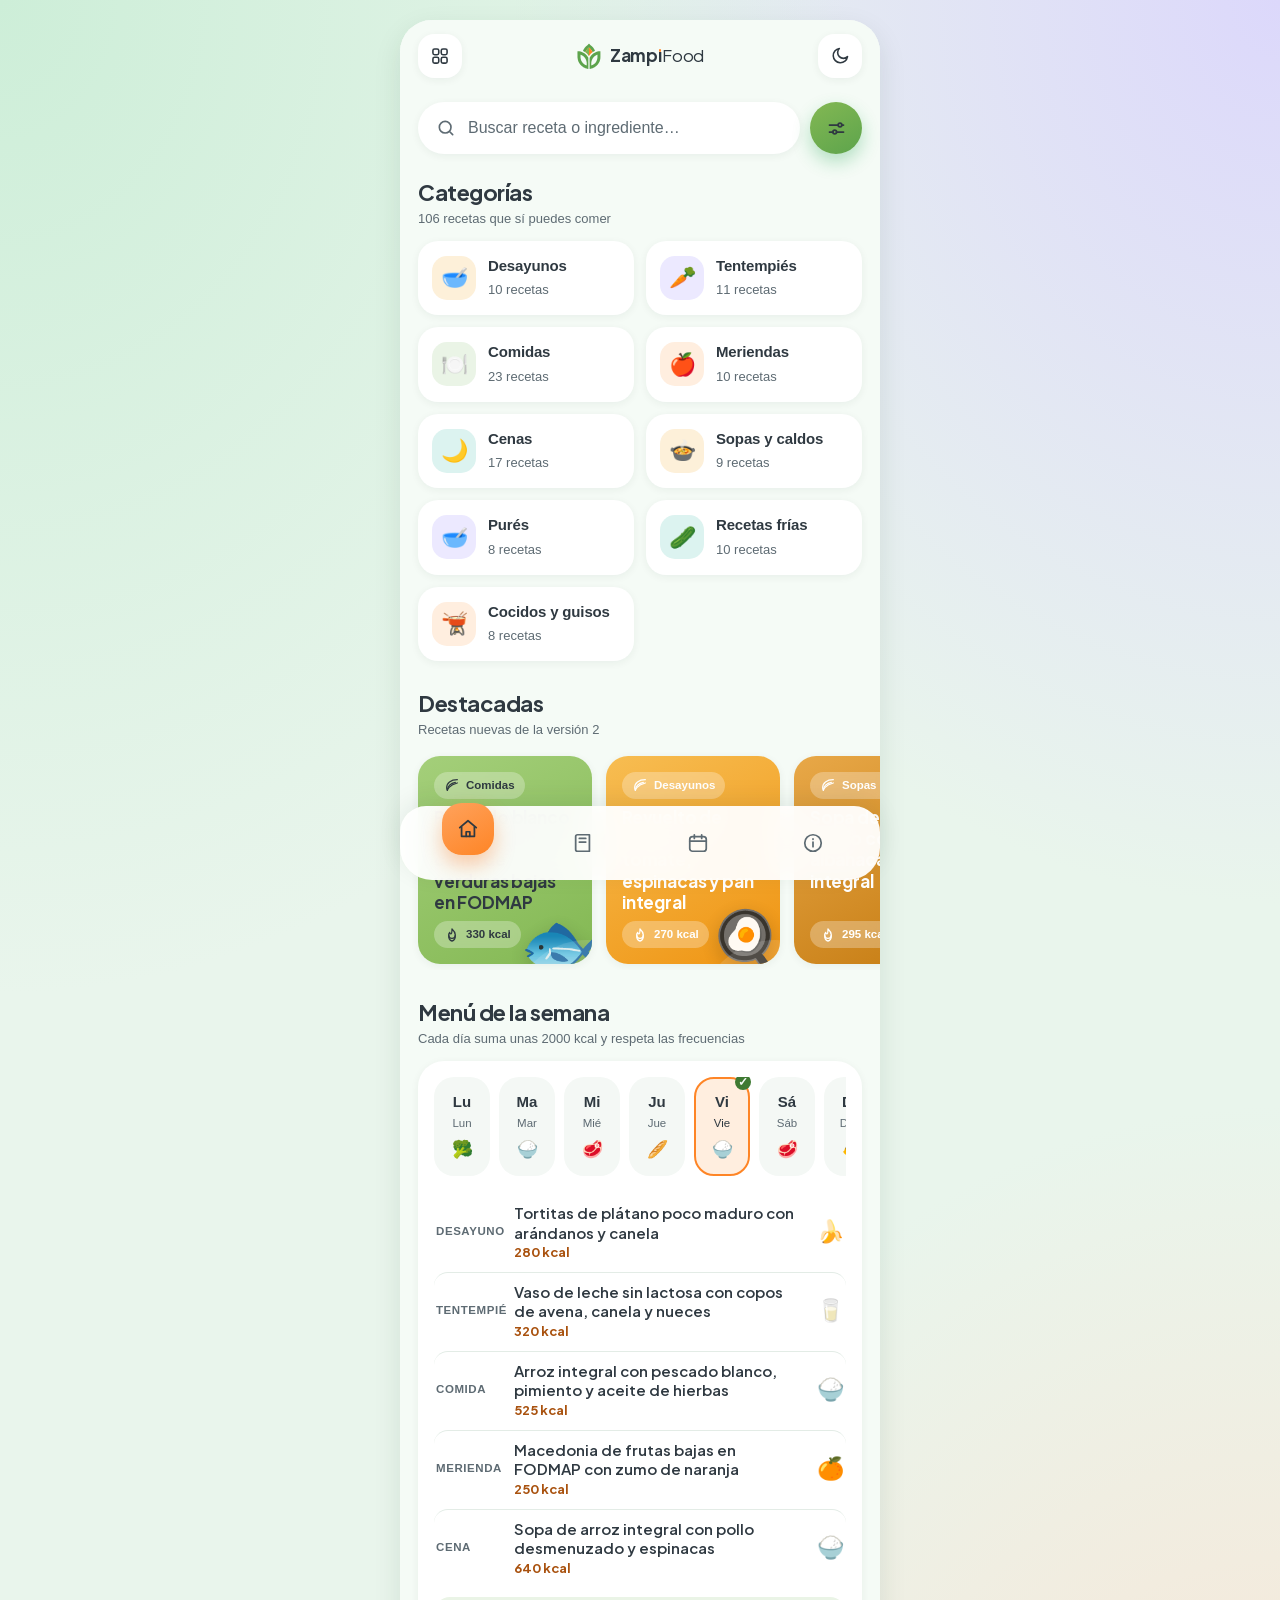
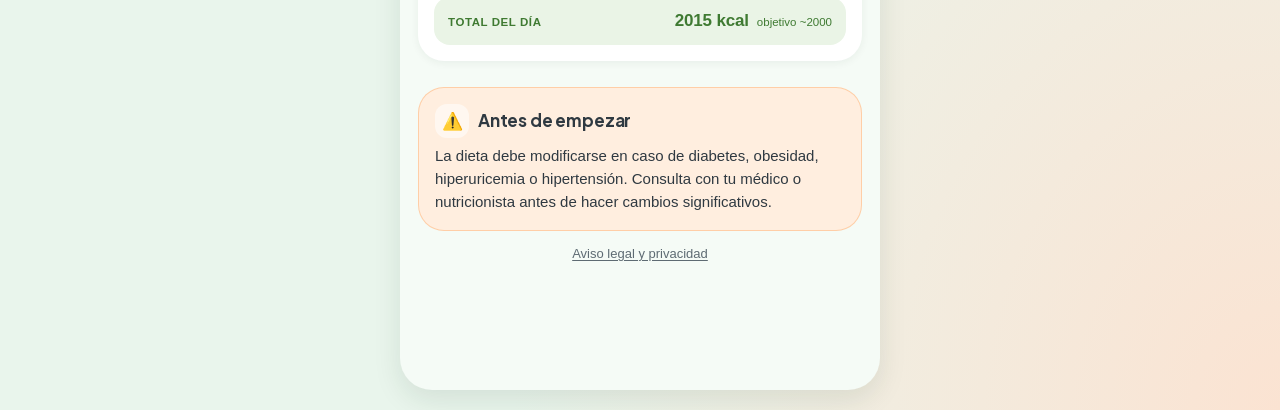
<file: recetario/index.html>
<!DOCTYPE html>
<html lang="es" data-theme="light">
<head>
<meta charset="UTF-8" />
<meta name="viewport" content="width=device-width, initial-scale=1.0, viewport-fit=cover" />
<meta name="theme-color" content="#eaf7ee" />
<title>ZampiFood</title>
<meta name="description" content="Recetas para una dieta baja en FODMAP, basadas en documentación médica. Todo lo que sí puedes comer, organizado por momento del día y con menú semanal." />
<meta property="og:type" content="website" />
<meta property="og:locale" content="es_ES" />
<meta property="og:site_name" content="ZampiFood" />
<meta property="og:title" content="ZampiFood · Todo lo que sí puedes comer" />
<meta property="og:description" content="Recetas para una dieta baja en FODMAP, basadas en documentación médica. Todo lo que sí puedes comer, organizado por momento del día y con menú semanal." />
<meta name="twitter:card" content="summary_large_image" />
<meta name="twitter:title" content="ZampiFood · Todo lo que sí puedes comer" />
<meta name="twitter:description" content="Recetas para una dieta baja en FODMAP, basadas en documentación médica. Todo lo que sí puedes comer, organizado por momento del día y con menú semanal." />
<!-- PENDIENTE: imagen OG 1200×630 y URL definitiva -->
<!-- <meta property="og:url" content="" /> -->
<!-- <meta property="og:image" content="" /> -->
<!-- <meta property="og:image:width" content="1200" /> -->
<!-- <meta property="og:image:height" content="630" /> -->
<!-- <meta property="og:image:alt" content="" /> -->
<!-- <meta name="twitter:image" content="" /> -->
<style>
  /* ---------- fuente ----------
     Plus Jakarta Sans 400/600/700 · Copyright 2020 The Plus Jakarta Sans Project Authors
     (github.com/tokotype/PlusJakartaSans) · SIL Open Font License 1.1.
     Origen: @fontsource/plus-jakarta-sans 5.3.0 (npm), subset con pyftsubset a Latin
     básico + caracteres españoles y ı; incrustada para funcionar sin red. */
  @font-face{font-family:"Plus Jakarta Sans";font-style:normal;font-weight:400;font-display:swap;src:url([data-uri]) format("woff2")}
  @font-face{font-family:"Plus Jakarta Sans";font-style:normal;font-weight:600;font-display:swap;src:url([data-uri]) format("woff2")}
  @font-face{font-family:"Plus Jakarta Sans";font-style:normal;font-weight:700;font-display:swap;src:url([data-uri]) format("woff2")}

  /* ---------- tokens ---------- */
  :root, [data-theme="light"]{
    --green:#5DA44C; --green-2:#83B853; --green-soft:#EAF4E6; --green-ink:#3F7A32;
    --orange:#FE8526; --orange-2:#FFA25C; --orange-soft:#FFEEDF; --orange-ink:#A9520F;
    --purple:#7b6ef6; --purple-soft:#ece9ff; --purple-ink:#5548C8;
    --teal:#0f9d8f; --teal-soft:#dcf3f0; --teal-ink:#0A6B62;
    --amber:#f0a72c; --amber-soft:#fdf0d9; --amber-ink:#8A5A0E;
    --page:#e9f5ec; --app:#f5fbf6; --card:#ffffff; --card-2:#f4f8f5;
    --ink:#2F3941; --ink-2:#5E6B73; --line:#e3ece6;
    --on-brand:#2F3941; /* texto e iconos sobre fondos verde o naranja: nunca blanco */
    --shadow-s:0 2px 8px rgba(16,48,32,.06);
    --shadow-m:0 10px 28px rgba(16,48,32,.10);
    --shadow-l:0 -6px 24px rgba(16,48,32,.08);
    /* escala tipográfica: pantalla, bloque, destacado, texto, secundario, etiqueta */
    --fs-1:28px; --fs-2:22px; --fs-3:17px; --fs-4:15px; --fs-5:13px; --fs-6:11.5px;
    --font-display:"Plus Jakarta Sans",-apple-system,BlinkMacSystemFont,"Segoe UI",Roboto,"Helvetica Neue",sans-serif;
    --r-s:12px; --r-m:18px; --r-l:26px; --r-xl:32px; --r-full:999px;
    --nav-h:74px;
  }
  [data-theme="dark"]{
    --green:#7CC46A; --green-2:#9BD27E; --green-soft:#123522; --green-ink:#7CC46A;
    --orange:#FF9A4D; --orange-2:#FFB477; --orange-soft:#33210f; --orange-ink:#FF9A4D;
    --purple:#9b90ff; --purple-soft:#211f3d; --purple-ink:#9b90ff;
    --teal:#3fbcae; --teal-soft:#12302d; --teal-ink:#3fbcae;
    --amber:#e5b055; --amber-soft:#2e2413; --amber-ink:#e5b055;
    --page:#0e1512; --app:#141b17; --card:#1b241f; --card-2:#212b25;
    --ink:#e8f0ea; --ink-2:#9db0a5; --line:#2b352e;
    --on-brand:#141b17;
    --shadow-s:0 2px 8px rgba(0,0,0,.35);
    --shadow-m:0 10px 28px rgba(0,0,0,.45);
    --shadow-l:0 -6px 24px rgba(0,0,0,.45);
  }
  *,*::before,*::after{box-sizing:border-box}
  html{-webkit-text-size-adjust:100%}
  body{
    margin:0; font-family:-apple-system,BlinkMacSystemFont,"Segoe UI",Roboto,"Helvetica Neue",sans-serif;
    background:var(--page); color:var(--ink); line-height:1.5; -webkit-font-smoothing:antialiased;
  }
  @media (min-width:560px){
    body{background:
      radial-gradient(120% 90% at 0% 0%, #cdeed8 0%, transparent 55%),
      radial-gradient(120% 90% at 100% 0%, #dcd8fb 0%, transparent 50%),
      radial-gradient(120% 90% at 100% 100%, #fbe3d2 0%, transparent 50%),
      var(--page); }
    [data-theme="dark"] body{background:var(--page)}
  }
  button{font:inherit;color:inherit;border:0;background:none;cursor:pointer}
  ul,ol{margin:0;padding:0;list-style:none}
  h1,h2,h3,h4,p{margin:0}
  h1,h2,h3,.plan-row .t,.brand-name{font-family:var(--font-display)}
  .sr{position:absolute;width:1px;height:1px;overflow:hidden;clip:rect(0 0 0 0);white-space:nowrap}

  /* ---------- shell ---------- */
  .app{
    max-width:480px; margin-inline:auto; background:var(--app); min-height:100dvh;
    padding-bottom:calc(var(--nav-h) + env(safe-area-inset-bottom) + 26px); position:relative;
  }
  @media (min-width:560px){
    .app{min-height:calc(100dvh - 40px); margin-block:20px; border-radius:var(--r-xl); box-shadow:var(--shadow-m)}
    .topbar{border-radius:var(--r-xl) var(--r-xl) 0 0}
  }
  .topbar{
    position:sticky; top:0; z-index:30; display:flex; align-items:center; gap:12px;
    padding:calc(env(safe-area-inset-top) + 14px) 18px 12px;
    background:color-mix(in srgb, var(--app) 88%, transparent); backdrop-filter:blur(14px);
  }
  .icon-btn{
    width:44px;height:44px;flex:none;border-radius:16px;background:var(--card);box-shadow:var(--shadow-s);
    display:grid;place-items:center;color:var(--ink);
  }
  .icon-btn:active{transform:scale(.94)}
  .topbar-title{flex:1;text-align:center;font-size:var(--fs-3);font-weight:700;letter-spacing:-.01em}
  .brand{display:flex;align-items:center;justify-content:center;gap:8px;flex:1}
  .brand-mark{width:26px;height:26px}
  .brand-mark svg{display:block;width:100%;height:100%}
  .brand-name{font-weight:400;letter-spacing:-.01em;font-size:var(--fs-3);color:var(--ink)}
  .brand-name b{font-weight:700}
  /* punto naranja de la i del logotipo: se pinta sobre una ı sin punto, con las
     medidas del punto de la i de Plus Jakarta Sans 700 (em desde el área de contenido) */
  .idot{position:relative}
  .idot::after{content:"";position:absolute;top:.293em;left:.049em;width:.131em;height:.14em;border-radius:50%;background:var(--orange)}

  .screen{padding:6px 18px 0;animation:in .22s ease}
  @keyframes in{from{opacity:0;transform:translateY(6px)}to{opacity:1;transform:none}}

  /* ---------- search ---------- */
  .searchbar{display:flex;gap:10px;align-items:center;margin:6px 0 22px}
  .search-field{
    flex:1;display:flex;align-items:center;gap:10px;background:var(--card);border-radius:var(--r-full);
    padding:0 18px;height:52px;box-shadow:var(--shadow-s);color:var(--ink-2);
  }
  .search-field input{flex:1;border:0;background:none;font:inherit;color:var(--ink);outline:none;min-width:0}
  .search-field input::placeholder{color:var(--ink-2)}
  .fab{
    width:52px;height:52px;flex:none;border-radius:var(--r-full);display:grid;place-items:center;color:var(--on-brand);
    background:linear-gradient(150deg,var(--green-2),var(--green)); box-shadow:0 8px 18px rgba(22,163,74,.30);
  }
  .fab[aria-pressed="true"]{background:linear-gradient(150deg,var(--orange-2),var(--orange));box-shadow:0 8px 18px rgba(249,115,22,.32)}
  .fab:active{transform:scale(.94)}

  /* ---------- section ---------- */
  .sec{margin-bottom:26px}
  .sec-head{display:flex;align-items:baseline;justify-content:space-between;gap:12px;margin-bottom:12px}
  .sec-head h2{font-size:var(--fs-2);font-weight:700;letter-spacing:-.02em}
  .sec-head p{font-size:var(--fs-5);color:var(--ink-2)}
  .link{font-size:var(--fs-5);font-weight:700;color:var(--green-ink);flex:none}

  /* ---------- featured carousel ---------- */
  .rail{display:flex;gap:14px;overflow-x:auto;padding:4px 18px 6px;margin:0 -18px;scroll-snap-type:x mandatory;scroll-padding-inline:18px;scrollbar-width:none}
  .rail::-webkit-scrollbar{display:none}
  .feat{
    flex:none;width:174px;min-height:186px;border-radius:22px;padding:16px;color:#fff;position:relative;overflow:hidden;
    display:flex;flex-direction:column;gap:8px;text-align:left;scroll-snap-align:start;box-shadow:var(--shadow-s);
  }
  .feat:active{transform:scale(.97)}
  .feat.ink{color:var(--on-brand)}
  .feat h3{font-size:var(--fs-3);font-weight:700;line-height:1.25;letter-spacing:-.01em}
  .feat .pill{
    display:inline-flex;align-items:center;gap:6px;font-size:var(--fs-6);font-weight:600;position:relative;z-index:1;
    background:rgba(255,255,255,.28);padding:5px 10px;border-radius:var(--r-full);width:fit-content;
    backdrop-filter:blur(3px);
  }
  .feat h3{position:relative;z-index:1}
  .feat .emoji{position:absolute;right:-8px;bottom:-12px;font-size:64px;line-height:1;opacity:.95;filter:drop-shadow(0 6px 10px rgba(0,0,0,.18))}
  .feat::after{content:"";position:absolute;inset:auto -40% -60% auto;width:150px;height:150px;border-radius:50%;background:rgba(255,255,255,.12)}

  /* ---------- planner ---------- */
  .planner{background:var(--card);border-radius:var(--r-l);padding:16px;box-shadow:var(--shadow-s)}
  .days{display:flex;gap:9px;overflow-x:auto;padding-bottom:4px;scrollbar-width:none}
  .days::-webkit-scrollbar{display:none}
  .day{
    flex:none;width:56px;padding:12px 0;border-radius:20px;background:var(--card-2);text-align:center;
    display:grid;gap:2px;justify-items:center;border:2px solid transparent;position:relative;
  }
  .day b{font-size:var(--fs-4);font-weight:800}
  .day small{font-size:var(--fs-6);color:var(--ink-2)}
  .day .dot{font-size:var(--fs-3);margin-top:2px}
  .day[aria-selected="true"]{border-color:var(--orange);background:var(--orange-soft)}
  .day[aria-selected="true"] small{color:var(--ink)}
  .day .today{position:absolute;top:-5px;right:-3px;width:16px;height:16px;border-radius:50%;background:var(--green-ink);color:var(--app);font-size:var(--fs-6);display:grid;place-items:center;font-weight:700}
  .plan-list{margin-top:14px;display:grid;gap:2px}
  .plan-row{display:flex;align-items:center;gap:12px;padding:9px 2px;text-align:left;width:100%;border-radius:14px}
  .plan-row + .plan-row{border-top:1px solid var(--line)}
  .plan-row:active{background:var(--card-2)}
  .plan-row .slot{width:66px;flex:none;font-size:var(--fs-6);font-weight:700;text-transform:uppercase;letter-spacing:.05em;color:var(--ink-2)}
  .plan-row .t{flex:1;font-size:var(--fs-4);font-weight:600;line-height:1.3}
  .plan-row .t em{display:block;font-style:normal;font-size:var(--fs-5);font-weight:700;color:var(--orange-ink);margin-top:2px}
  .plan-row .e{font-size:var(--fs-2)}
  .plan-total{
    display:flex;align-items:baseline;gap:8px;margin-top:10px;padding:11px 14px;border-radius:16px;
    background:var(--green-soft);color:var(--green-ink);
  }
  .plan-total span{flex:1;font-size:var(--fs-6);font-weight:700;text-transform:uppercase;letter-spacing:.05em}
  .plan-total b{font-size:var(--fs-3);font-weight:800;letter-spacing:-.01em}
  .plan-total small{font-size:var(--fs-6)}

  /* ---------- categories ---------- */
  .cats{display:grid;grid-template-columns:repeat(2,1fr);gap:12px}
  .cat{
    display:flex;align-items:center;gap:12px;padding:14px;border-radius:20px;background:var(--card);
    box-shadow:var(--shadow-s);text-align:left;
  }
  .cat:active{transform:scale(.97)}
  .cat .ball{width:44px;height:44px;flex:none;border-radius:15px;display:grid;place-items:center;font-size:var(--fs-2)}
  .cat b{display:block;font-size:var(--fs-4);font-weight:700;letter-spacing:-.01em}
  .cat small{font-size:var(--fs-5);color:var(--ink-2)}

  /* ---------- recipe list ---------- */
  .list{display:grid;gap:12px}
  .item{
    display:flex;align-items:center;gap:13px;background:var(--card);border-radius:20px;padding:13px;
    box-shadow:var(--shadow-s);text-align:left;width:100%;
  }
  .item:active{transform:scale(.98)}
  .thumb{width:60px;height:60px;flex:none;border-radius:17px;display:grid;place-items:center;font-size:var(--fs-1)}
  .item .body{flex:1;min-width:0}
  .item h3{font-size:var(--fs-3);font-weight:700;line-height:1.3;letter-spacing:-.01em}
  .item .meta{display:flex;align-items:center;gap:10px;margin-top:5px;font-size:var(--fs-5);color:var(--ink-2);flex-wrap:wrap}
  .item .meta i{font-style:normal;display:inline-flex;align-items:center;gap:4px}
  .item .meta .kcal{color:var(--orange-ink);font-weight:700}
  .badge-new{font-size:var(--fs-6);font-weight:800;text-transform:uppercase;letter-spacing:.06em;color:var(--on-brand);background:var(--orange);padding:3px 7px;border-radius:var(--r-full)}
  .item .chev{width:26px;height:26px;flex:none;display:grid;place-items:center;color:var(--ink-2);opacity:.55}

  .chips{display:flex;gap:8px;overflow-x:auto;margin:0 -18px 18px;padding:0 18px 2px;scrollbar-width:none}
  .chips::-webkit-scrollbar{display:none}
  .chip{flex:none;padding:9px 15px;border-radius:var(--r-full);background:var(--card);font-size:var(--fs-6);font-weight:600;box-shadow:var(--shadow-s);color:var(--ink-2)}
  .chip[aria-pressed="true"]{background:linear-gradient(150deg,color-mix(in srgb,var(--green-2) 60%,#fff),var(--green-2));color:var(--on-brand);box-shadow:0 6px 14px rgba(22,163,74,.28)}

  /* ---------- detail ---------- */
  .hero{
    height:196px;border-radius:26px;display:grid;place-items:center;position:relative;overflow:hidden;
    box-shadow:var(--shadow-s);margin-bottom:16px;
  }
  .hero .emoji{font-size:96px;filter:drop-shadow(0 10px 16px rgba(0,0,0,.20))}
  .hero::after{content:"";position:absolute;width:230px;height:230px;border-radius:50%;background:rgba(255,255,255,.16);right:-70px;top:-80px}
  .hero .tagline{position:absolute;left:16px;bottom:14px;color:#fff;font-size:var(--fs-6);font-weight:700;letter-spacing:.06em;text-transform:uppercase;background:rgba(0,0,0,.16);padding:6px 12px;border-radius:var(--r-full);backdrop-filter:blur(4px)}
  .hero.ink .tagline{color:var(--on-brand);background:rgba(255,255,255,.45)}
  .detail h1{font-size:var(--fs-1);font-weight:700;letter-spacing:-.025em;line-height:1.22}
  .stats{display:flex;gap:18px;flex-wrap:wrap;margin:12px 0 6px;padding-bottom:16px;border-bottom:1px solid var(--line)}
  .stat{display:flex;align-items:center;gap:7px;font-size:var(--fs-5);font-weight:600;color:var(--ink-2)}
  .stat svg{color:var(--orange-ink)}
  .stat-kcal{color:var(--orange-ink);font-weight:800}
  .kcal-nota{font-size:var(--fs-5);line-height:1.5;color:var(--ink-2);margin-top:12px}
  .block-title{font-size:var(--fs-2);font-weight:700;letter-spacing:-.02em;margin:20px 0 10px}
  .ing{display:flex;align-items:center;gap:12px;padding:11px 0;border-bottom:1px solid var(--line)}
  .ing .dotimg{width:38px;height:38px;flex:none;border-radius:13px;display:grid;place-items:center;font-size:var(--fs-3)}
  .ing span{font-size:var(--fs-4);font-weight:600}
  .steps{display:grid;gap:12px;counter-reset:s}
  .step{display:flex;gap:12px;align-items:flex-start}
  .step .n{
    width:27px;height:27px;flex:none;border-radius:50%;display:grid;place-items:center;font-size:var(--fs-5);font-weight:800;
    background:var(--green-soft);color:var(--green-ink);margin-top:1px;
  }
  .step p{font-size:var(--fs-4);line-height:1.55}

  .detail-foot{
    display:flex;align-items:center;gap:12px;width:100%;margin:24px 0 6px;padding:15px 16px;
    background:var(--card);border-radius:var(--r-l);box-shadow:var(--shadow-s);text-align:left;
  }
  .detail-foot:active{transform:scale(.98)}
  .detail-foot .txt{flex:1}
  .detail-foot small{display:block;font-size:var(--fs-6);color:var(--ink-2)}
  .detail-foot b{font-size:var(--fs-4);font-weight:800;letter-spacing:-.01em}
  .detail-foot .go{width:34px;height:34px;flex:none;border-radius:50%;display:grid;place-items:center;color:#fff}
  .detail-foot .go.ink{color:var(--on-brand)}

  /* ---------- cards / notes ---------- */
  .card{background:var(--card);border-radius:var(--r-l);padding:16px;box-shadow:var(--shadow-s)}
  .card + .card{margin-top:12px}
  .card h3{font-size:var(--fs-3);font-weight:700;letter-spacing:-.01em;display:flex;align-items:center;gap:9px;margin-bottom:6px}
  .card h3 .ball{width:34px;height:34px;border-radius:12px;display:grid;place-items:center;font-size:var(--fs-3);flex:none}
  .card p{font-size:var(--fs-4);color:var(--ink-2);line-height:1.55}
  .card em{font-style:normal;font-weight:700;color:var(--orange-ink)}
  .card strong{color:var(--ink)}
  .card a{color:var(--green-ink);font-weight:700;text-underline-offset:2px}
  .warn{background:var(--orange-soft);box-shadow:none;border:1px solid color-mix(in srgb,var(--orange) 30%,transparent)}
  .warn p{color:var(--ink)}
  .legal-link{display:block;margin:12px auto 0;font-size:var(--fs-5);color:var(--ink-2);text-decoration:underline;text-underline-offset:2px}
  .empty{text-align:center;padding:56px 20px;color:var(--ink-2)}
  .empty .big{font-size:52px;margin-bottom:10px}
  .empty p{font-size:var(--fs-4);max-width:260px;margin-inline:auto}

  /* ---------- bottom nav ---------- */
  .nav{
    position:fixed;bottom:0;left:0;right:0;z-index:40;max-width:480px;margin-inline:auto;
    height:calc(var(--nav-h) + env(safe-area-inset-bottom));padding-bottom:env(safe-area-inset-bottom);
    background:color-mix(in srgb, var(--card) 94%, transparent);backdrop-filter:blur(16px);
    border-radius:26px 26px 0 0;box-shadow:var(--shadow-l);
    display:flex;align-items:center;justify-content:space-around;padding-inline:10px;
  }
  @media (min-width:560px){.nav{border-radius:26px 26px var(--r-xl) var(--r-xl);bottom:20px;max-width:480px}}
  .nav button{
    width:52px;height:52px;border-radius:20px;display:grid;place-items:center;color:var(--ink-2);position:relative;
    transition:transform .18s ease,background .18s ease,color .18s ease;
  }
  .nav button[aria-current="page"]{
    background:linear-gradient(150deg,var(--orange-2),var(--orange));color:var(--on-brand);
    transform:translateY(-14px);box-shadow:0 10px 20px rgba(249,115,22,.34);
  }
  .nav button:active{transform:scale(.94)}
  .nav button[aria-current="page"]:active{transform:translateY(-14px) scale(.94)}
</style>
</head>
<body>
<div class="app">
  <header class="topbar" id="topbar"></header>
  <main id="screen" class="screen"></main>
</div>
<nav class="nav" id="nav" aria-label="Navegación principal"></nav>

<script>

/* ============================ DATOS ============================ */
const CATS = {
  desayunos:{label:"Desayunos", emoji:"🥣", color:"var(--amber)", text:"var(--amber-ink)",  soft:"var(--amber-soft)",  grad:"linear-gradient(150deg,#f7bd52,#ef9412)", desc:"Para empezar el día"},
  tentempies:{label:"Tentempiés", emoji:"🥕", color:"var(--purple)", text:"var(--purple-ink)", soft:"var(--purple-soft)", grad:"linear-gradient(150deg,#8f84f8,#6a5cf0)", desc:"Bocados rápidos"},
  comidas:{label:"Comidas", emoji:"🍽️", color:"var(--green-ink)", text:"var(--green-ink)", soft:"var(--green-soft)", grad:"linear-gradient(150deg,#A4CF7A,#83B853)", ink:true, desc:"Platos principales"},
  meriendas:{label:"Meriendas", emoji:"🍎", color:"var(--orange-ink)", text:"var(--orange-ink)", soft:"var(--orange-soft)", grad:"linear-gradient(150deg,#FFB477,#FE8526)", ink:true, desc:"Dulces y cremosas"},
  cenas:{label:"Cenas", emoji:"🌙", color:"var(--teal)", text:"var(--teal-ink)", soft:"var(--teal-soft)", grad:"linear-gradient(150deg,#2bb9aa,#0d8d80)", desc:"Ligeras para la noche"},
  sopas:{label:"Sopas y caldos", emoji:"🍲", color:"var(--amber)", text:"var(--amber-ink)", soft:"var(--amber-soft)", grad:"linear-gradient(150deg,#e8a848,#c47a10)", desc:"Reconfortantes y calientes"},
  pures:{label:"Purés", emoji:"🥣", color:"var(--purple)", text:"var(--purple-ink)", soft:"var(--purple-soft)", grad:"linear-gradient(150deg,#a899f9,#7b6ef6)", desc:"Cremosos y suaves"},
  frias:{label:"Recetas frías", emoji:"🥒", color:"var(--teal)", text:"var(--teal-ink)", soft:"var(--teal-soft)", grad:"linear-gradient(150deg,#4ec9bc,#0f9d8f)", desc:"Frescas y ligeras"},
  guisos:{label:"Cocidos y guisos", emoji:"🫕", color:"var(--orange-ink)", text:"var(--orange-ink)", soft:"var(--orange-soft)", grad:"linear-gradient(150deg,#FF9433,#FE8526)", ink:true, desc:"Platos de cuchara"}
};

const R = [
/* ---- DESAYUNOS ---- */
{id:"de1",cat:"desayunos",n:1,kcal:310,e:"🍞",t:"Tostadas integrales con tomate, nueces y aceite de oliva",
 ing:["Pan integral","Tomate maduro","Nueces","Aceite de oliva virgen","Orégano, pimienta y sal con moderación"],
 prep:["Tuesta el pan hasta que quede firme.","Ralla el tomate y escúrrelo un poco para que no empape el pan.","Extiéndelo sobre las tostadas y riega con un hilo de aceite de oliva.","Termina con nueces picadas, orégano y pimienta."]},
{id:"de2",cat:"desayunos",n:2,kcal:270,e:"🥛",t:"Bol cremoso de yogur desnatado con fresas, arándanos y pipas",
 ing:["Yogur descremado sin lactosa","Fresas frescas","Arándanos","Pipas de girasol sin sal","Plátano poco maduro"],
 prep:["Coloca el yogur en un cuenco.","Trocea las fresas y el plátano en rodajas finas.","Añade los arándanos y termina con pipas para dar contraste.","Deja reposar unos minutos antes de servir."]},
{id:"de3",cat:"desayunos",n:3,kcal:230,e:"🧀",t:"Pan integral tibio con queso light, fresas y pimienta",
 ing:["Pan integral","Queso light","Fresas frescas","Pimienta"],
 prep:["Tuesta ligeramente el pan para que conserve el centro tierno.","Extiende el queso light sobre la superficie caliente.","Añade las fresas troceadas finas.","Remata con un toque de pimienta."]},
{id:"de4",cat:"desayunos",n:4,kcal:390,e:"🥣",t:"Gachas espesas de avena con leche sin lactosa y arándanos",
 ing:["Copos de avena","Leche desnatada sin lactosa","Arándanos","Nueces"],
 prep:["Calienta la leche sin lactosa y añade los copos de avena hasta obtener una textura espesa.","Trocea las nueces.","Sirve las gachas y reparte los arándanos y las nueces por encima.","Deja reposar un minuto para que tome cuerpo."]},
{id:"de5",cat:"desayunos",n:5,kcal:250,e:"🍮",t:"Parfait de yogur con nueces, fresas y arándanos",
 ing:["Yogur descremado sin lactosa","Nueces","Fresas frescas","Arándanos"],
 prep:["Coloca una base de yogur en un vaso.","Añade una capa de nueces y fresas troceadas.","Repite otra capa de yogur y termina con arándanos.","Sirve frío para una textura más definida."]},
{id:"de6",cat:"desayunos",n:6,kcal:360,e:"🥜",t:"Tostada integral con crema de nueces, plátano y canela",
 ing:["Pan integral","Nueces trituradas hasta formar crema","Plátano poco maduro","Canela","Zumo de limón, unas gotas"],
 prep:["Tritura las nueces hasta obtener una crema espesa; añade unas gotas de limón para que ligue.","Tuesta el pan integral.","Extiende la crema de nueces sobre el pan aún caliente.","Corta el plátano en rodajas finas, colócalas encima y espolvorea canela."]},
{id:"de7",cat:"desayunos",n:7,kcal:270,e:"🍳",nuevo:true,t:"Revuelto de claras con tomate, espinacas y pan integral",
 ing:["Claras de huevo (2–3)","Tomate fresco","Espinacas frescas","Pan integral","Aceite de oliva, unas gotas","Hierbas y pimienta"],
 prep:["Calienta unas gotas de aceite de oliva en una sartén antiadherente.","Saltea las espinacas brevemente y añade el tomate troceado.","Incorpora las claras y remueve suavemente hasta que cuajen.","Sirve sobre pan integral tostado con hierbas y pimienta."]},
{id:"de8",cat:"desayunos",n:8,kcal:350,e:"🥝",nuevo:true,t:"Bol de yogur desnatado con kiwi, fresas y pipas",
 ing:["Yogur descremado sin lactosa","Kiwi verde","Fresas frescas","Naranja (gajos)","Pipas de girasol sin sal","Nueces"],
 prep:["Sirve el yogur en un cuenco amplio.","Pela y trocea el kiwi, las fresas y los gajos de naranja.","Reparte la fruta fresca sobre el yogur.","Termina con pipas y nueces picadas."]},
{id:"de9",cat:"desayunos",n:9,kcal:280,e:"🍌",nuevo:true,t:"Tortitas de plátano poco maduro con arándanos y canela",
 ing:["Plátano poco maduro (1)","Claras de huevo (2)","Copos de avena (2 cucharadas)","Arándanos","Canela","Aceite de oliva, unas gotas"],
 prep:["Machaca el plátano y mezcla con las claras y los copos de avena hasta hacer una masa.","Calienta una sartén antiadherente con unas gotas de aceite.","Vierte porciones pequeñas y cocina a fuego medio hasta dorar por ambos lados.","Sirve con arándanos por encima y un toque de canela."]},
{id:"de10",cat:"desayunos",n:10,kcal:190,e:"🥤",nuevo:true,t:"Smoothie de kiwi, piña y espinacas",
 ing:["Kiwi verde (1)","Piña fresca (2 rodajas)","Espinacas frescas (un puñado)","Leche sin lactosa o agua de coco","Zumo de limón"],
 prep:["Pela el kiwi y trocea la piña.","Añade todo a la batidora junto con las espinacas, la leche sin lactosa y unas gotas de limón.","Bate hasta obtener una textura suave.","Sirve frío al momento."]},

/* ---- TENTEMPIÉS ---- */
{id:"te1",cat:"tentempies",n:1,kcal:220,e:"🥪",t:"Mini sándwich integral de salmón ahumado y mostaza",
 ing:["Pan integral","Salmón ahumado","Mostaza","Hierbas"],
 prep:["Corta el pan en porciones pequeñas.","Unta una capa fina de mostaza.","Coloca el salmón doblado y termina con hierbas.","Cierra o sirve abierto."]},
{id:"te2",cat:"tentempies",n:2,kcal:320,e:"🥛",t:"Vaso de leche sin lactosa con copos de avena, canela y nueces",
 ing:["Leche desnatada sin lactosa","Copos de avena","Nueces","Canela"],
 prep:["Sirve la leche fría o templada en un vaso amplio.","Añade los copos de avena y remueve.","Deja reposar cinco minutos para que la avena se ablande.","Termina con nueces picadas y un toque de canela."]},
{id:"te3",cat:"tentempies",n:3,kcal:140,e:"🐟",t:"Rollitos de salmón ahumado con pepino y eneldo",
 ing:["Salmón ahumado","Pepino en bastones finos","Eneldo fresco","Zumo de limón","Pimienta"],
 prep:["Extiende las lonchas de salmón.","Coloca un par de bastones de pepino en cada una.","Añade eneldo, pimienta y unas gotas de limón.","Enrolla con cuidado y sirve frío."]},
{id:"te4",cat:"tentempies",n:4,kcal:305,e:"🥣",t:"Yogur sin lactosa con copos de avena, arándanos y nueces",
 ing:["Yogur descremado sin lactosa","Copos de avena","Arándanos","Nueces","Canela, opcional"],
 prep:["Mezcla el yogur con los copos de avena en un cuenco.","Deja reposar unos minutos para que la avena se hidrate.","Reparte los arándanos por encima.","Termina con nueces picadas y, si quieres, un toque de canela."]},
{id:"te5",cat:"tentempies",n:5,kcal:235,e:"🧀",t:"Tacos de queso descremado con plátano y pipas",
 ing:["Queso descremado","Plátano poco maduro","Pipas de girasol sin sal"],
 prep:["Corta el queso en porciones pequeñas.","Coloca encima rodajas finas de plátano poco maduro.","Termina con pipas para dar un punto crujiente.","Sírvelo como bocado frío."]},
{id:"te6",cat:"tentempies",n:6,kcal:270,e:"🥫",t:"Pan integral con atún templado y pimienta",
 ing:["Pan integral","Atún en lata","Aceite de oliva","Pimienta","Hierbas"],
 prep:["Tuesta el pan.","Templa ligeramente el atún con unas gotas de aceite.","Reparte sobre el pan y añade pimienta y hierbas.","Sirve de inmediato."]},
{id:"te7",cat:"tentempies",n:7,kcal:120,e:"🥕",nuevo:true,t:"Bastones de zanahoria y pepino con queso light y hierbas",
 ing:["Zanahoria","Pepino","Queso light","Hierbas","Pimienta"],
 prep:["Pela y corta la zanahoria y el pepino en bastones finos.","Mezcla el queso light con hierbas y pimienta hasta formar una crema.","Usa la crema como dip para los bastones.","Sirve frío como picoteo ligero."]},
{id:"te8",cat:"tentempies",n:8,kcal:190,e:"🥝",nuevo:true,t:"Fruta fresca de temporada con nueces",
 ing:["Kiwi, fresas o naranja","Nueces","Pipas de girasol sin sal, opcional"],
 prep:["Lava y trocea la fruta en porciones cómodas.","Acompaña con un puñado pequeño de nueces.","Añade pipas si deseas más variedad de textura.","Ideal para llevar fuera de casa."]},
{id:"te9",cat:"tentempies",n:9,kcal:155,e:"🍅",nuevo:true,t:"Brochetas de tomate cherry, aceitunas y queso light",
 ing:["Tomates cherry","Aceitunas verdes o negras","Queso light en dados","Hierbas secas (orégano)","Aceite de oliva, unas gotas"],
 prep:["Ensarta en palillos alternando tomate cherry, aceituna y dado de queso.","Aliña ligeramente con aceite de oliva y orégano.","Sirve frío como picoteo rápido.","Ideal como tentempié para llevar."]},
{id:"te10",cat:"tentempies",n:10,kcal:140,e:"🥒",nuevo:true,t:"Rollitos de pepino rellenos de atún y hierbas",
 ing:["Pepino grande","Atún en lata","Zumo de limón","Aceite de oliva, unas gotas","Pimienta","Hierbas frescas (perejil, eneldo)"],
 prep:["Corta el pepino en láminas finas con un pelador o mandolina.","Mezcla el atún escurrido con limón, unas gotas de aceite, pimienta y hierbas.","Coloca una cucharadita de relleno en cada lámina de pepino.","Enrolla y sirve frío, sujeto con un palillo si es necesario."]},

{id:"te11",cat:"tentempies",n:11,kcal:100,e:"🍟",nuevo:true,t:"Chips de calabacín al horno con pimentón y orégano",
 ing:["Calabacín (2)","Aceite de oliva","Pimentón dulce","Orégano seco","Pimienta y sal con moderación"],
 prep:["Precalienta el horno a 220 °C y forra dos bandejas con papel de horno.","Corta el calabacín en rodajas muy finas, de dos o tres milímetros, con mandolina o cuchillo afilado.","Sala las rodajas, déjalas reposar diez minutos y sécalas a fondo con papel de cocina.","Mézclalas con unas gotas de aceite, el pimentón y el orégano y extiéndelas en una sola capa sin superponerlas.","Hornea 18–22 minutos dando la vuelta a mitad de cocción y deja enfriar sobre una rejilla: al enfriarse quedan crujientes."]},
/* ---- COMIDAS ---- */
{id:"co1",cat:"comidas",n:1,kcal:480,e:"🍚",t:"Arroz integral meloso con atún, tomate y hierbas",
 ing:["Arroz integral","Atún en lata","Tomate fresco","Tallo verde de cebolleta","Aceite de oliva","Hierbas y pimienta"],
 prep:["Cuece el arroz integral con algo más de agua de lo habitual para que quede meloso.","Calienta un poco de aceite con el tallo verde de cebolleta picado.","Añade el tomate troceado y cocina unos minutos hasta que se deshaga.","Incorpora el atún y mezcla con el arroz sin escurrir del todo el caldo.","Termina con pimienta y hierbas frescas."]},
{id:"co2",cat:"comidas",n:2,kcal:490,e:"🍝",t:"Pasta templada con salmón ahumado, mostaza y espinacas",
 ing:["Pasta sin gluten o de espelta","Salmón ahumado","Espinacas frescas","Mostaza","Aceite de oliva","Zumo de limón","Hierbas y pimienta"],
 prep:["Hierve la pasta y resérvala con un poco de agua de cocción.","Saltea las espinacas brevemente con unas gotas de aceite.","Bate la mostaza con el aceite, el limón y un poco del agua de cocción hasta emulsionar.","Integra la pasta con la salsa y las espinacas.","Añade el salmón al final para mantener la textura."]},
{id:"co3",cat:"comidas",n:3,kcal:525,e:"🍚",t:"Arroz integral con pescado blanco, pimiento y aceite de hierbas",
 ing:["Arroz integral","Pescado blanco","Pimiento rojo o verde","Aceite de oliva infusionado con hierbas","Zumo de limón","Pimienta y sal con moderación"],
 prep:["Cuece el arroz integral hasta dejarlo casi en su punto.","Saltea el pimiento troceado con el aceite de hierbas.","Añade el pescado blanco en tacos y cocínalo dos o tres minutos por cada lado.","Une el arroz y deja unos minutos para que absorba los aromas.","Sirve con unas gotas de limón, pimienta y hierbas frescas."]},
{id:"co4",cat:"comidas",n:4,kcal:610,e:"🦃",t:"Pavo a la plancha con ensalada templada de pasta, mostaza y hierbas",
 ing:["Pavo (máx. 200 g)","Pasta","Lechuga y tomate","Mostaza","Aceite de oliva","Hierbas y pimienta"],
 prep:["Cocina la pasta, escúrrela y déjala templar.","Haz el pavo a la plancha con poco aceite.","Mezcla la pasta con lechuga troceada, tomate, mostaza, aceite y hierbas.","Sirve el pavo fileteado sobre la ensalada de pasta."]},
{id:"co5",cat:"comidas",n:5,kcal:700,e:"🍗",t:"Pollo a la plancha con arroz integral y calabacín salteado",
 ing:["Pollo (máx. 200 g)","Arroz integral","Calabacín","Aceite de oliva","Hierbas, pimienta y mostaza"],
 prep:["Cuece el arroz integral hasta que quede suelto.","Corta el calabacín en rodajas finas y saltéalo con unas gotas de aceite.","Haz el pollo a la plancha con poco aceite.","Mezcla el arroz con hierbas, pimienta y una mínima cantidad de mostaza.","Sirve el pollo fileteado sobre el arroz con el calabacín al lado."]},
{id:"co6",cat:"comidas",n:6,kcal:590,e:"🥕",t:"Conejo dorado con patata, judías verdes y hierbas",
 ing:["Conejo (máx. 200 g)","Patata","Judías verdes","Aceite de oliva","Hierbas y pimienta"],
 prep:["Dora el conejo a la plancha o a la brasa con una capa ligera de aceite.","Cuece las judías verdes al vapor o hervidas.","Cuece la patata aparte y córtala en rodajas.","Condimenta todo con hierbas y pimienta.","Emplata las judías y la patata como base y el conejo por encima."]},
{id:"co7",cat:"comidas",n:7,kcal:550,e:"🍅",t:"Pasta con atún, tomate fresco, aceitunas y albahaca",
 ing:["Pasta","Atún en lata","Tomate fresco","Aceitunas verdes o negras","Albahaca fresca","Aceite de oliva y pimienta"],
 prep:["Cuece la pasta y reserva un poco de agua.","Calienta aceite de oliva y añade el tomate troceado.","Incorpora el atún, las aceitunas y después la pasta.","Liga con un poco del agua de cocción y termina con albahaca y pimienta."]},
{id:"co8",cat:"comidas",n:8,kcal:430,e:"🐠",t:"Pescado azul a la plancha con ensalada fresca y mostaza",
 ing:["Pescado azul (sardina, trucha, caballa…)","Lechuga","Tomate","Pepino","Aceite de oliva","Mostaza, hierbas y pimienta"],
 prep:["Haz el pescado azul a la plancha con poco aceite.","Prepara una ensalada con lechuga, tomate y pepino.","Aliña la ensalada con aceite de oliva, mostaza, hierbas y pimienta.","Sirve el pescado junto a la ensalada."]},
{id:"co9",cat:"comidas",n:9,kcal:470,e:"🌶️",t:"Pescado blanco con patata, pimiento y mayonesa sin ajo",
 ing:["Pescado blanco","Patata","Pimiento rojo","Mayonesa sin ajo, poca cantidad","Hierbas, pimienta y aceite de oliva"],
 prep:["Haz el pescado blanco a la plancha con muy poco aceite.","Cuece la patata y saltea el pimiento troceado como guarnición.","Añade una pequeña cantidad de mayonesa sin ajo para dar intensidad.","Termina con hierbas y pimienta."]},
{id:"co10",cat:"comidas",n:10,kcal:560,e:"🥖",t:"Pan tostado con conejo desmenuzado, lechuga y mostaza ligera",
 ing:["Conejo (máx. 200 g)","Pan integral","Lechuga","Tomate","Mostaza","Aceite de oliva y hierbas"],
 prep:["Cocina el conejo y desmenúzalo en trozos pequeños.","Tuesta el pan integral.","Mezcla el conejo con una pequeña cantidad de mostaza y hierbas.","Sirve la mezcla sobre el pan con lechuga y rodajas de tomate."]},
{id:"co11",cat:"comidas",n:11,kcal:160,e:"🍳",nuevo:true,t:"Tortilla de claras con calabacín, cebolleta y hierbas",
 ing:["Claras de huevo (3–4)","Calabacín","Tallo verde de cebolleta","Aceite de oliva, unas gotas","Perejil y pimienta"],
 prep:["Corta el calabacín y el tallo verde de cebolleta en trozos pequeños y saltéalos con unas gotas de aceite.","Bate las claras con perejil picado y pimienta.","Vierte las claras sobre las verduras y cocina a fuego medio.","Cuando cuaje, dobla la tortilla y sirve.","Acompaña con pan integral tostado o ensalada."]},
{id:"co12",cat:"comidas",n:12,kcal:520,e:"🥗",nuevo:true,t:"Ensalada completa de pasta con atún, tomate, pepino y aceitunas",
 ing:["Pasta","Atún en lata","Tomate","Pepino","Tallo verde de cebolleta","Aceite de oliva","Hierbas y pimienta"],
 prep:["Cuece la pasta y déjala enfriar.","Trocea el tomate, pepino y el tallo verde de cebolleta.","Mezcla todo con el atún escurrido.","Aliña con aceite de oliva, hierbas y pimienta.","Sirve frío como plato único."]},
{id:"co13",cat:"comidas",n:13,kcal:330,e:"🐟",nuevo:true,t:"Pescado blanco al horno con cama de verduras bajas en FODMAP",
 ing:["Pescado blanco","Calabacín","Pimiento rojo","Tallo verde de cebolleta","Tomate","Aceite de oliva","Hierbas, pimienta y sal con moderación"],
 prep:["Corta todas las verduras en rodajas o tiras y distribúyelas en una fuente de horno.","Aliña las verduras con unas gotas de aceite, hierbas y pimienta.","Coloca el pescado encima.","Hornea a 180 °C unos 20–25 minutos hasta que el pescado esté en su punto.","Sirve directamente de la fuente."]},
{id:"co14",cat:"comidas",n:14,kcal:430,e:"🥬",nuevo:true,t:"Revuelto de claras con salmón ahumado, espinacas y arroz integral",
 ing:["Claras de huevo (3)","Salmón ahumado","Espinacas frescas","Arroz integral","Aceite de oliva, unas gotas","Pimienta y hierbas"],
 prep:["Cuece el arroz integral y resérvalo.","Saltea las espinacas brevemente con unas gotas de aceite.","Añade las claras y remueve hasta que cuajen.","Incorpora el salmón ahumado en tiras al final, fuera del fuego.","Sirve el revuelto sobre el arroz con pimienta y hierbas."]},
{id:"co15",cat:"comidas",n:15,kcal:420,e:"🍆",nuevo:true,t:"Berenjenas rellenas de arroz integral, tomate y queso light",
 ing:["Berenjenas (2)","Arroz integral cocido","Tomate fresco","Queso light rallado","Aceite de oliva","Hierbas, pimienta y sal con moderación"],
 prep:["Corta las berenjenas por la mitad y vacía parte de la pulpa.","Mezcla la pulpa troceada con arroz integral cocido, tomate picado y hierbas.","Rellena las berenjenas con la mezcla.","Cubre con queso light rallado y hornea a 180 °C unos 20 minutos.","Sirve caliente con un hilo de aceite de oliva."]},
{id:"co16",cat:"comidas",n:16,kcal:740,e:"🥦",nuevo:true,t:"Salteado de pollo con brócoli, zanahoria y arroz integral",
 ing:["Pollo (máx. 200 g)","Brócoli","Zanahoria","Arroz integral","Aceite de oliva","Jengibre fresco rallado","Pimienta y hierbas"],
 prep:["Cuece el arroz integral y resérvalo.","Corta el pollo en tiras y saltéalo con unas gotas de aceite y jengibre rallado.","Añade el brócoli en ramilletes y la zanahoria en rodajas finas.","Cocina a fuego fuerte 4–5 minutos removiendo.","Sirve sobre el arroz con pimienta y hierbas."]},
{id:"co17",cat:"comidas",n:17,kcal:470,e:"🍝",nuevo:true,t:"Pasta con berenjenas, tomate y aceitunas",
 ing:["Pasta","Berenjena","Tomate fresco","Aceitunas negras","Aceite de oliva","Albahaca fresca y pimienta"],
 prep:["Cuece la pasta al dente.","Corta la berenjena en dados y saltéala con aceite hasta que esté dorada.","Añade el tomate troceado y las aceitunas.","Mezcla con la pasta y termina con albahaca fresca y pimienta."]},
{id:"co18",cat:"comidas",n:18,kcal:340,e:"🍠",nuevo:true,t:"Boniato asado relleno de atún, pimiento y hierbas",
 ing:["Boniato (1 mediano)","Atún en lata","Pimiento rojo","Aceite de oliva","Zumo de limón","Hierbas y pimienta"],
 prep:["Asa el boniato entero al horno a 200 °C durante 45 minutos.","Ábrelo por la mitad y ahueca ligeramente la pulpa.","Mezcla el atún con el pimiento picado, unas gotas de aceite, limón y hierbas.","Rellena el boniato con la mezcla y termina con pimienta."]},

{id:"co19",cat:"comidas",n:19,kcal:220,e:"🥫",nuevo:true,t:"Calabacines rellenos de atún y tomate al horno",
 ing:["Calabacín (3 medianos)","Atún en lata al natural","Tomate maduro (2)","Tallo verde de cebolleta (2)","Aceite de oliva","Orégano","Pimienta y sal con moderación"],
 prep:["Precalienta el horno a 190 °C. Corta los calabacines por la mitad a lo largo y vacía la pulpa dejando medio centímetro de borde.","Salpimienta las barquitas y hornéalas diez minutos para que se ablanden.","Pica la pulpa reservada, el tomate y el tallo verde de cebolleta y rehógalo todo con aceite de oliva cinco minutos.","Escurre el atún, mézclalo con el sofrito y añade orégano, pimienta y sal.","Rellena las barquitas y hornea 15–18 minutos más, hasta que estén doradas."]},
{id:"co20",cat:"comidas",n:20,kcal:210,e:"🍝",nuevo:true,t:"Espirales de calabacín con salsa de tomate fresco y albahaca",
 ing:["Calabacín (3 grandes)","Tomate maduro (3)","Aceite de oliva infusionado con hierbas","Albahaca fresca","Pimienta y sal"],
 prep:["Corta el calabacín en espirales finas con espiralizador, pelador o mandolina y déjalas en un colador con sal diez minutos para que suelten agua.","Escalda los tomates, pélalos y tritúralos sin afinar demasiado.","Cocina la salsa en una sartén con el aceite infusionado durante 8–10 minutos.","Seca bien las espirales con un paño y saltéalas aparte dos o tres minutos, que queden al dente.","Sirve las espirales con la salsa por encima y remata con albahaca fresca y pimienta."]},
{id:"co21",cat:"comidas",n:21,kcal:340,e:"🍲",nuevo:true,t:"Lasaña de calabacín con pavo y espinacas",
 ing:["Calabacín (3 grandes)","Pavo picado (máx. 200 g)","Espinacas frescas","Tomate triturado natural","Queso light rallado","Aceite de oliva infusionado con hierbas","Nuez moscada, orégano y pimienta"],
 prep:["Precalienta el horno a 180 °C y corta el calabacín en láminas finas a lo largo con mandolina o cuchillo.","Dora el pavo picado con el aceite infusionado, añade el tomate triturado y el orégano y cocina ocho minutos.","Saltea las espinacas aparte hasta que reduzcan y sazónalas con nuez moscada y pimienta.","Monta capas alternas de calabacín, pavo con tomate y espinacas, y termina con una capa de calabacín cubierta de queso light.","Hornea 25–30 minutos hasta que gratine y deja reposar cinco minutos antes de servir."]},
{id:"co22",cat:"comidas",n:22,kcal:320,e:"🍗",nuevo:true,t:"Barquitas de calabacín con pollo desmenuzado y pimiento",
 ing:["Calabacín (3 medianos)","Pollo cocido o a la plancha (máx. 200 g)","Pimiento rojo","Pimiento verde","Tallo verde de cebolleta (2)","Aceite de oliva","Comino, pimienta y sal"],
 prep:["Precalienta el horno a 185 °C. Corta los calabacines por la mitad, vacía la pulpa y hornea las barquitas vacías ocho minutos con un hilo de aceite.","Desmenuza el pollo y pica los pimientos, el tallo verde de cebolleta y la pulpa reservada.","Rehoga los pimientos, la cebolleta y la pulpa con aceite de oliva cinco minutos y sazona con comino, pimienta y sal.","Mezcla el sofrito con el pollo desmenuzado y rellena las barquitas.","Hornea 12–15 minutos más y sirve caliente."]},
{id:"co23",cat:"comidas",n:23,kcal:250,e:"🫚",nuevo:true,t:"Calabacín salteado con pescado blanco y jengibre",
 ing:["Calabacín (2)","Pescado blanco en tacos","Jengibre fresco rallado","Tallo verde de cebolleta (2)","Aceite de oliva","Zumo de limón","Pimienta y sal"],
 prep:["Corta el calabacín en medias lunas no muy finas y pica el tallo verde de cebolleta.","Calienta aceite de oliva en una sartén amplia o wok a fuego fuerte.","Marca los tacos de pescado blanco dos minutos por cada lado, retíralos y resérvalos.","Saltea el calabacín con el jengibre rallado cuatro o cinco minutos, que quede al dente.","Devuelve el pescado a la sartén, añade la cebolleta, el zumo de limón, la pimienta y la sal, y saltea un minuto más."]},
/* ---- MERIENDAS ---- */
{id:"me1",cat:"meriendas",n:1,kcal:265,e:"🍮",t:"Flan sin huevo con mermelada y nueces",
 ing:["Flan sin huevo","Mermelada sin fructosa","Nueces"],
 prep:["Sirve el flan bien frío.","Añade una pequeña cucharada de mermelada.","Trocea las nueces y espárcelas al final."]},
{id:"me2",cat:"meriendas",n:2,kcal:270,e:"🥄",t:"Yogur desnatado montado con fresas, arándanos y pipas",
 ing:["Yogur descremado sin lactosa","Fresas frescas","Arándanos","Pipas de girasol sin sal","Plátano poco maduro"],
 prep:["Bate ligeramente el yogur.","Trocea las fresas y el plátano.","Reparte encima la fruta y termina con pipas y arándanos.","Sírvelo al momento o deja que repose."]},
{id:"me3",cat:"meriendas",n:3,kcal:200,e:"🍯",t:"Tostaditas integrales con mermelada sin fructosa y pipas",
 ing:["Pan integral","Mermelada sin fructosa","Pipas de girasol sin sal","Canela, opcional"],
 prep:["Tuesta el pan y córtalo en piezas pequeñas.","Extiende una capa fina de mermelada.","Finaliza con pipas de girasol.","Añade un toque de canela si quieres más aroma."]},
{id:"me4",cat:"meriendas",n:4,kcal:410,e:"🥛",t:"Copa de leche sin lactosa con copos de avena, plátano y nueces",
 ing:["Leche desnatada sin lactosa","Copos de avena","Plátano poco maduro","Nueces","Canela"],
 prep:["Sirve la leche en un vaso o cuenco amplio.","Incorpora los copos de avena y deja que se ablanden unos minutos.","Añade el plátano en rodajas finas.","Termina con nueces picadas y canela."]},
{id:"me5",cat:"meriendas",n:5,kcal:140,e:"🧀",t:"Queso light batido con mermelada y arándanos",
 ing:["Queso light","Mermelada sin fructosa","Arándanos"],
 prep:["Bate el queso light hasta que quede más cremoso.","Añade una pequeña cantidad de mermelada.","Termina con arándanos.","Sirve frío."]},
{id:"me6",cat:"meriendas",n:6,kcal:220,e:"🫐",t:"Yogur con nueces, mermelada fina y frambuesas",
 ing:["Yogur descremado sin lactosa","Nueces","Mermelada sin fructosa","Frambuesas"],
 prep:["Sirve el yogur en un vaso.","Añade una pequeña veta de mermelada.","Incorpora nueces y frambuesas.","Mezcla ligeramente solo al final."]},
{id:"me7",cat:"meriendas",n:7,kcal:250,e:"🍊",nuevo:true,t:"Macedonia de frutas bajas en FODMAP con zumo de naranja",
 ing:["Kiwi verde","Fresas","Naranja","Piña (2 rodajas)","Zumo de naranja natural"],
 prep:["Pela y trocea el kiwi, las fresas, la naranja y la piña en dados.","Mezcla en un cuenco y riega con zumo de naranja natural.","Deja reposar unos minutos en frío para que los sabores se integren.","Sirve sola o con un par de nueces picadas por encima."]},
{id:"me8",cat:"meriendas",n:8,kcal:205,e:"🥝",nuevo:true,t:"Yogur desnatado con kiwi rallado, nueces y canela",
 ing:["Yogur descremado sin lactosa","Kiwi verde","Nueces","Canela"],
 prep:["Ralla o trocea el kiwi directamente sobre el yogur.","Añade nueces picadas.","Espolvorea un toque de canela.","Mezcla ligeramente y sirve al momento."]},
{id:"me9",cat:"meriendas",n:9,kcal:225,e:"🍓",nuevo:true,t:"Bol de fresas con yogur desnatado, nueces y coco rallado",
 ing:["Fresas frescas","Yogur descremado sin lactosa","Nueces","Coco rallado (1 cucharada)"],
 prep:["Lava y trocea las fresas en un cuenco.","Añade el yogur por encima.","Esparce las nueces picadas y el coco rallado.","Sirve frío como merienda ligera."]},
{id:"me10",cat:"meriendas",n:10,kcal:225,e:"🍌",nuevo:true,t:"Batido de plátano poco maduro con leche sin lactosa y canela",
 ing:["Plátano poco maduro (1)","Leche desnatada sin lactosa","Canela","Nueces picadas, opcional"],
 prep:["Pela el plátano y bátelo con la leche sin lactosa.","Añade un toque de canela durante el batido.","Sirve frío en un vaso.","Puedes añadir nueces picadas por encima para más textura."]},

/* ---- CENAS ---- */
{id:"ce1",cat:"cenas",n:1,kcal:490,e:"🐟",t:"Pescado blanco a la plancha con arroz aromático y ensalada verde",
 ing:["Pescado blanco","Arroz integral","Lechuga y pepino","Aceite de oliva","Hierbas, pimienta y sal con moderación"],
 prep:["Cuece el arroz integral.","Haz el pescado a la plancha con poco aceite.","Prepara una ensalada sencilla con lechuga y pepino.","Aliña el arroz con hierbas, pimienta y unas gotas de aceite.","Sirve el pescado junto al arroz y la ensalada."]},
{id:"ce2",cat:"cenas",n:2,kcal:420,e:"🥒",t:"Pescado azul con calabacín a la plancha y hierbas",
 ing:["Pescado azul","Calabacín","Aceite de oliva","Hierbas, pimienta y zumo de limón"],
 prep:["Cocina el pescado azul a la plancha o a la brasa.","Corta el calabacín en rodajas y hazlo a la plancha junto al pescado.","Aliña con zumo de limón, hierbas y pimienta.","Sirve con un hilo de aceite de oliva."]},
{id:"ce3",cat:"cenas",n:3,kcal:560,e:"🔥",t:"Conejo a la brasa con pan integral tostado, tomate y hierbas",
 ing:["Conejo (máx. 200 g)","Pan integral","Tomate fresco","Aceite de oliva","Hierbas y pimienta"],
 prep:["Cocina el conejo a la brasa o a la plancha.","Tuesta el pan integral y coloca rodajas de tomate encima.","Adereza el conejo con hierbas y pimienta al final.","Sirve con el pan tostado con tomate."]},
{id:"ce4",cat:"cenas",n:4,kcal:380,e:"🥫",t:"Atún templado con patata, tomate cherry y mostaza suave",
 ing:["Atún en lata","Patata cocida","Tomate cherry","Mostaza","Hierbas, aceite de oliva y pimienta"],
 prep:["Cuece la patata y córtala en rodajas.","Templa la patata con unas gotas de aceite y el tomate troceado.","Añade el atún al final para que solo tome temperatura.","Integra una pequeña cantidad de mostaza.","Finaliza con hierbas y pimienta."]},
{id:"ce5",cat:"cenas",n:5,kcal:425,e:"🍣",t:"Salmón ahumado templado con arroz integral, espinacas y hierbas",
 ing:["Salmón ahumado","Arroz integral","Espinacas frescas","Aceite de oliva","Hierbas y pimienta"],
 prep:["Cuece el arroz integral y mantenlo caliente.","Saltea las espinacas brevemente con unas gotas de aceite.","Mezcla el arroz con las espinacas, hierbas y pimienta.","Templa muy ligeramente el salmón y colócalo encima."]},
{id:"ce6",cat:"cenas",n:6,kcal:485,e:"🐟",t:"Sardinas al horno con patata, pimiento y limón",
 ing:["Sardinas frescas","Patata cocida","Pimiento rojo","Zumo de limón","Aceite de oliva","Perejil, pimienta y sal con moderación"],
 prep:["Precalienta el horno a 200 °C.","Coloca la patata en rodajas y el pimiento en tiras como base en una fuente.","Dispón las sardinas limpias por encima y riega con aceite y limón.","Hornea 12–15 minutos, hasta que la piel quede dorada.","Termina con perejil picado y pimienta."]},
{id:"ce7",cat:"cenas",n:7,kcal:405,e:"🥬",t:"Pavo fileteado con ensalada de lechuga, tomate, pepino y mostaza",
 ing:["Pavo (máx. 200 g)","Lechuga","Tomate","Pepino","Mostaza","Aceite de oliva y pimienta"],
 prep:["Haz el pavo a la plancha con muy poco aceite.","Prepara una ensalada con lechuga, tomate y pepino.","Aliña la ensalada con aceite, mostaza y pimienta.","Sirve el pavo cortado en tiras junto a la ensalada."]},
{id:"ce8",cat:"cenas",n:8,kcal:315,e:"🥕",t:"Pescado blanco con crema ligera de queso descremado, zanahoria y hierbas",
 ing:["Pescado blanco","Queso descremado","Zanahoria","Hierbas, pimienta y aceite de oliva"],
 prep:["Cocina el pescado blanco a la plancha con una mínima cantidad de aceite.","Cuece o ralla la zanahoria como guarnición.","Mezcla el queso descremado con hierbas y pimienta.","Coloca una cucharada de esa crema sobre el pescado y sirve con la zanahoria."]},
{id:"ce9",cat:"cenas",n:9,kcal:160,e:"🍳",nuevo:true,t:"Tortilla de claras con espinacas, tomate y orégano",
 ing:["Claras de huevo (3)","Espinacas frescas","Tomate","Aceite de oliva, unas gotas","Orégano, pimienta y hierbas"],
 prep:["Saltea las espinacas y el tomate troceado con unas gotas de aceite.","Bate las claras con pimienta y hierbas.","Vierte sobre las verduras y cocina a fuego medio.","Cuando cuaje por abajo, dobla y termina con orégano.","Acompaña con pan integral si lo deseas."]},
{id:"ce10",cat:"cenas",n:10,kcal:280,e:"🫛",nuevo:true,t:"Ensalada tibia de judías verdes con atún, tomate y aceite de oliva",
 ing:["Judías verdes","Atún en lata","Tomate","Tallo verde de cebolleta","Aceite de oliva","Hierbas y pimienta"],
 prep:["Cuece las judías verdes al vapor o hervidas hasta que estén tiernas pero firmes.","Trocea el tomate y el tallo verde de cebolleta.","Mezcla las judías tibias con el tomate, la cebolleta y el atún.","Aliña con aceite de oliva, hierbas y pimienta.","Sirve templada como cena ligera y nutritiva."]},
{id:"ce11",cat:"cenas",n:11,kcal:280,e:"🥗",nuevo:true,t:"Pescado blanco al papillote con zanahoria, calabacín y limón",
 ing:["Pescado blanco","Zanahoria en juliana","Calabacín en rodajas","Zumo de limón","Aceite de oliva","Hierbas frescas y pimienta"],
 prep:["Coloca el pescado sobre un trozo grande de papel de horno.","Distribuye la zanahoria y el calabacín alrededor.","Aliña con zumo de limón, aceite, hierbas y pimienta.","Cierra el paquete y hornea a 180 °C durante 15–18 minutos.","Sirve directamente abriendo el papillote en el plato."]},
{id:"ce12",cat:"cenas",n:12,kcal:225,e:"🍆",nuevo:true,t:"Berenjenas a la plancha con tomate, queso light y orégano",
 ing:["Berenjena","Tomate fresco","Queso light","Orégano","Aceite de oliva","Pimienta"],
 prep:["Corta la berenjena en rodajas gruesas y hazla a la plancha con unas gotas de aceite.","Coloca rodajas de tomate encima de cada berenjena.","Añade queso light y gratina unos segundos.","Termina con orégano y pimienta.","Sirve como cena ligera con pan integral."]},

{id:"ce13",cat:"cenas",n:13,kcal:190,e:"🍳",nuevo:true,t:"Tortilla de claras con calabacín rallado y hierbas",
 ing:["Claras de huevo (4)","Calabacín (1 mediano)","Aceite de oliva, unas gotas","Perejil y cebollino frescos","Pimienta y sal"],
 prep:["Ralla el calabacín grueso, déjalo escurrir con sal cinco minutos y sécalo con un paño.","Bate las claras con el perejil, el cebollino, la pimienta y la sal.","Saltea el calabacín rallado dos o tres minutos con unas gotas de aceite hasta que pierda humedad.","Vierte las claras sobre el calabacín y cuaja a fuego suave tapado tres o cuatro minutos.","Dale la vuelta con ayuda de un plato, cocina dos minutos más y sirve caliente o templada."]},
{id:"ce14",cat:"cenas",n:14,kcal:155,e:"🥗",nuevo:true,t:"Ensalada tibia de calabacín a la plancha con limón y pipas",
 ing:["Calabacín (2)","Tomate maduro","Rúcula o lechuga","Pipas de girasol sin sal","Aceite de oliva virgen","Zumo de limón","Hierbas provenzales, pimienta y sal"],
 prep:["Corta el calabacín en rodajas de medio centímetro y píntalas con aceite de oliva.","Márcalas en la plancha bien caliente dos o tres minutos por cada lado y salpimienta al retirarlas.","Coloca la rúcula o la lechuga como base y reparte encima las rodajas tibias.","Añade el tomate troceado alrededor y espolvorea las pipas y las hierbas provenzales.","Aliña con aceite de oliva y zumo de limón justo antes de servir."]},
{id:"ce15",cat:"cenas",n:15,kcal:160,e:"🥚",nuevo:true,t:"Nidos de calabacín al horno con huevo y pimiento",
 ing:["Calabacín (2)","Huevo (2)","Pimiento rojo","Tomate triturado natural","Aceite de oliva","Orégano, pimienta y sal"],
 prep:["Precalienta el horno a 200 °C. Ralla el calabacín grueso y escúrrelo bien con un paño.","Pica el pimiento muy fino y mézclalo con el calabacín, una cucharada de aceite, el orégano y la sal.","Reparte la mezcla en dos moldes individuales formando un hueco en el centro.","Pon una cucharada de tomate triturado en el fondo de cada nido y casca un huevo encima.","Hornea 14–18 minutos, hasta que la clara cuaje y la yema siga jugosa, y sirve al momento."]},
{id:"ce16",cat:"cenas",n:16,kcal:195,e:"🧀",nuevo:true,t:"Calabacín gratinado con queso light, pan integral y orégano",
 ing:["Calabacín (2 grandes)","Queso light rallado","Pan integral rallado","Aceite de oliva","Orégano","Pimienta y sal"],
 prep:["Precalienta el horno a 200 °C, con el gratinador si lo tiene.","Corta el calabacín en rodajas de un centímetro y colócalas en una sola capa en la fuente.","Salpimienta, riega con un hilo de aceite de oliva y espolvorea el orégano.","Mezcla el queso light rallado con el pan integral rallado y cubre las rodajas con la mezcla.","Gratina 12–15 minutos, hasta que la superficie esté dorada y crujiente."]},
{id:"ce17",cat:"cenas",n:17,kcal:105,e:"🌿",nuevo:true,t:"Calabacín a la plancha con hierbas provenzales y limón",
 ing:["Calabacín (2)","Aceite de oliva virgen","Hierbas provenzales (tomillo, romero, mejorana)","Zumo de limón","Pimienta y sal"],
 prep:["Corta el calabacín en bastones gruesos o en rodajas diagonales de un centímetro.","Mézclalo en un bol con un hilo de aceite, las hierbas provenzales, la pimienta y la sal.","Calienta la plancha a fuego fuerte hasta que humee ligeramente.","Cocina el calabacín sin moverlo dos o tres minutos por cada lado, hasta que tenga marcas doradas.","Aliña con el zumo de limón y sirve al momento, solo o como guarnición de pescado o carne a la plancha."]},
/* ---- SOPAS Y CALDOS ---- */
{id:"so1",cat:"sopas",n:1,kcal:380,e:"🍗",nuevo:true,t:"Caldo depurativo de pollo con zanahoria, nabo y hierbas",
 ing:["Pollo (carcasa o muslo, máx. 200 g)","Zanahoria (2)","Nabo (1)","Tallo verde de cebolleta","Hierbas frescas (perejil, tomillo)","Pimienta y sal con moderación"],
 prep:["Pon el pollo en una olla con agua fría y lleva a ebullición.","Retira la espuma y añade la zanahoria y el nabo pelados y troceados.","Agrega el tallo verde de cebolleta y las hierbas.","Cocina a fuego suave durante 45 minutos.","Cuela el caldo, desmenuza algo de pollo y sirve con la verdura."]},
{id:"so2",cat:"sopas",n:2,kcal:295,e:"🍅",nuevo:true,t:"Sopa de tomate asado con albahaca y pan integral",
 ing:["Tomates maduros (4–5)","Zanahoria (1)","Tallo verde de cebolleta","Albahaca fresca","Aceite de oliva","Pan integral tostado","Pimienta y sal con moderación"],
 prep:["Corta los tomates por la mitad y ásalos en el horno a 200 °C durante 20 minutos con la zanahoria.","Saltea el tallo verde de cebolleta con unas gotas de aceite.","Añade los tomates y la zanahoria asados con un poco de agua y tritura todo.","Calienta, rectifica de sal y pimienta.","Sirve con albahaca fresca y pan integral tostado."]},
{id:"so3",cat:"sopas",n:3,kcal:365,e:"🐟",nuevo:true,t:"Caldo de pescado con patata, pimiento y hierbas",
 ing:["Pescado blanco (restos o filetes)","Patata (1 mediana)","Pimiento rojo","Tallo verde de cebolleta","Aceite de oliva","Perejil fresco","Pimienta y sal con moderación"],
 prep:["Hierve el pescado con agua, sal y pimienta durante 15 minutos y retíralo.","En el caldo, añade la patata pelada y troceada y el pimiento.","Cocina hasta que la patata esté tierna.","Desmenuza el pescado y devuélvelo al caldo.","Sirve con un chorrito de aceite de oliva y perejil fresco."]},
{id:"so4",cat:"sopas",n:4,kcal:640,e:"🍚",nuevo:true,t:"Sopa de arroz integral con pollo desmenuzado y espinacas",
 ing:["Arroz integral","Pollo (máx. 200 g)","Espinacas frescas","Zanahoria","Aceite de oliva","Hierbas, pimienta y sal con moderación"],
 prep:["Cuece el pollo en agua con sal y reserva el caldo.","Añade el arroz integral y la zanahoria troceada al caldo.","Cocina hasta que el arroz esté tierno.","Incorpora las espinacas al final para que solo se ablanden.","Desmenuza el pollo y añádelo a la sopa. Sirve caliente."]},
{id:"so5",cat:"sopas",n:5,kcal:305,e:"🥬",nuevo:true,t:"Minestrone bajo en FODMAP con calabacín, judías verdes y tomate",
 ing:["Calabacín","Judías verdes","Tomate fresco","Patata (1 pequeña)","Zanahoria","Tallo verde de cebolleta","Aceite de oliva","Albahaca, pimienta y sal"],
 prep:["Calienta aceite de oliva y saltea el tallo verde de cebolleta.","Añade la zanahoria y la patata troceadas y cubre con agua o caldo.","Cocina 10 minutos y agrega el calabacín, las judías verdes y el tomate.","Deja hervir a fuego suave otros 10–12 minutos.","Sirve caliente con albahaca fresca y un hilo de aceite."]},
{id:"so6",cat:"sopas",n:6,kcal:320,e:"🥕",nuevo:true,t:"Crema de zanahoria con jengibre y aceite de oliva",
 ing:["Zanahorias (4)","Patata (1 pequeña)","Jengibre fresco (1 cm)","Aceite de oliva","Pimienta y sal con moderación"],
 prep:["Pela y trocea las zanahorias y la patata.","Cuécelas en agua o caldo de verduras unos 20 minutos.","Añade el jengibre rallado y tritura todo hasta obtener una crema fina.","Rectifica de sal y pimienta.","Sirve con un hilo de aceite de oliva y pimienta."]},
{id:"so7",cat:"sopas",n:7,kcal:350,e:"🍲",nuevo:true,t:"Caldo reconfortante de jengibre con zanahoria, nabo y arroz",
 ing:["Zanahoria (2)","Nabo (1)","Jengibre fresco (1 cm)","Arroz integral (un puñado)","Aceite de oliva","Pimienta y sal"],
 prep:["Pela y trocea la zanahoria y el nabo.","Ponlos en una olla con agua, el jengibre pelado y el arroz.","Cocina a fuego suave durante 30 minutos.","Retira el trozo de jengibre (o déjalo si te gusta más intenso).","Sirve caliente con un chorrito de aceite de oliva."]},
{id:"so8",cat:"sopas",n:8,kcal:275,e:"🥦",nuevo:true,t:"Crema de brócoli con patata y nuez moscada",
 ing:["Brócoli (1 cabeza pequeña)","Patata (1)","Aceite de oliva","Pimienta, nuez moscada y sal"],
 prep:["Trocea el brócoli y la patata y cuécelos en agua con sal 15 minutos.","Escurre reservando parte del caldo.","Tritura añadiendo caldo hasta lograr la textura deseada.","Termina con un hilo de aceite de oliva, nuez moscada y pimienta."]},

{id:"so9",cat:"sopas",n:9,kcal:260,e:"🥒",nuevo:true,t:"Sopa de calabacín con arroz integral y perejil",
 ing:["Calabacín (2)","Arroz integral","Zanahoria","Tallo verde de cebolleta (2)","Caldo de pollo casero sin ajo ni cebolla","Aceite de oliva infusionado con hierbas","Perejil fresco","Pimienta y sal"],
 prep:["Pica el tallo verde de cebolleta y la zanahoria en dados pequeños y corta el calabacín en medias lunas.","Rehoga la cebolleta y la zanahoria en el aceite infusionado tres minutos a fuego suave.","Añade el calabacín, sofríe dos minutos más y vierte el caldo hasta que rompa a hervir.","Incorpora el arroz integral, baja el fuego y cocina tapado 25–30 minutos hasta que esté tierno.","Rectifica de pimienta y sal y sirve con perejil fresco picado por encima."]},
/* ---- PURÉS ---- */
{id:"pu1",cat:"pures",n:1,kcal:265,e:"🥒",nuevo:true,t:"Puré suave de calabacín con patata y aceite de oliva",
 ing:["Calabacín (2 medianos)","Patata (1)","Aceite de oliva","Pimienta y sal","Hierbas frescas (perejil)"],
 prep:["Pela y trocea el calabacín y la patata.","Cuécelos en agua con sal hasta que estén tiernos, unos 15 minutos.","Escurre reservando algo de líquido y tritura hasta obtener un puré fino.","Ajusta la textura con el líquido reservado.","Sirve con un hilo de aceite de oliva, pimienta y perejil."]},
{id:"pu2",cat:"pures",n:2,kcal:345,e:"🥕",nuevo:true,t:"Puré de zanahoria y boniato con jengibre fresco",
 ing:["Zanahorias (3)","Boniato (1 mediano)","Jengibre fresco (1 cm)","Aceite de oliva","Pimienta y sal"],
 prep:["Pela y trocea las zanahorias y el boniato.","Cuécelos en agua con sal durante 20 minutos hasta que estén blandos.","Añade el jengibre rallado y tritura todo hasta obtener un puré cremoso.","Ajusta la sal y pimienta.","Sirve caliente con un chorrito de aceite de oliva."]},
{id:"pu3",cat:"pures",n:3,kcal:275,e:"🥦",nuevo:true,t:"Puré de brócoli con patata y nuez moscada",
 ing:["Brócoli (1 cabeza)","Patata (1 mediana)","Aceite de oliva","Nuez moscada","Pimienta y sal"],
 prep:["Cuece el brócoli en ramilletes junto con la patata troceada durante 15 minutos.","Escurre y tritura añadiendo un poco de agua de cocción si es necesario.","Añade la nuez moscada rallada, sal y pimienta.","Remueve bien y sirve caliente con aceite de oliva."]},
{id:"pu4",cat:"pures",n:4,kcal:265,e:"🎃",nuevo:true,t:"Puré de calabaza japonesa con canela y aceite de oliva",
 ing:["Calabaza japonesa (kabocha)","Patata (1 pequeña)","Canela","Aceite de oliva","Pimienta y sal"],
 prep:["Pela y trocea la calabaza japonesa y la patata.","Cuécelas en agua con sal hasta que estén muy tiernas.","Tritura todo hasta obtener una textura suave.","Añade un toque de canela, pimienta y sal.","Sirve caliente con un hilo de aceite de oliva."]},
{id:"pu5",cat:"pures",n:5,kcal:305,e:"🥬",nuevo:true,t:"Puré de espinacas con patata y aceite de oliva",
 ing:["Espinacas frescas (200 g)","Patata (1 grande)","Aceite de oliva","Pimienta, nuez moscada y sal"],
 prep:["Cuece la patata pelada y troceada durante 15 minutos.","Añade las espinacas los últimos 3 minutos de cocción.","Escurre y tritura todo junto hasta obtener un puré verde homogéneo.","Sazona con nuez moscada, pimienta y sal.","Sirve con un chorrito generoso de aceite de oliva."]},
{id:"pu6",cat:"pures",n:6,kcal:270,e:"🫛",nuevo:true,t:"Puré cremoso de judía verde con patata y hierbas",
 ing:["Judías verdes (200 g)","Patata (1 mediana)","Aceite de oliva","Hierbas frescas (perejil, eneldo)","Pimienta y sal"],
 prep:["Cuece las judías verdes y la patata troceada en agua con sal durante 18 minutos.","Escurre reservando líquido y tritura hasta obtener un puré suave.","Ajusta la consistencia con el líquido de cocción.","Añade hierbas frescas picadas, pimienta y sal.","Sirve caliente con aceite de oliva."]},
{id:"pu7",cat:"pures",n:7,kcal:155,e:"🍆",nuevo:true,t:"Puré de berenjena asada con limón y comino",
 ing:["Berenjenas (2)","Zumo de limón","Comino","Aceite de oliva","Pimienta y sal"],
 prep:["Pincha las berenjenas y ásalas en el horno a 200 °C durante 35–40 minutos.","Deja enfriar, pela y tritura la pulpa.","Añade el zumo de limón, el comino, sal y pimienta.","Mezcla bien y sirve con un hilo de aceite de oliva.","Ideal como guarnición o con pan integral tostado."]},

{id:"pu8",cat:"pures",n:8,kcal:200,e:"🌿",nuevo:true,t:"Crema de calabacín y espinacas con nuez moscada",
 ing:["Calabacín (2 medianos)","Espinacas frescas","Patata (1 pequeña)","Tallo verde de cebolleta (2)","Leche desnatada sin lactosa","Aceite de oliva","Nuez moscada, pimienta y sal"],
 prep:["Pela y trocea la patata, corta el calabacín y pica el tallo verde de cebolleta.","Rehoga la cebolleta en aceite de oliva dos minutos a fuego medio.","Añade la patata y el calabacín, cubre con agua y cocina quince minutos hasta que la patata esté tierna.","Incorpora las espinacas lavadas en los tres últimos minutos de cocción.","Tritura hasta obtener una crema fina, aligérala con la leche sin lactosa y sazona con nuez moscada, pimienta y sal."]},
/* ---- RECETAS FRÍAS ---- */
{id:"fr1",cat:"frias",n:1,kcal:290,e:"🍅",nuevo:true,t:"Gazpacho suave de tomate y pepino bajo en FODMAP",
 ing:["Tomates maduros (4)","Pepino (½)","Pimiento rojo (½)","Aceite de oliva","Vinagre de vino","Pan integral duro (opcional)","Pimienta y sal"],
 prep:["Trocea los tomates, el pepino y el pimiento.","Tritura todo junto con aceite de oliva, vinagre, sal y pimienta.","Si usas pan, remójalo antes y añádelo a la mezcla.","Pasa por un colador si prefieres una textura fina.","Sirve muy frío con dados de pepino y pimiento por encima."]},
{id:"fr2",cat:"frias",n:2,kcal:505,e:"🍚",nuevo:true,t:"Ensalada de arroz integral con atún, tomate y aceitunas",
 ing:["Arroz integral cocido","Atún en lata","Tomate","Aceitunas verdes","Pepino","Aceite de oliva","Zumo de limón y hierbas"],
 prep:["Deja enfriar el arroz integral.","Trocea el tomate, el pepino y las aceitunas.","Mezcla todo con el atún escurrido.","Aliña con aceite de oliva, zumo de limón y hierbas.","Sirve frío como ensalada completa."]},
{id:"fr3",cat:"frias",n:3,kcal:230,e:"🥒",nuevo:true,t:"Carpaccio de calabacín con limón, rúcula y nueces",
 ing:["Calabacín (2)","Rúcula","Nueces picadas","Zumo de limón","Aceite de oliva virgen","Pimienta negra"],
 prep:["Corta el calabacín en láminas muy finas con mandolina o pelador.","Extiéndelas en un plato y aliña con limón, aceite y pimienta.","Deja marinar diez minutos en frío.","Reparte la rúcula y las nueces picadas por encima antes de servir."]},
{id:"fr4",cat:"frias",n:4,kcal:420,e:"🥔",nuevo:true,t:"Ensalada de patata con huevo duro, pepino y mostaza",
 ing:["Patatas (2 medianas)","Huevo duro (1)","Pepino","Mostaza","Aceite de oliva","Hierbas frescas y pimienta"],
 prep:["Cuece las patatas con piel, pélalas y córtalas en dados cuando estén frías.","Pela y trocea el huevo duro.","Trocea el pepino en medias lunas.","Aliña con mostaza, aceite de oliva, hierbas y pimienta.","Mezcla con cuidado y sirve a temperatura ambiente o frío."]},
{id:"fr5",cat:"frias",n:5,kcal:360,e:"🌿",nuevo:true,t:"Taboulé de arroz con pepino, tomate cherry y hierbas frescas",
 ing:["Arroz integral cocido","Pepino","Tomates cherry","Hierbas frescas (perejil, menta)","Zumo de limón","Aceite de oliva","Pimienta y sal"],
 prep:["Deja enfriar completamente el arroz integral.","Trocea el pepino en dados pequeños y los tomates cherry por la mitad.","Pica las hierbas frescas finamente.","Mezcla todo y aliña con zumo de limón, aceite de oliva, sal y pimienta.","Sirve frío como acompañamiento o plato ligero."]},
{id:"fr6",cat:"frias",n:6,kcal:150,e:"🥬",nuevo:true,t:"Rollitos de lechuga con salmón ahumado, pepino y eneldo",
 ing:["Hojas grandes de lechuga","Salmón ahumado","Pepino en bastones","Eneldo fresco","Zumo de limón","Pimienta"],
 prep:["Lava y seca las hojas de lechuga.","Coloca sobre cada una una loncha de salmón y unos bastones de pepino.","Añade eneldo, pimienta y unas gotas de limón.","Enrolla y sirve frío como plato ligero."]},
{id:"fr7",cat:"frias",n:7,kcal:210,e:"🍆",nuevo:true,t:"Ensalada de berenjena asada con tomate, aceitunas y hierbas",
 ing:["Berenjena (1 grande)","Tomate fresco","Aceitunas negras","Aceite de oliva","Vinagre de vino","Albahaca fresca","Pimienta y sal"],
 prep:["Asa la berenjena entera en el horno a 200 °C hasta que esté blanda.","Deja enfriar, pela y córtala en tiras.","Mezcla con el tomate troceado y las aceitunas.","Aliña con aceite de oliva, vinagre, albahaca, sal y pimienta.","Sirve a temperatura ambiente o fría."]},
{id:"fr8",cat:"frias",n:8,kcal:310,e:"🥕",nuevo:true,t:"Ensalada de zanahoria rallada con naranja, nueces y limón",
 ing:["Zanahorias (3)","Naranja (1)","Nueces","Zumo de limón","Aceite de oliva","Pimienta y sal"],
 prep:["Pela y ralla las zanahorias.","Pela la naranja y córtala en gajos o dados.","Mezcla la zanahoria con la naranja y las nueces troceadas.","Aliña con zumo de limón, aceite de oliva, sal y pimienta.","Sirve fría como entrante o guarnición."]},

{id:"fr9",cat:"frias",n:9,kcal:150,e:"🧊",nuevo:true,t:"Crema fría de calabacín, pepino y menta",
 ing:["Calabacín (2 medianos)","Pepino (medio)","Tallo verde de cebolleta (2)","Menta fresca","Yogur descremado sin lactosa, opcional","Aceite de oliva virgen","Zumo de limón","Pimienta blanca y sal"],
 prep:["Trocea el calabacín y el pepino y pica el tallo verde de cebolleta.","Cuece el calabacín y la cebolleta doce minutos en agua con sal, hasta que estén tiernos.","Escurre reservando medio vaso del caldo y añade el pepino crudo y las hojas de menta.","Tritura hasta obtener una crema fina y ajústala con el caldo reservado si queda espesa.","Añade el zumo de limón y la pimienta blanca y enfría al menos dos horas antes de servir con un hilo de aceite."]},
{id:"fr10",cat:"frias",n:10,kcal:130,e:"🐟",nuevo:true,t:"Rollitos de calabacín con salmón ahumado y rúcula",
 ing:["Calabacín (2 grandes)","Salmón ahumado","Rúcula","Eneldo fresco","Aceite de oliva, unas gotas","Zumo de limón","Pimienta"],
 prep:["Corta el calabacín en láminas finas a lo largo con mandolina o pelador.","Si quedan gruesas, márcalas treinta segundos por cada lado en la plancha y déjalas enfriar.","Pincela cada lámina con unas gotas de aceite y limón y añade pimienta y eneldo.","Coloca una hoja de rúcula y una tira de salmón ahumado sobre cada lámina y enróllalas con cuidado.","Sujétalas con un palillo si hace falta y sirve frías como entrante o cena ligera."]},
/* ---- COCIDOS Y GUISOS ---- */
{id:"gc1",cat:"guisos",n:1,kcal:660,e:"🍗",nuevo:true,t:"Cocido ligero de pollo con patata, zanahoria y judía verde",
 ing:["Pollo (máx. 200 g)","Patata (1 mediana)","Zanahoria (2)","Judías verdes","Nabo (1 pequeño)","Aceite de oliva","Pimienta, sal y hierbas"],
 prep:["Pon el pollo en una olla con agua fría y lleva a ebullición. Retira la espuma.","Añade la patata, zanahoria y nabo pelados y troceados.","Cocina a fuego medio 25 minutos.","Agrega las judías verdes cortadas y cocina 10 minutos más.","Sirve el caldo con las verduras y el pollo troceado, con un chorrito de aceite."]},
{id:"gc2",cat:"guisos",n:2,kcal:460,e:"🐟",nuevo:true,t:"Estofado de pescado blanco con patata, tomate y pimiento",
 ing:["Pescado blanco (2 filetes)","Patata (1)","Tomate fresco (2)","Pimiento rojo","Tallo verde de cebolleta","Aceite de oliva","Perejil, pimienta y sal"],
 prep:["Saltea el tallo verde de cebolleta y el pimiento troceado con aceite de oliva.","Añade el tomate pelado y troceado y cocina 5 minutos.","Incorpora la patata en rodajas finas y cubre con agua.","Cuando la patata esté casi tierna, coloca los filetes de pescado encima.","Cocina 8–10 minutos más a fuego suave. Sirve con perejil fresco."]},
{id:"gc3",cat:"guisos",n:3,kcal:645,e:"🐰",nuevo:true,t:"Guiso de conejo con zanahoria, nabo y hierbas provenzales",
 ing:["Conejo troceado (máx. 200 g)","Zanahoria (2)","Nabo (1)","Patata (1)","Tallo verde de cebolleta","Aceite de oliva","Hierbas provenzales, pimienta y sal"],
 prep:["Dora el conejo en una cazuela con aceite de oliva.","Retira y en la misma cazuela saltea el tallo verde de cebolleta.","Añade la zanahoria, el nabo y la patata troceados.","Devuelve el conejo, cubre con agua y añade las hierbas provenzales.","Cocina a fuego suave 40–45 minutos hasta que todo esté tierno."]},
{id:"gc4",cat:"guisos",n:4,kcal:600,e:"🦃",nuevo:true,t:"Estofado de pavo con boniato, calabacín y tomillo",
 ing:["Pavo troceado (máx. 200 g)","Boniato (1)","Calabacín (1)","Tomate fresco (2)","Aceite de oliva","Tomillo, pimienta y sal"],
 prep:["Dora los trozos de pavo en una cazuela con unas gotas de aceite.","Añade el tomate troceado y cocina unos minutos.","Incorpora el boniato pelado y troceado, cubre con agua.","Cocina 20 minutos y añade el calabacín en rodajas gruesas.","Deja 10 minutos más a fuego suave. Sirve con tomillo fresco."]},
{id:"gc5",cat:"guisos",n:5,kcal:515,e:"🥘",nuevo:true,t:"Cazuela de bacalao con patata, pimiento y pimentón dulce",
 ing:["Bacalao desalado (2 lomos)","Patatas (2)","Pimiento rojo","Tomate (1)","Tallo verde de cebolleta","Aceite de oliva","Pimentón dulce, perejil, pimienta y sal"],
 prep:["Saltea el tallo verde de cebolleta y el pimiento en tiras con aceite de oliva.","Añade el tomate rallado y el pimentón dulce, y cocina un par de minutos.","Incorpora las patatas cascadas y cubre con agua; cuece 15 minutos.","Coloca los lomos de bacalao encima y cocina 8 minutos más a fuego suave.","Deja reposar unos minutos y sirve con perejil picado."]},
{id:"gc6",cat:"guisos",n:6,kcal:710,e:"🥩",nuevo:true,t:"Guiso de ternera con zanahoria, patata y judía verde",
 ing:["Ternera en dados (máx. 200 g)","Zanahoria (2)","Patata (1)","Judías verdes","Tallo verde de cebolleta","Aceite de oliva","Hierbas, pimienta y sal"],
 prep:["Dora la ternera en una cazuela con aceite de oliva.","Añade el tallo verde de cebolleta y la zanahoria troceada.","Incorpora la patata y cubre con agua.","Cocina a fuego suave 35–40 minutos.","Añade las judías verdes los últimos 10 minutos. Sirve caliente."]},
{id:"gc7",cat:"guisos",n:7,kcal:700,e:"🐠",nuevo:true,t:"Marmitako bajo en FODMAP con atún, patata y pimiento",
 ing:["Atún fresco o en lata","Patatas (2)","Pimiento rojo y verde","Tomate (2)","Tallo verde de cebolleta","Aceite de oliva","Pimienta, pimentón dulce y sal"],
 prep:["Saltea el tallo verde de cebolleta y los pimientos troceados con aceite.","Añade el tomate pelado y troceado, cocina 5 minutos.","Incorpora las patatas peladas y cascadas, cubre con agua.","Cocina 20 minutos hasta que la patata esté tierna.","Añade el atún en dados los últimos 3–4 minutos. Sirve con pimentón."]},
{id:"gc8",cat:"guisos",n:8,kcal:410,e:"🍠",nuevo:true,t:"Potaje de boniato con espinacas y huevo",
 ing:["Boniato (1 grande)","Espinacas frescas (200 g)","Huevo (1)","Tallo verde de cebolleta","Aceite de oliva","Comino, pimienta y sal"],
 prep:["Pela y trocea el boniato, cuécelo en agua con sal 15 minutos.","Saltea el tallo verde de cebolleta con aceite y un toque de comino.","Añade las espinacas al caldo con el boniato y cocina 5 minutos más.","Casca el huevo directamente en el potaje y deja que cuaje sin remover.","Sirve caliente con pimienta y un chorrito de aceite de oliva."]}
];

const BY_ID = Object.fromEntries(R.map(r => [r.id, r]));

const FREQ = [
  {e:"🐟", t:"Pescado (blanco y azul)", d:"Todos los días si se desea. El documento recomienda introducirlo <em>frecuentemente</em>, en especial el azul (sardina, trucha, atún, caballa)."},
  {e:"🍗", t:"Pollo o pavo", d:"Hasta <em>2 días por semana</em>. Una sola vez al día, no más de 200 g. A la plancha o a la brasa con poco aceite."},
  {e:"🥩", t:"Carnes rojas sin piel o conejo", d:"Hasta <em>2–3 días por semana</em>. Una sola vez al día, no más de 200 g. A la plancha o a la brasa con poco aceite."},
  {e:"🥚", t:"Huevos", d:"Hasta <em>2–3 por semana</em> (enteros). La clara de huevo está permitida sin restricción específica de frecuencia."},
  {e:"🥛", t:"Lácteos", d:"Desnatados, light y <em>sin lactosa</em>, todos los días. Evitar lácteos enteros, mantequilla, yogures enteros y quesos grasos."},
  {e:"🥦", t:"Verduras y frutas", d:"En <em>abundancia</em>, todos los días. Priorizar las verduras y frutas de la columna BAJO en FODMAP. Fuera ajo, cebolla, champiñones, coliflor, manzana, pera, sandía y fruta desecada: el tallo verde de la cebolleta y el aceite infusionado con ajo les toman el relevo en la cocina."},
  {e:"💧", t:"Bebidas", d:"Agua mineral como base. Café o té: máx. 3/día. Zumos naturales e infusiones sin límite indicado. Vino: máx. 2/día (desaconsejable con sobrepeso, embarazo o hipertrigliceridemia)."},
  {e:"📋", t:"FODMAP – Norma general", d:"Se priorizan alimentos de la columna <em>BAJO</em> en FODMAP. Los de columna MEDIO se consumen con control de cantidad. Los de columna ALTO deben <em>evitarse o limitarse</em> mucho (ajo, cebolla, champiñones, manzana, pera, sandía, dátiles, ciruelas, coliflor, etc.)."}
];

const BASES = [
  {e:"🌾", t:"Ingredientes base", d:"Pan integral, arroz integral, pasta (de espelta o sin gluten si hay sensibilidad), boniato, patata; frutos secos; lácteos desnatados sin lactosa y quesos light."},
  {e:"🐠", t:"Proteínas válidas", d:"Pescado blanco y azul, atún en lata, salmón ahumado, clara de huevo, pollo, pavo, conejo y carnes rojas sin piel."},
  {e:"🥬", t:"Verduras bajas en FODMAP", d:"Tomate, lechuga, espinacas, calabacín, pimiento rojo, zanahoria, judías verdes, pepino, brócoli, berenjena, boniato, kale, berza, rúcula, aceitunas, patata, nabo. Usar tallo verde de cebolleta en lugar de cebolla."},
  {e:"🍓", t:"Frutas bajas en FODMAP", d:"Fresas, arándanos, frambuesas, kiwi verde, naranja, mandarina, piña, papaya, melón, plátano poco maduro, uva, zumo de limón. Evitar manzana, pera, sandía, ciruela, dátil y frutas desecadas."},
  {e:"🫒", t:"Condimentos válidos", d:"Aceite de oliva con moderación, pimienta, mostaza, hierbas frescas, jengibre, zumo de limón. Evitar ajo y cebolla (usar aceite infusionado con ajo o tallo verde de cebolleta como alternativa)."}
];

/* Plan semanal sugerido. Cada día suma ~2000 kcal estimadas (1970–2025) y
   respeta la guía de frecuencias: pollo/pavo 2 días, conejo/ternera 3 días,
   una sola ración de carne al día, 1 huevo entero a la semana y un máximo de
   dos franjas diarias con la misma proteína. */
const PLAN = [
  {d:"Lu", full:"Lunes",     s:["de8","te6","co16","me1","pu2"]},
  {d:"Ma", full:"Martes",    s:["de4","te8","co1","me4","fr2"]},
  {d:"Mi", full:"Miércoles", s:["de2","te5","gc6","me4","so3"]},
  {d:"Ju", full:"Jueves",    s:["de4","te2","co10","me2","ce6"]},
  {d:"Vi", full:"Viernes",   s:["de9","te2","co3","me7","so4"]},
  {d:"Sá", full:"Sábado",    s:["de7","te4","gc6","me8","ce6"]},
  {d:"Do", full:"Domingo",   s:["de1","te6","gc7","me9","ce1"]}
];
const SLOTS = ["Desayuno","Tentempié","Comida","Merienda","Cena"];
const KCAL_OBJETIVO = 2000;
const kcalDia = i => PLAN[i].s.reduce((a, id) => a + BY_ID[id].kcal, 0);


/* ============================ ICONOS ============================ */
const I = {
  home:'<svg width="22" height="22" viewBox="0 0 24 24" fill="none" stroke="currentColor" stroke-width="1.9" stroke-linecap="round" stroke-linejoin="round"><path d="M3 10.5 12 3l9 7.5"/><path d="M5 9.8V20h14V9.8"/><path d="M10 20v-5h4v5"/></svg>',
  book:'<svg width="22" height="22" viewBox="0 0 24 24" fill="none" stroke="currentColor" stroke-width="1.9" stroke-linecap="round" stroke-linejoin="round"><path d="M4 5a2 2 0 0 1 2-2h13v18H6a2 2 0 0 1-2-2z"/><path d="M8 7h7M8 11h7"/></svg>',
  cal:'<svg width="22" height="22" viewBox="0 0 24 24" fill="none" stroke="currentColor" stroke-width="1.9" stroke-linecap="round" stroke-linejoin="round"><rect x="3" y="5" width="18" height="16" rx="3"/><path d="M8 3v4M16 3v4M3 10h18"/></svg>',
  chev:'<svg width="18" height="18" viewBox="0 0 24 24" fill="none" stroke="currentColor" stroke-width="2.2" stroke-linecap="round" stroke-linejoin="round"><path d="M9 5l7 7-7 7"/></svg>',
  flame:'<svg width="16" height="16" viewBox="0 0 24 24" fill="none" stroke="currentColor" stroke-width="2" stroke-linecap="round" stroke-linejoin="round"><path d="M12 3s5 4.5 5 9a5 5 0 0 1-10 0c0-1.6.6-3 1.5-4 0 1.4.8 2.3 1.7 2.3C11.2 10.3 12 8 12 3z"/><path d="M7.5 13.5A6 6 0 0 0 12 21a6 6 0 0 0 4.5-7.5"/></svg>',
  info:'<svg width="22" height="22" viewBox="0 0 24 24" fill="none" stroke="currentColor" stroke-width="1.9" stroke-linecap="round" stroke-linejoin="round"><circle cx="12" cy="12" r="9"/><path d="M12 11v5M12 7.6v.4"/></svg>',
  back:'<svg width="21" height="21" viewBox="0 0 24 24" fill="none" stroke="currentColor" stroke-width="2.1" stroke-linecap="round" stroke-linejoin="round"><path d="M15 5l-7 7 7 7"/></svg>',
  grid:'<svg width="20" height="20" viewBox="0 0 24 24" fill="none" stroke="currentColor" stroke-width="1.9" stroke-linecap="round"><rect x="3.5" y="3.5" width="7" height="7" rx="2"/><rect x="13.5" y="3.5" width="7" height="7" rx="2"/><rect x="3.5" y="13.5" width="7" height="7" rx="2"/><rect x="13.5" y="13.5" width="7" height="7" rx="2"/></svg>',
  search:'<svg width="20" height="20" viewBox="0 0 24 24" fill="none" stroke="currentColor" stroke-width="2" stroke-linecap="round"><circle cx="11" cy="11" r="7"/><path d="m20 20-3.2-3.2"/></svg>',
  sliders:'<svg width="21" height="21" viewBox="0 0 24 24" fill="none" stroke="currentColor" stroke-width="2" stroke-linecap="round"><path d="M4 8h10M18 8h2M4 16h4M12 16h8"/><circle cx="16" cy="8" r="2.1"/><circle cx="10" cy="16" r="2.1"/></svg>',
  sun:'<svg width="20" height="20" viewBox="0 0 24 24" fill="none" stroke="currentColor" stroke-width="1.9" stroke-linecap="round"><circle cx="12" cy="12" r="4.4"/><path d="M12 2.5v2M12 19.5v2M2.5 12h2M19.5 12h2M5.2 5.2l1.4 1.4M17.4 17.4l1.4 1.4M5.2 18.8l1.4-1.4M17.4 6.6l1.4-1.4"/></svg>',
  moon:'<svg width="20" height="20" viewBox="0 0 24 24" fill="none" stroke="currentColor" stroke-width="1.9" stroke-linecap="round" stroke-linejoin="round"><path d="M21 12.8A8.6 8.6 0 1 1 11.2 3a6.8 6.8 0 0 0 9.8 9.8z"/></svg>',
  leaf:'<svg width="16" height="16" viewBox="0 0 24 24" fill="none" stroke="currentColor" stroke-width="1.9" stroke-linecap="round" stroke-linejoin="round"><path d="M20 4C10 4 4 9 4 16c0 2 1 4 1 4s2-8 15-11"/><path d="M5 20c0-6 5-11 12-12"/></svg>',
  list:'<svg width="17" height="17" viewBox="0 0 24 24" fill="none" stroke="currentColor" stroke-width="2" stroke-linecap="round"><path d="M8 6h12M8 12h12M8 18h12M4 6h.01M4 12h.01M4 18h.01"/></svg>',
  steps:'<svg width="17" height="17" viewBox="0 0 24 24" fill="none" stroke="currentColor" stroke-width="2" stroke-linecap="round" stroke-linejoin="round"><path d="M4 18h4v-5h4V8h4V4"/></svg>',
  tag:'<svg width="17" height="17" viewBox="0 0 24 24" fill="none" stroke="currentColor" stroke-width="2" stroke-linecap="round" stroke-linejoin="round"><path d="M3 12.5V5a2 2 0 0 1 2-2h7.5L21 11.5 12.5 20z"/><circle cx="8" cy="8" r="1.4"/></svg>',
  brand:'<svg xmlns="http://www.w3.org/2000/svg" viewBox="-25 -10 440 440" aria-hidden="true"><defs><clipPath id="zf-l"><rect x="0" y="0" width="194.88" height="429"/></clipPath></defs><path fill="#5DA44C" fill-rule="evenodd" d="M174.17 428.64 C173.97 428.13 169.86 426.89 165.00 425.88 C156.30 424.08 153.44 423.41 147.84 421.86 C138.81 419.35 130.83 416.53 123.11 413.11 C119.06 411.32 104.80 404.00 101.88 402.20 C79.59 388.56 63.35 374.64 46.62 354.88 C30.51 335.85 15.76 307.47 8.99 282.50 C7.14 275.66 4.39 262.75 3.88 258.50 C3.66 256.64 3.27 253.83 3.00 252.25 C2.74 250.67 2.18 246.68 1.76 243.38 C1.22 239.18 0.84 237.08 0.49 236.36 C0.01 235.36 0.00 234.65 0.00 182.67 C0.00 145.90 0.08 130.00 0.26 130.00 C0.41 130.00 1.25 129.56 2.14 129.03 C4.12 127.83 5.22 127.66 8.54 127.98 C9.96 128.13 13.38 128.36 16.12 128.51 C18.88 128.65 22.70 128.99 24.62 129.25 C26.55 129.52 29.93 129.96 32.12 130.24 C43.01 131.60 62.16 136.70 74.88 141.62 C85.06 145.56 95.95 151.00 107.38 157.85 C120.47 165.71 126.75 170.24 137.75 179.75 C154.24 194.02 172.92 217.89 181.63 235.83 C184.69 242.13 184.36 230.23 184.36 334.50 L184.36 425.12 L183.70 427.00 L183.05 428.88 L178.68 428.94 C175.02 429.00 174.28 428.95 174.17 428.64 Z M206.89 428.69 C206.83 428.52 206.53 427.59 206.21 426.62 L205.62 424.88 L205.63 334.38 C205.64 230.26 205.31 242.12 208.37 235.83 C217.08 217.89 235.76 194.02 252.25 179.75 C263.25 170.24 269.53 165.71 282.62 157.85 C294.05 151.00 304.94 145.56 315.12 141.62 C327.84 136.70 346.99 131.60 357.88 130.24 C360.07 129.96 363.45 129.52 365.38 129.25 C367.30 128.99 371.07 128.65 373.75 128.51 C376.43 128.37 379.93 128.13 381.52 127.98 C384.75 127.68 386.19 127.89 387.21 128.83 C388.63 130.14 388.54 126.35 388.53 182.34 C388.53 238.62 388.44 242.54 387.00 252.00 C386.74 253.72 386.34 256.64 386.12 258.50 C385.61 262.75 382.86 275.67 381.01 282.50 C374.24 307.47 359.49 335.85 343.38 354.88 C326.65 374.64 310.41 388.56 288.12 402.20 C285.20 404.00 270.94 411.32 266.89 413.11 C259.17 416.53 251.19 419.35 242.16 421.86 C236.56 423.41 233.70 424.08 225.00 425.88 C220.15 426.89 216.03 428.13 215.84 428.64 C215.65 429.13 207.04 429.18 206.89 428.69 Z M154.71 369.89 C156.41 369.01 156.57 366.70 156.43 344.62 C156.33 329.62 156.24 326.25 155.79 321.00 C153.79 297.70 148.32 278.80 138.01 259.62 C133.74 251.69 125.71 239.53 121.77 235.05 C120.72 233.85 118.56 231.36 116.97 229.50 C108.03 219.07 94.12 207.71 80.62 199.81 C69.39 193.23 57.95 187.85 54.61 187.57 C52.70 187.41 51.89 188.15 51.62 190.31 C51.35 192.49 51.66 237.10 51.97 239.75 C55.58 271.22 64.35 294.81 80.87 317.50 C96.89 339.50 120.21 357.63 145.39 367.63 C152.13 370.31 153.34 370.60 154.71 369.89 Z M242.25 368.55 C256.35 363.13 268.59 356.19 280.88 346.64 C295.75 335.08 310.18 318.37 318.60 302.94 C329.66 282.67 335.15 264.83 338.03 239.75 C338.34 237.10 338.65 192.49 338.38 190.31 C337.86 186.18 335.66 186.47 323.55 192.23 C317.82 194.96 315.94 195.96 309.38 199.81 C295.88 207.71 281.97 219.07 273.03 229.50 C271.44 231.36 269.28 233.85 268.23 235.05 C264.29 239.53 256.26 251.69 251.99 259.62 C241.68 278.80 236.21 297.70 234.21 321.00 C233.60 328.07 233.24 359.46 233.70 365.12 C234.17 370.91 235.13 371.29 242.25 368.55 Z M132.87 144.29 C132.32 144.04 130.35 142.87 128.49 141.70 C120.68 136.77 113.95 133.01 103.62 127.79 C95.27 123.57 94.50 122.93 94.50 120.12 C94.50 117.24 101.73 102.36 109.20 89.88 C117.63 75.78 125.94 64.87 137.81 52.28 C141.84 48.01 150.48 40.18 157.00 34.88 C162.18 30.67 174.14 19.89 180.00 14.14 C184.16 10.06 190.94 4.00 192.98 2.54 C194.45 1.48 195.55 1.48 197.02 2.54 C199.06 4.00 205.84 10.06 210.00 14.14 C215.86 19.89 227.82 30.67 233.00 34.88 C239.52 40.18 248.16 48.01 252.19 52.28 C264.06 64.87 272.37 75.78 280.80 89.88 C288.27 102.36 295.50 117.24 295.50 120.12 C295.50 122.99 294.89 123.48 284.93 128.54 C276.59 132.77 269.99 136.44 263.80 140.29 C257.22 144.38 256.75 144.62 255.54 144.62 C253.94 144.62 252.72 143.20 251.14 139.47 C249.05 134.54 246.08 128.35 244.48 125.58 C240.33 118.36 231.61 105.34 227.55 100.27 C221.10 92.22 210.94 81.79 204.00 76.10 C202.69 75.03 200.78 73.37 199.75 72.42 C195.93 68.87 194.07 68.87 190.25 72.42 C189.22 73.37 187.31 75.03 186.00 76.10 C179.06 81.79 168.90 92.22 162.45 100.27 C158.39 105.34 149.67 118.36 145.52 125.58 C143.92 128.35 140.95 134.54 138.86 139.47 C136.90 144.08 135.26 145.41 132.87 144.29 Z"/><path fill="#FE8526" fill-rule="evenodd" d="M194.10 207.39 C192.96 206.90 192.21 206.00 189.85 202.28 C188.68 200.44 186.85 197.91 185.79 196.66 C184.73 195.40 183.31 193.59 182.64 192.62 C176.47 183.80 164.89 170.67 158.50 165.26 C157.33 164.27 155.61 162.63 154.68 161.62 C153.67 160.52 150.32 157.71 146.31 154.60 C136.91 147.30 136.86 147.25 137.05 144.77 C137.18 143.15 139.47 137.60 143.00 130.38 C145.09 126.09 150.81 116.60 154.61 111.12 C155.47 109.89 157.11 107.53 158.25 105.88 C164.53 96.82 176.50 83.94 185.75 76.28 C187.33 74.98 189.40 73.18 190.35 72.30 C193.97 68.92 196.03 68.92 199.65 72.30 C200.60 73.18 202.67 74.98 204.25 76.28 C208.92 80.15 212.92 83.96 217.41 88.80 C225.37 97.39 228.19 100.75 231.75 105.88 C232.89 107.53 234.53 109.89 235.39 111.12 C239.19 116.60 244.91 126.09 247.00 130.38 C250.53 137.60 252.82 143.15 252.95 144.77 C253.14 147.25 253.09 147.30 243.69 154.60 C239.68 157.71 236.33 160.52 235.32 161.62 C234.39 162.63 232.67 164.27 231.50 165.26 C228.34 167.94 226.64 169.63 221.90 174.88 C215.20 182.28 211.06 187.33 207.36 192.62 C206.69 193.59 205.27 195.40 204.21 196.66 C203.15 197.91 201.32 200.44 200.15 202.28 C197.75 206.05 197.04 206.91 195.85 207.40 C194.87 207.81 195.06 207.81 194.10 207.39 Z"/><path fill="#83B853" fill-rule="evenodd" clip-path="url(#zf-l)" d="M194.10 207.39 C192.96 206.90 192.21 206.00 189.85 202.28 C188.68 200.44 186.85 197.91 185.79 196.66 C184.73 195.40 183.31 193.59 182.64 192.62 C176.47 183.80 164.89 170.67 158.50 165.26 C157.33 164.27 155.61 162.63 154.68 161.62 C153.67 160.52 150.32 157.71 146.31 154.60 C136.91 147.30 136.86 147.25 137.05 144.77 C137.18 143.15 139.47 137.60 143.00 130.38 C145.09 126.09 150.81 116.60 154.61 111.12 C155.47 109.89 157.11 107.53 158.25 105.88 C164.53 96.82 176.50 83.94 185.75 76.28 C187.33 74.98 189.40 73.18 190.35 72.30 C193.97 68.92 196.03 68.92 199.65 72.30 C200.60 73.18 202.67 74.98 204.25 76.28 C208.92 80.15 212.92 83.96 217.41 88.80 C225.37 97.39 228.19 100.75 231.75 105.88 C232.89 107.53 234.53 109.89 235.39 111.12 C239.19 116.60 244.91 126.09 247.00 130.38 C250.53 137.60 252.82 143.15 252.95 144.77 C253.14 147.25 253.09 147.30 243.69 154.60 C239.68 157.71 236.33 160.52 235.32 161.62 C234.39 162.63 232.67 164.27 231.50 165.26 C228.34 167.94 226.64 169.63 221.90 174.88 C215.20 182.28 211.06 187.33 207.36 192.62 C206.69 193.59 205.27 195.40 204.21 196.66 C203.15 197.91 201.32 200.44 200.15 202.28 C197.75 206.05 197.04 206.91 195.85 207.40 C194.87 207.81 195.06 207.81 194.10 207.39 Z"/></svg>'
};

/* ============================ ESTADO ============================ */
let onlyNew = false;
let query = "";
let planDay = (new Date().getDay() + 6) % 7; // 0 = lunes

const $ = s => document.querySelector(s);
const esc = s => String(s).replace(/[&<>"]/g, c => ({"&":"&amp;","<":"&lt;",">":"&gt;",'"':"&quot;"}[c]));
const go = h => { location.hash = h; };

/* ============================ PLANTILLAS ============================ */
function itemCard(r){
  const c = CATS[r.cat];
  return `<button class="item" data-go="#/r/${r.id}">
    <span class="thumb" style="background:${c.soft}">${r.e}</span>
    <span class="body">
      <h3>${esc(r.t)}</h3>
      <span class="meta">
        <i style="color:${c.text};font-weight:700">${c.label} ${r.n}</i>
        <i class="kcal">${I.flame} ${r.kcal} kcal</i>
        <i>${I.list} ${r.ing.length}</i>
        <i>${I.steps} ${r.prep.length} pasos</i>
        ${r.nuevo ? '<i class="badge-new">nuevo</i>' : ""}
      </span>
    </span>
    <span class="chev">${I.chev}</span>
  </button>`;
}

function listOf(rs, emptyMsg){
  if(!rs.length) return `<div class="empty"><div class="big">🍽️</div><p>${emptyMsg}</p></div>`;
  return `<div class="list">${rs.map(itemCard).join("")}</div>`;
}

/* ---------- HOME ---------- */
function viewHome(){
  const featured = ["co13","de7","so2","gc1","fr1","pu1","co16","ce11"].map(id => BY_ID[id]);
  return `
  <div class="searchbar">
    <label class="search-field">
      ${I.search}
      <input id="q" type="search" placeholder="Buscar receta o ingrediente…" value="${esc(query)}" autocomplete="off" />
    </label>
    <button class="fab" id="filter" aria-pressed="${onlyNew}" aria-label="Mostrar solo recetas nuevas">${I.sliders}</button>
  </div>

  <div id="results"></div>

  <div id="home-sections">
    <section class="sec">
      <div class="sec-head"><div><h2>Categorías</h2><p>${R.length} recetas que sí puedes comer</p></div></div>
      <div class="cats">
        ${Object.entries(CATS).map(([k,c]) => `
          <button class="cat" data-go="#/cat/${k}">
            <span class="ball" style="background:${c.soft}">${c.emoji}</span>
            <span><b>${c.label}</b><small>${R.filter(r=>r.cat===k).length} recetas</small></span>
          </button>`).join("")}
      </div>
    </section>

    <section class="sec">
      <div class="sec-head"><div><h2>Destacadas</h2><p>Recetas nuevas de la versión 2</p></div></div>
      <div class="rail">
        ${featured.map(r => `
          <button class="feat${CATS[r.cat].ink ? " ink" : ""}" style="background:${CATS[r.cat].grad}" data-go="#/r/${r.id}">
            <span class="pill">${I.leaf} ${CATS[r.cat].label}</span>
            <h3>${esc(r.t)}</h3>
            <span class="pill" style="margin-top:auto">${I.flame} ${r.kcal} kcal</span>
            <span class="emoji">${r.e}</span>
          </button>`).join("")}
      </div>
    </section>

    <section class="sec">
      <div class="sec-head"><div><h2>Menú de la semana</h2><p>Cada día suma unas ${KCAL_OBJETIVO} kcal y respeta las frecuencias</p></div></div>
      <div class="planner">
        <div class="days" id="days">
          ${PLAN.map((d,i) => `
            <button class="day" data-day="${i}" aria-selected="${i===planDay}">
              <b>${d.d}</b><small>${d.full.slice(0,3)}</small>
              <span class="dot">${BY_ID[d.s[2]].e}</span>
              ${i === (new Date().getDay()+6)%7 ? '<span class="today">✓</span>' : ""}
            </button>`).join("")}
        </div>
        <div class="plan-list" id="plan-list">${planRows()}</div>
      </div>
    </section>

    <section class="sec">
      <div class="card warn">
        <h3><span class="ball" style="background:rgba(255,255,255,.55)">⚠️</span>Antes de empezar</h3>
        <p>La dieta debe modificarse en caso de diabetes, obesidad, hiperuricemia o hipertensión. Consulta con tu médico o nutricionista antes de hacer cambios significativos.</p>
      </div>
      <button class="legal-link" data-go="#/legal">Aviso legal y privacidad</button>
    </section>
  </div>`;
}

function planRows(){
  const day = PLAN[planDay];
  const total = kcalDia(planDay);
  const filas = day.s.map((id,i) => {
    const r = BY_ID[id];
    return `<button class="plan-row" data-go="#/r/${r.id}">
      <span class="slot">${SLOTS[i]}</span>
      <span class="t">${esc(r.t)}<em>${r.kcal} kcal</em></span>
      <span class="e">${r.e}</span>
    </button>`;
  }).join("");
  return filas + `<div class="plan-total">
      <span>Total del día</span>
      <b>${total} kcal</b>
      <small>objetivo ~${KCAL_OBJETIVO}</small>
    </div>`;
}

function renderResults(){
  const box = $("#results"), sections = $("#home-sections");
  if(!box) return;
  const q = query.trim().toLowerCase();
  if(!q && !onlyNew){ box.innerHTML = ""; sections.style.display = ""; return; }
  sections.style.display = "none";
  let rs = R;
  if(onlyNew) rs = rs.filter(r => r.nuevo);
  if(q) rs = rs.filter(r => (r.t + " " + r.ing.join(" ") + " " + CATS[r.cat].label).toLowerCase().includes(q));
  box.innerHTML = `<div class="sec-head"><div><h2>${rs.length} resultado${rs.length===1?"":"s"}</h2>
    <p>${onlyNew ? "Solo recetas nuevas" : "Coincidencias en título e ingredientes"}</p></div></div>
    ${listOf(rs, "No hay nada con ese nombre. Prueba con un ingrediente: calabacín, arroz, sardinas…")}`;
}

/* ---------- CATEGORÍA ---------- */
function viewCat(key){
  const rs = R.filter(r => r.cat === key);
  return `
  <div class="chips">
    ${Object.entries(CATS).map(([k,c]) => `<button class="chip" data-go="#/cat/${k}" aria-pressed="${k===key}">${c.emoji} ${c.label}</button>`).join("")}
  </div>
  <div class="sec-head"><div><h2>${CATS[key].label}</h2><p>${rs.length} recetas · ${CATS[key].desc}</p></div></div>
  ${listOf(rs, "Todavía no hay recetas aquí.")}`;
}

/* ---------- DETALLE ---------- */
function viewRecipe(id){
  const r = BY_ID[id]; if(!r) return viewHome();
  const c = CATS[r.cat];
  return `<div class="detail">
    <div class="hero${c.ink ? " ink" : ""}" style="background:${c.grad}">
      <span class="emoji">${r.e}</span>
      <span class="tagline">${c.label} ${r.n}${r.nuevo ? " · nueva" : ""}</span>
    </div>
    <h1>${esc(r.t)}</h1>
    <div class="stats">
      <span class="stat stat-kcal">${I.flame} ${r.kcal} kcal</span>
      <span class="stat">${I.list} ${r.ing.length} ingredientes</span>
      <span class="stat">${I.steps} ${r.prep.length} pasos</span>
      <span class="stat">${I.tag} ${c.label}</span>
    </div>
    <p class="kcal-nota">Calorías estimadas para una ración, calculadas a partir de los ingredientes en cantidades estándar. Son orientativas.</p>
    <h2 class="block-title">Ingredientes</h2>
    <ul>${r.ing.map(x => `<li class="ing"><span class="dotimg" style="background:${c.soft};color:${c.color}">${I.leaf}</span><span>${esc(x)}</span></li>`).join("")}</ul>
    <h2 class="block-title">Preparación</h2>
    <ol class="steps">${r.prep.map((x,i) => `<li class="step"><span class="n">${i+1}</span><p>${esc(x)}</p></li>`).join("")}</ol>
    <button class="detail-foot" data-go="#/cat/${r.cat}">
      <span class="txt"><small>${c.label} · receta ${r.n} de ${R.filter(x=>x.cat===r.cat).length}</small><b>Ver todas las ${c.label.toLowerCase()}</b></span>
      <span class="go${c.ink ? " ink" : ""}" style="background:${c.grad}">${I.chev}</span>
    </button>
  </div>`;
}

/* ---------- FRECUENCIAS ---------- */
function viewFreq(){
  return `
  <div class="sec-head"><div><h2>Frecuencias semanales</h2><p>Lo que dice tu pauta, en cifras</p></div></div>
  ${FREQ.map(f => `<div class="card"><h3><span class="ball" style="background:var(--green-soft)">${f.e}</span>${f.t}</h3><p>${f.d}</p></div>`).join("")}
  <div class="card warn" style="margin-top:12px">
    <h3><span class="ball" style="background:rgba(255,255,255,.55)">⚠️</span>Importante</h3>
    <p>La dieta debe modificarse en caso de diabetes, obesidad, hiperuricemia o hipertensión. Los alimentos de alta densidad calórica (frutos secos, dulces, repostería) deben limitarse en pacientes con sobrepeso o hipertrigliceridemia. Consulta con tu médico o nutricionista antes de hacer cambios significativos.</p>
  </div>`;
}

/* ---------- GUÍA ---------- */
function viewGuia(){
  return `
  <div class="sec-head"><div><h2>Guía</h2><p>Reglas de construcción de ZampiFood</p></div></div>
  ${BASES.map(b => `<div class="card"><h3><span class="ball" style="background:var(--green-soft)">${b.e}</span>${b.t}</h3><p>${b.d}</p></div>`).join("")}
  <h2 class="block-title">Sobre las calorías</h2>
  <div class="card">
    <h3><span class="ball" style="background:var(--orange-soft)">🔥</span>Cómo están calculadas</h3>
    <p>Cada receta muestra una estimación para <strong>una ración</strong>, obtenida sumando sus ingredientes en cantidades estándar (por ejemplo: 2 rebanadas de pan integral, 70 g de arroz en crudo, 200 g de carne o pescado, 10 ml de aceite de oliva). No son valores medidos ni analíticos: sirven para comparar platos y componer el día, no para un control clínico estricto. Las cantidades reales que uses harán variar el resultado.</p>
  </div>
  <div class="card">
    <h3><span class="ball" style="background:var(--green-soft)">📅</span>El menú de la semana</h3>
    <p>Los siete días están compuestos para sumar unas <strong>2000 kcal</strong> cada uno (entre 1970 y 2025) repartidas en cinco franjas: desayuno, tentempié, comida, merienda y cena. Respetan los límites del documento médico: pollo o pavo dos días, conejo o ternera tres, una sola ración de carne al día y un huevo entero a la semana. Ninguna receta aparece más de dos veces en la semana.</p>
  </div>
  <h2 class="block-title">Más combinaciones útiles</h2>
  <div class="card">
    <p>Arroz integral con pescado azul, tomate y hierbas; pasta con atún y ensalada verde; pan integral con salmón ahumado, lechuga y queso light; yogur sin lactosa con nueces y fresas; pan integral tostado con mermelada sin fructosa; patata templada con atún, pimiento y pimienta; conejo con arroz integral y judías verdes; pavo con ensalada variada; atún con pasta y calabacín; pescado blanco con pan tostado, tomate y mostaza. Usar siempre tallo verde de cebolleta en lugar de cebolla, y evitar ajo, champiñones, coliflor y frutas altas en FODMAP.</p>
  </div>
  <div class="card">
    <p>Las <strong>verduras bajas en FODMAP</strong> (lechuga, tomate, espinacas, calabacín, zanahoria, pepino, pimiento rojo, judías verdes, brócoli, berenjena, kale) y las <strong>frutas bajas en FODMAP</strong> (fresas, arándanos, kiwi, naranja, piña, frambuesas, plátano poco maduro) pueden añadirse libremente a cualquier receta, ya que la recomendación general las incluye sin restricción. Las <strong>claras de huevo</strong> son versátiles como base de revueltos, tortillas y cremas ligeras.</p>
  </div>
  <div class="card">
    <p>Recuerda siempre respetar la moderación de aceite de oliva y la frecuencia de consumo de las carnes indicada en la sección de frecuencias.</p>
  </div>
  <div class="card" style="text-align:center">
    <p style="font-size:var(--fs-5)">ZampiFood, versión 3 — adaptada a dieta baja en FODMAP con purés, sopas, caldos, recetas frías, cocidos y guisos. Basada en tablas FODMAP de Monash University.</p>
  </div>
  <h2 class="block-title">Fuentes</h2>
  <div class="card">
    <h3><span class="ball" style="background:var(--green-soft)">📄</span>Recomendaciones dietéticas generales</h3>
    <p>Documento de recomendaciones dietéticas facilitado por nutricionista (lípidos, lácteos, frecuencias de carne y huevo, bebidas).</p>
  </div>
  <div class="card">
    <h3><span class="ball" style="background:var(--green-soft)">📊</span>Tablas de alimentos según su contenido en FODMAP</h3>
    <p>Monash University, en la adaptación publicada por Experto Nutrición: <a href="https://www.monashfodmap.com" target="_blank" rel="noopener">monashfodmap.com</a> y <a href="https://www.expertonutricion.com" target="_blank" rel="noopener">expertonutricion.com</a>.</p>
  </div>
  <div class="card">
    <h3><span class="ball" style="background:var(--orange-soft)">🍳</span>Recetas</h3>
    <p>Adaptación propia a partir de estas fuentes. Las calorías son estimaciones orientativas.</p>
  </div>
  <button class="legal-link" data-go="#/legal">Aviso legal y privacidad</button>`;
}

/* ---------- AVISO LEGAL ---------- */
function viewLegal(){
  return `
  <div class="sec-head"><div><h2>Aviso legal y privacidad</h2><p>Quién hace ZampiFood y qué hace con tus datos</p></div></div>
  <div class="card">
    <h3><span class="ball" style="background:var(--green-soft)">👤</span>Quién está detrás</h3>
    <p>ZampiFood es un proyecto de Miguel García Rodríguez, desarrollado como proyecto final del Máster de IA para creativos. Contacto: [EMAIL — PENDIENTE].</p>
  </div>
  <div class="card">
    <h3><span class="ball" style="background:var(--orange-soft)">🩺</span>Para qué sirve</h3>
    <p>Es una recopilación de recetas adaptadas a una dieta baja en FODMAP con control de lípidos. Es información general, <strong>no un consejo médico personalizado</strong>, y no sustituye a tu médico ni a tu nutricionista. Sigue la pauta que te haya dado tu profesional.</p>
  </div>
  <div class="card">
    <h3><span class="ball" style="background:var(--green-soft)">🔒</span>Privacidad</h3>
    <p>La app no pide registro, no usa cookies ni analítica y no envía ningún dato a ningún servidor. Lo único que guarda, en tu propio navegador, es si prefieres el tema claro u oscuro (clave <code>recetario:tema</code>). Puedes borrarlo limpiando los datos del sitio.</p>
  </div>
  <div class="card">
    <h3><span class="ball" style="background:var(--purple-soft)">✨</span>Uso de inteligencia artificial</h3>
    <p>Parte de la identidad visual (el logotipo) se creó con herramientas de IA generativa y después se ajustó a mano. Las recetas y los textos se basan en las fuentes citadas en la Guía.</p>
  </div>
  <div class="card">
    <h3><span class="ball" style="background:var(--green-soft)">📚</span>Fuentes</h3>
    <p>Las fuentes de las recomendaciones, de las tablas FODMAP y de las recetas están detalladas al final de la <a href="#/guia">Guía</a>.</p>
  </div>`;
}

/* ============================ RENDER ============================ */
const NAV = [
  {k:"home",  hash:"#/",            icon:"home",  label:"Inicio"},
  {k:"cat",   hash:"#/cat/comidas", icon:"book",  label:"Recetas"},
  {k:"freq",  hash:"#/frecuencias", icon:"cal",   label:"Frecuencias"},
  {k:"guia",  hash:"#/guia",        icon:"info",  label:"Guía"}
];

function route(){
  const h = location.hash.replace(/^#\/?/, "");
  if(h.startsWith("cat/"))  return {view:"cat",  key:h.slice(4)};
  if(h.startsWith("r/"))    return {view:"recipe", key:h.slice(2)};
  if(h === "frecuencias")   return {view:"freq"};
  if(h === "guia")          return {view:"guia"};
  if(h === "legal")         return {view:"legal"};
  return {view:"home"};
}

function themeIcon(){
  return document.documentElement.dataset.theme === "dark" ? I.sun : I.moon;
}

function render(){
  const {view, key} = route();
  const back = view === "recipe" || view === "cat" || view === "legal";
  const titles = {recipe:"Receta", cat:CATS[key]?.label || "Recetas", freq:"Frecuencias", guia:"Guía", legal:"Aviso legal"};

  $("#topbar").innerHTML = `
    ${back
      ? `<button class="icon-btn" id="back" aria-label="Volver">${I.back}</button>`
      : `<button class="icon-btn" data-go="#/cat/desayunos" aria-label="Ver categorías">${I.grid}</button>`}
    ${view === "home"
      ? `<div class="brand"><span class="brand-mark">${I.brand}</span><span class="brand-name"><span class="sr">ZampiFood</span><span aria-hidden="true"><b>Zamp<span class="idot">ı</span></b>Food</span></span></div>`
      : `<div class="topbar-title">${titles[view]}</div>`}
    <button class="icon-btn" id="theme" aria-label="Cambiar tema">${themeIcon()}</button>`;

  const screens = {home:viewHome, cat:()=>viewCat(CATS[key]?key:"desayunos"), recipe:()=>viewRecipe(key), freq:viewFreq, guia:viewGuia, legal:viewLegal};
  $("#screen").innerHTML = screens[view]();

  const activeKey = view === "recipe" ? "cat" : view;
  $("#nav").innerHTML = NAV.map(n => `
    <button data-go="${n.hash}" aria-label="${n.label}" ${n.k===activeKey ? 'aria-current="page"' : ""}>
      ${I[n.icon]}
    </button>`).join("");

  if(view === "home"){
    renderResults();
    const q = $("#q");
    q.addEventListener("input", e => { query = e.target.value; renderResults(); });
    $("#filter").addEventListener("click", e => {
      onlyNew = !onlyNew;
      e.currentTarget.setAttribute("aria-pressed", onlyNew);
      renderResults();
    });
    $("#days").addEventListener("click", e => {
      const b = e.target.closest("[data-day]"); if(!b) return;
      planDay = +b.dataset.day;
      [...$("#days").children].forEach((el,i) => el.setAttribute("aria-selected", i === planDay));
      $("#plan-list").innerHTML = planRows();
    });
  }
  if(view === "cat"){
    const active = $('.chip[aria-pressed="true"]');
    if(active) active.scrollIntoView({block:"nearest", inline:"center"});
  }
  if(back) $("#back").addEventListener("click", () => history.length > 1 ? history.back() : go("#/"));
  $("#theme").addEventListener("click", toggleTheme);
  window.scrollTo(0, 0);
}

function toggleTheme(){
  const root = document.documentElement;
  const next = root.dataset.theme === "dark" ? "light" : "dark";
  root.dataset.theme = next;
  localStorage.setItem("recetario:tema", next);
  document.querySelector('meta[name="theme-color"]').content = next === "dark" ? "#0e1512" : "#eaf7ee";
  $("#theme").innerHTML = themeIcon();
}

/* delegación global: navegación */
document.addEventListener("click", e => {
  const g = e.target.closest("[data-go]");
  if(g){ e.preventDefault(); go(g.dataset.go); }
});

window.addEventListener("hashchange", render);

(function init(){
  const saved = localStorage.getItem("recetario:tema");
  const theme = saved || (window.matchMedia("(prefers-color-scheme: dark)").matches ? "dark" : "light");
  document.documentElement.dataset.theme = theme;
  document.querySelector('meta[name="theme-color"]').content = theme === "dark" ? "#0e1512" : "#eaf7ee";
  render();
})();
</script>
</body>
</html>
</file>
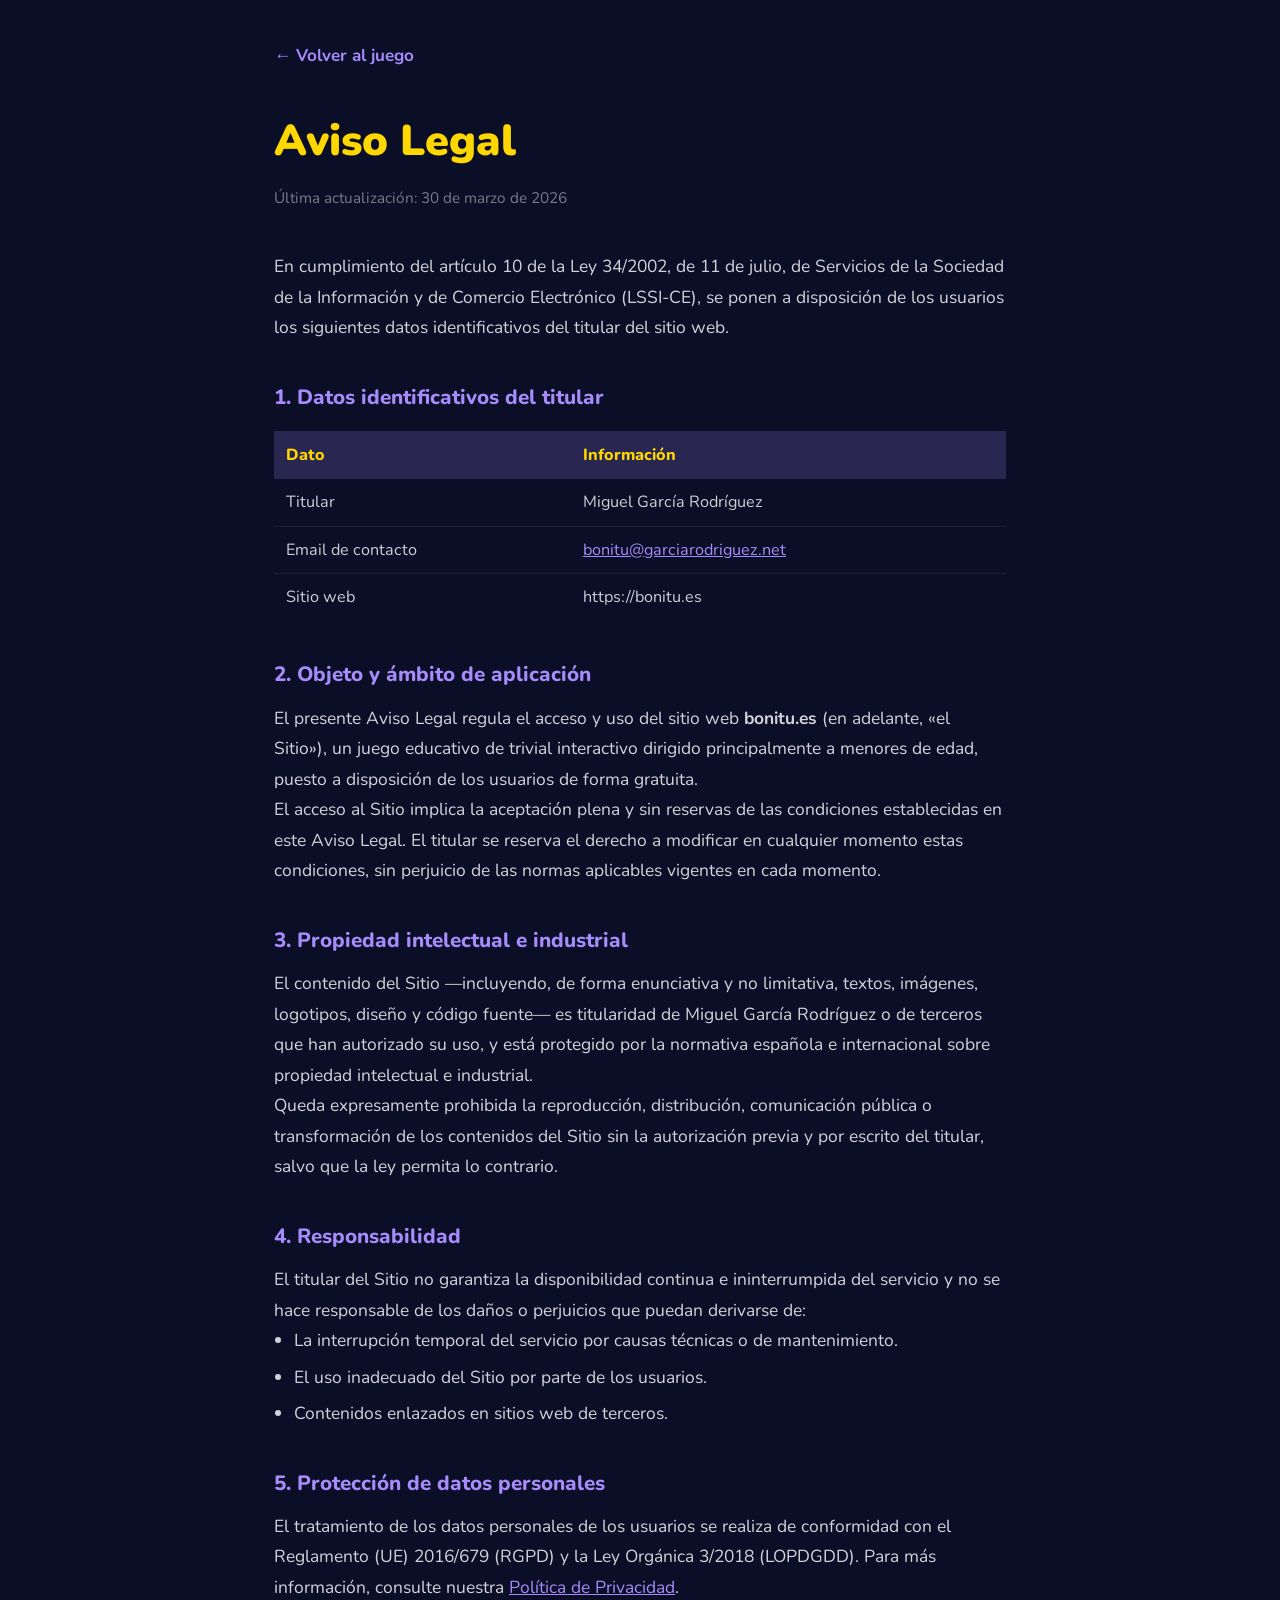
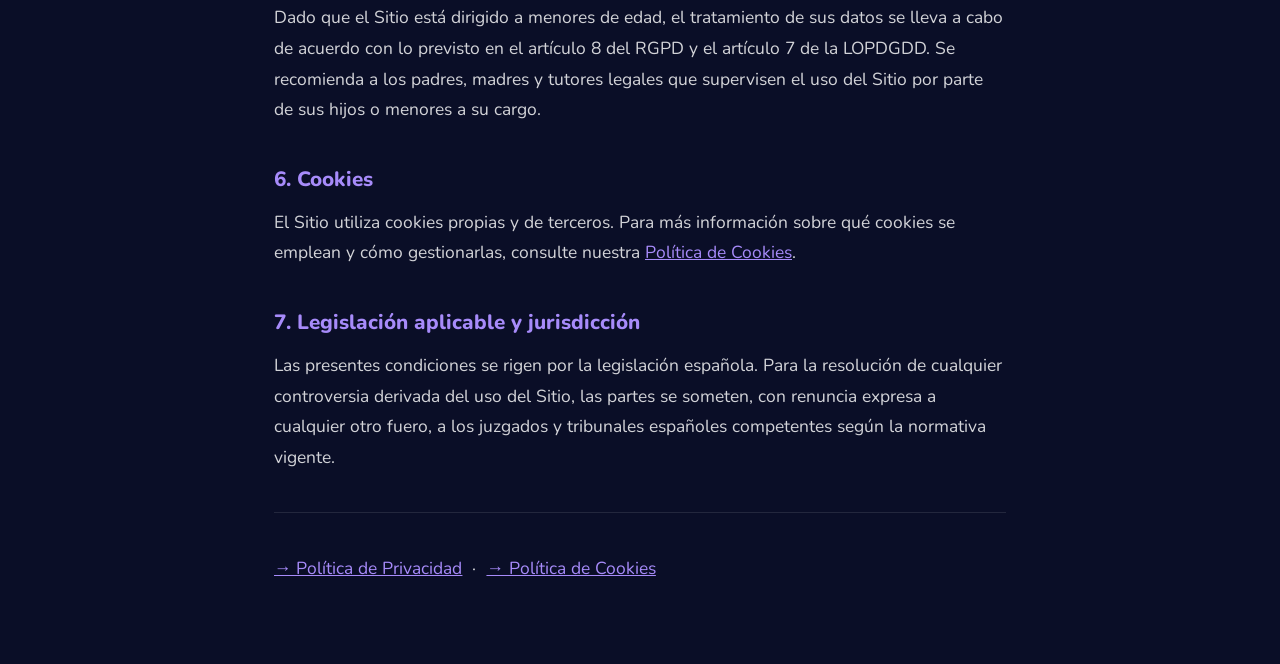
<file: aviso-legal.html>
<!DOCTYPE html>
<html lang="es">
<head>
  <!-- Cookiebot -->
  <script id="Cookiebot" src="https://consent.cookiebot.com/uc.js" data-cbid="ac832a5e-650f-463e-91bc-d9f1955a91bd" data-blockingmode="auto" type="text/javascript"></script>
  <!-- End Cookiebot -->
  <meta charset="UTF-8">
  <meta name="viewport" content="width=device-width, initial-scale=1.0">
  <title>Aviso Legal — Bonitu Plays</title>
  <link rel="stylesheet" href="css/base.css">
  <style>
    html, body { overflow: auto; height: auto; }
    body { background: #0a0e27; color: #e8eaf6; }
    .legal-wrap {
      max-width: 780px; margin: 0 auto; padding: 40px 24px 80px;
      font-family: 'Nunito', sans-serif; line-height: 1.75;
    }
    .legal-back {
      display: inline-block; margin-bottom: 32px;
      color: #a78bfa; font-weight: 700; text-decoration: none;
      font-size: .95rem;
    }
    .legal-back:hover { color: #ffd700; }
    h1 { font-size: clamp(1.6rem, 5vw, 2.4rem); font-weight: 900; color: #ffd700; margin-bottom: 6px; }
    .legal-date { font-size: .85rem; color: rgba(255,255,255,.45); margin-bottom: 40px; }
    h2 { font-size: 1.15rem; font-weight: 800; color: #a78bfa; margin: 36px 0 10px; }
    p, li { font-size: .97rem; color: rgba(255,255,255,.82); }
    ul { padding-left: 20px; }
    li { margin-bottom: 6px; }
    a { color: #a78bfa; }
    a:hover { color: #ffd700; }
    table { width: 100%; border-collapse: collapse; margin: 16px 0; font-size: .9rem; }
    th { background: rgba(167,139,250,.2); color: #ffd700; font-weight: 800; text-align: left; padding: 10px 12px; }
    td { padding: 9px 12px; border-bottom: 1px solid rgba(255,255,255,.08); color: rgba(255,255,255,.8); vertical-align: top; }
    tr:last-child td { border-bottom: none; }
    .legal-divider { border: none; border-top: 1px solid rgba(255,255,255,.1); margin: 40px 0; }
  </style>
</head>
<body>
<div class="legal-wrap">
  <a class="legal-back" href="index.html">← Volver al juego</a>
  <h1>Aviso Legal</h1>
  <p class="legal-date">Última actualización: 30 de marzo de 2026</p>

  <p>En cumplimiento del artículo 10 de la Ley 34/2002, de 11 de julio, de Servicios de la Sociedad de la Información y de Comercio Electrónico (LSSI-CE), se ponen a disposición de los usuarios los siguientes datos identificativos del titular del sitio web.</p>

  <h2>1. Datos identificativos del titular</h2>
  <table>
    <tr><th>Dato</th><th>Información</th></tr>
    <tr><td>Titular</td><td>Miguel García Rodríguez</td></tr>
    <tr><td>Email de contacto</td><td><a href="mailto:bonitu@garciarodriguez.net">bonitu@garciarodriguez.net</a></td></tr>
    <tr><td>Sitio web</td><td>https://bonitu.es</td></tr>
  </table>

  <h2>2. Objeto y ámbito de aplicación</h2>
  <p>El presente Aviso Legal regula el acceso y uso del sitio web <strong>bonitu.es</strong> (en adelante, «el Sitio»), un juego educativo de trivial interactivo dirigido principalmente a menores de edad, puesto a disposición de los usuarios de forma gratuita.</p>
  <p>El acceso al Sitio implica la aceptación plena y sin reservas de las condiciones establecidas en este Aviso Legal. El titular se reserva el derecho a modificar en cualquier momento estas condiciones, sin perjuicio de las normas aplicables vigentes en cada momento.</p>

  <h2>3. Propiedad intelectual e industrial</h2>
  <p>El contenido del Sitio —incluyendo, de forma enunciativa y no limitativa, textos, imágenes, logotipos, diseño y código fuente— es titularidad de Miguel García Rodríguez o de terceros que han autorizado su uso, y está protegido por la normativa española e internacional sobre propiedad intelectual e industrial.</p>
  <p>Queda expresamente prohibida la reproducción, distribución, comunicación pública o transformación de los contenidos del Sitio sin la autorización previa y por escrito del titular, salvo que la ley permita lo contrario.</p>

  <h2>4. Responsabilidad</h2>
  <p>El titular del Sitio no garantiza la disponibilidad continua e ininterrumpida del servicio y no se hace responsable de los daños o perjuicios que puedan derivarse de:</p>
  <ul>
    <li>La interrupción temporal del servicio por causas técnicas o de mantenimiento.</li>
    <li>El uso inadecuado del Sitio por parte de los usuarios.</li>
    <li>Contenidos enlazados en sitios web de terceros.</li>
  </ul>

  <h2>5. Protección de datos personales</h2>
  <p>El tratamiento de los datos personales de los usuarios se realiza de conformidad con el Reglamento (UE) 2016/679 (RGPD) y la Ley Orgánica 3/2018 (LOPDGDD). Para más información, consulte nuestra <a href="privacidad.html">Política de Privacidad</a>.</p>
  <p>Dado que el Sitio está dirigido a menores de edad, el tratamiento de sus datos se lleva a cabo de acuerdo con lo previsto en el artículo 8 del RGPD y el artículo 7 de la LOPDGDD. Se recomienda a los padres, madres y tutores legales que supervisen el uso del Sitio por parte de sus hijos o menores a su cargo.</p>

  <h2>6. Cookies</h2>
  <p>El Sitio utiliza cookies propias y de terceros. Para más información sobre qué cookies se emplean y cómo gestionarlas, consulte nuestra <a href="cookies.html">Política de Cookies</a>.</p>

  <h2>7. Legislación aplicable y jurisdicción</h2>
  <p>Las presentes condiciones se rigen por la legislación española. Para la resolución de cualquier controversia derivada del uso del Sitio, las partes se someten, con renuncia expresa a cualquier otro fuero, a los juzgados y tribunales españoles competentes según la normativa vigente.</p>

  <hr class="legal-divider">
  <p>
    <a href="privacidad.html">→ Política de Privacidad</a>
    &nbsp;·&nbsp;
    <a href="cookies.html">→ Política de Cookies</a>
  </p>
</div>
</body>
</html>
</file>
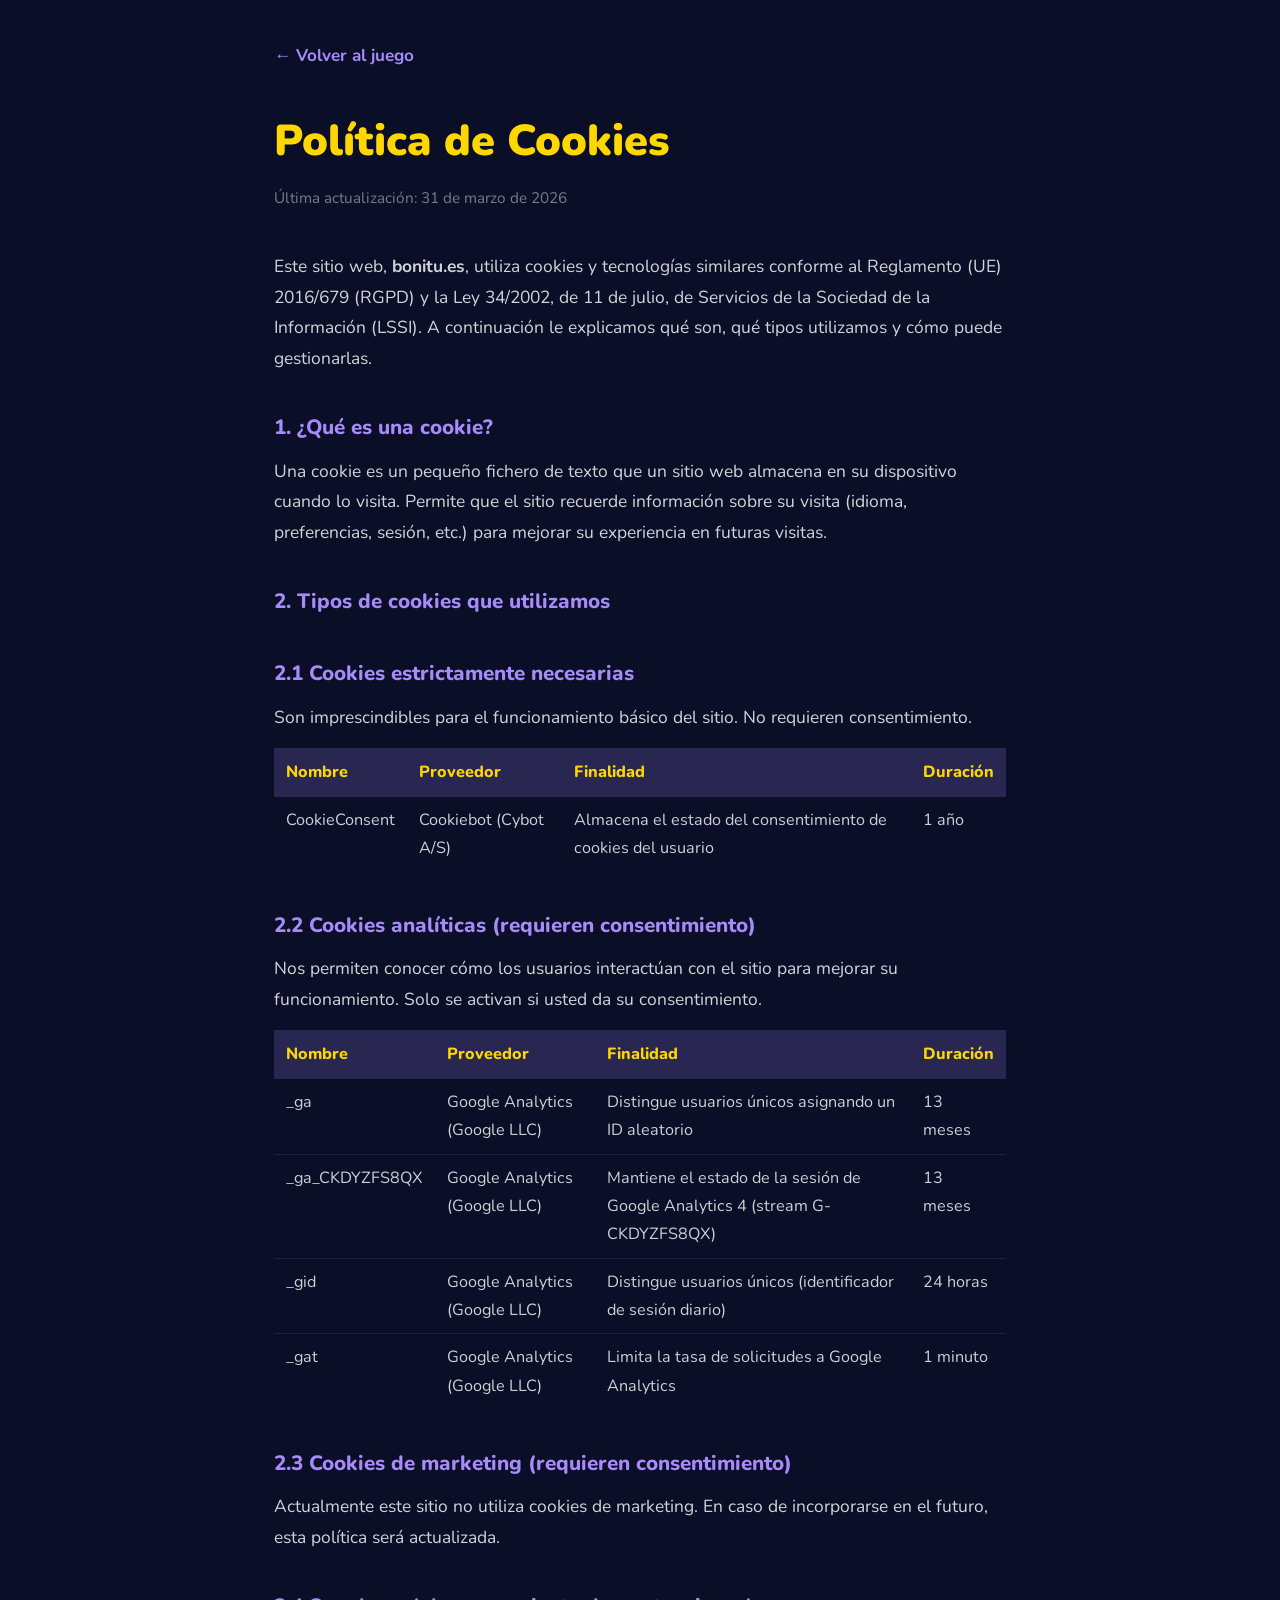
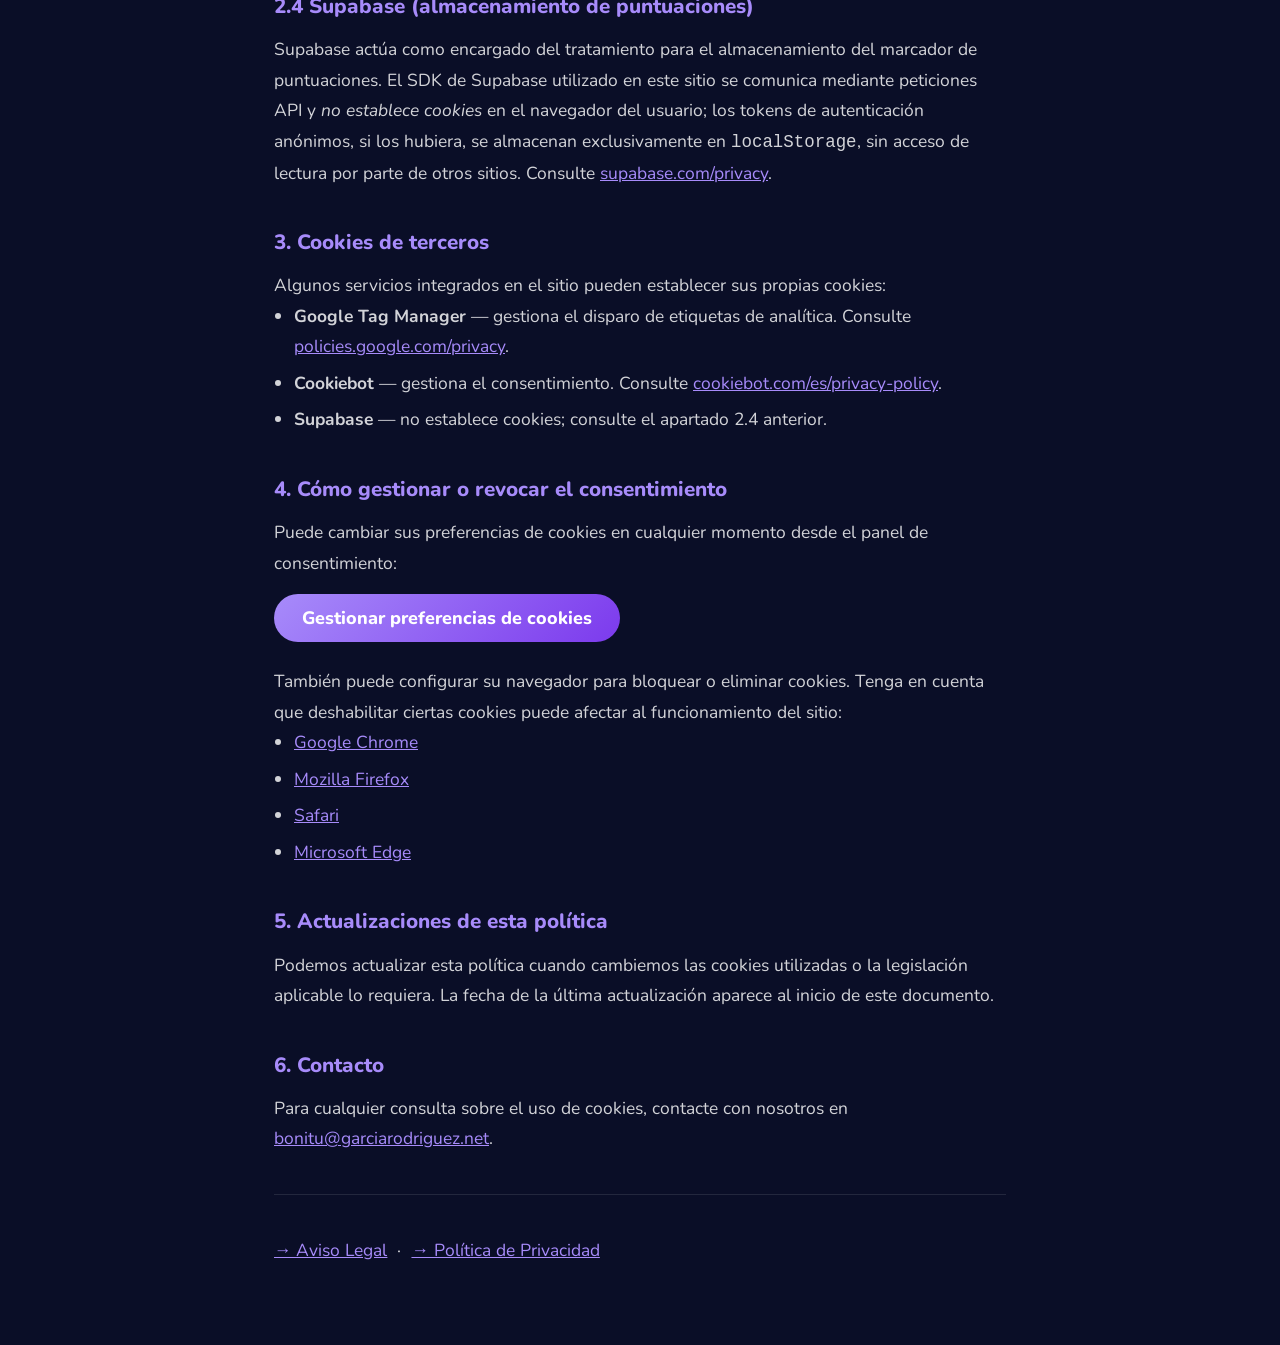
<file: cookies.html>
<!DOCTYPE html>
<html lang="es">
<head>
  <!-- Cookiebot -->
  <script id="Cookiebot" src="https://consent.cookiebot.com/uc.js" data-cbid="ac832a5e-650f-463e-91bc-d9f1955a91bd" data-blockingmode="auto" type="text/javascript"></script>
  <!-- End Cookiebot -->
  <meta charset="UTF-8">
  <meta name="viewport" content="width=device-width, initial-scale=1.0">
  <title>Política de Cookies — Bonitu Plays</title>
  <link rel="stylesheet" href="css/base.css">
  <style>
    html, body { overflow: auto; height: auto; }
    body { background: #0a0e27; color: #e8eaf6; }
    .legal-wrap {
      max-width: 780px; margin: 0 auto; padding: 40px 24px 80px;
      font-family: 'Nunito', sans-serif; line-height: 1.75;
    }
    .legal-back {
      display: inline-block; margin-bottom: 32px;
      color: #a78bfa; font-weight: 700; text-decoration: none;
      font-size: .95rem;
    }
    .legal-back:hover { color: #ffd700; }
    h1 { font-size: clamp(1.6rem, 5vw, 2.4rem); font-weight: 900; color: #ffd700; margin-bottom: 6px; }
    .legal-date { font-size: .85rem; color: rgba(255,255,255,.45); margin-bottom: 40px; }
    h2 { font-size: 1.15rem; font-weight: 800; color: #a78bfa; margin: 36px 0 10px; }
    p, li { font-size: .97rem; color: rgba(255,255,255,.82); }
    ul { padding-left: 20px; }
    li { margin-bottom: 6px; }
    a { color: #a78bfa; }
    a:hover { color: #ffd700; }
    table { width: 100%; border-collapse: collapse; margin: 16px 0; font-size: .9rem; }
    th { background: rgba(167,139,250,.2); color: #ffd700; font-weight: 800; text-align: left; padding: 10px 12px; }
    td { padding: 9px 12px; border-bottom: 1px solid rgba(255,255,255,.08); color: rgba(255,255,255,.8); vertical-align: top; }
    tr:last-child td { border-bottom: none; }
    .legal-divider { border: none; border-top: 1px solid rgba(255,255,255,.1); margin: 40px 0; }
    .consent-btn {
      display: inline-block; margin-top: 16px;
      background: linear-gradient(135deg,#a78bfa,#7c3aed);
      color: #fff; border: none; border-radius: 50px;
      padding: 12px 28px; font-family: 'Nunito', sans-serif;
      font-size: 1rem; font-weight: 800; cursor: pointer;
    }
    .consent-btn:hover { opacity: .88; }
  </style>
</head>
<body>
<div class="legal-wrap">
  <a class="legal-back" href="index.html">← Volver al juego</a>
  <h1>Política de Cookies</h1>
  <p class="legal-date">Última actualización: 31 de marzo de 2026</p>

  <p>Este sitio web, <strong>bonitu.es</strong>, utiliza cookies y tecnologías similares conforme al Reglamento (UE) 2016/679 (RGPD) y la Ley 34/2002, de 11 de julio, de Servicios de la Sociedad de la Información (LSSI). A continuación le explicamos qué son, qué tipos utilizamos y cómo puede gestionarlas.</p>

  <h2>1. ¿Qué es una cookie?</h2>
  <p>Una cookie es un pequeño fichero de texto que un sitio web almacena en su dispositivo cuando lo visita. Permite que el sitio recuerde información sobre su visita (idioma, preferencias, sesión, etc.) para mejorar su experiencia en futuras visitas.</p>

  <h2>2. Tipos de cookies que utilizamos</h2>

  <h2>2.1 Cookies estrictamente necesarias</h2>
  <p>Son imprescindibles para el funcionamiento básico del sitio. No requieren consentimiento.</p>
  <table>
    <tr><th>Nombre</th><th>Proveedor</th><th>Finalidad</th><th>Duración</th></tr>
    <tr>
      <td>CookieConsent</td>
      <td>Cookiebot (Cybot A/S)</td>
      <td>Almacena el estado del consentimiento de cookies del usuario</td>
      <td>1 año</td>
    </tr>
  </table>

  <h2>2.2 Cookies analíticas (requieren consentimiento)</h2>
  <p>Nos permiten conocer cómo los usuarios interactúan con el sitio para mejorar su funcionamiento. Solo se activan si usted da su consentimiento.</p>
  <table>
    <tr><th>Nombre</th><th>Proveedor</th><th>Finalidad</th><th>Duración</th></tr>
    <tr>
      <td>_ga</td>
      <td>Google Analytics (Google LLC)</td>
      <td>Distingue usuarios únicos asignando un ID aleatorio</td>
      <td>13 meses</td>
    </tr>
    <tr>
      <td>_ga_CKDYZFS8QX</td>
      <td>Google Analytics (Google LLC)</td>
      <td>Mantiene el estado de la sesión de Google Analytics 4 (stream G-CKDYZFS8QX)</td>
      <td>13 meses</td>
    </tr>
    <tr>
      <td>_gid</td>
      <td>Google Analytics (Google LLC)</td>
      <td>Distingue usuarios únicos (identificador de sesión diario)</td>
      <td>24 horas</td>
    </tr>
    <tr>
      <td>_gat</td>
      <td>Google Analytics (Google LLC)</td>
      <td>Limita la tasa de solicitudes a Google Analytics</td>
      <td>1 minuto</td>
    </tr>
  </table>

  <h2>2.3 Cookies de marketing (requieren consentimiento)</h2>
  <p>Actualmente este sitio no utiliza cookies de marketing. En caso de incorporarse en el futuro, esta política será actualizada.</p>

  <h2>2.4 Supabase (almacenamiento de puntuaciones)</h2>
  <p>Supabase actúa como encargado del tratamiento para el almacenamiento del marcador de puntuaciones. El SDK de Supabase utilizado en este sitio se comunica mediante peticiones API y <em>no establece cookies</em> en el navegador del usuario; los tokens de autenticación anónimos, si los hubiera, se almacenan exclusivamente en <code>localStorage</code>, sin acceso de lectura por parte de otros sitios. Consulte <a href="https://supabase.com/privacy" target="_blank" rel="noopener">supabase.com/privacy</a>.</p>

  <h2>3. Cookies de terceros</h2>
  <p>Algunos servicios integrados en el sitio pueden establecer sus propias cookies:</p>
  <ul>
    <li><strong>Google Tag Manager</strong> — gestiona el disparo de etiquetas de analítica. Consulte <a href="https://policies.google.com/privacy" target="_blank" rel="noopener">policies.google.com/privacy</a>.</li>
    <li><strong>Cookiebot</strong> — gestiona el consentimiento. Consulte <a href="https://www.cookiebot.com/es/privacy-policy/" target="_blank" rel="noopener">cookiebot.com/es/privacy-policy</a>.</li>
    <li><strong>Supabase</strong> — no establece cookies; consulte el apartado 2.4 anterior.</li>
  </ul>

  <h2>4. Cómo gestionar o revocar el consentimiento</h2>
  <p>Puede cambiar sus preferencias de cookies en cualquier momento desde el panel de consentimiento:</p>
  <button class="consent-btn" onclick="Cookiebot.renew()">Gestionar preferencias de cookies</button>
  <p style="margin-top:24px">También puede configurar su navegador para bloquear o eliminar cookies. Tenga en cuenta que deshabilitar ciertas cookies puede afectar al funcionamiento del sitio:</p>
  <ul>
    <li><a href="https://support.google.com/chrome/answer/95647" target="_blank" rel="noopener">Google Chrome</a></li>
    <li><a href="https://support.mozilla.org/es/kb/habilitar-y-deshabilitar-cookies-sitios-web-rastrear-preferencias" target="_blank" rel="noopener">Mozilla Firefox</a></li>
    <li><a href="https://support.apple.com/es-es/guide/safari/sfri11471/mac" target="_blank" rel="noopener">Safari</a></li>
    <li><a href="https://support.microsoft.com/es-es/microsoft-edge/eliminar-las-cookies-en-microsoft-edge-63947406-40ac-c3b8-57b9-2a946a29ae09" target="_blank" rel="noopener">Microsoft Edge</a></li>
  </ul>

  <h2>5. Actualizaciones de esta política</h2>
  <p>Podemos actualizar esta política cuando cambiemos las cookies utilizadas o la legislación aplicable lo requiera. La fecha de la última actualización aparece al inicio de este documento.</p>

  <h2>6. Contacto</h2>
  <p>Para cualquier consulta sobre el uso de cookies, contacte con nosotros en <a href="mailto:bonitu@garciarodriguez.net">bonitu@garciarodriguez.net</a>.</p>

  <hr class="legal-divider">
  <p>
    <a href="aviso-legal.html">→ Aviso Legal</a>
    &nbsp;·&nbsp;
    <a href="privacidad.html">→ Política de Privacidad</a>
  </p>
</div>
</body>
</html>
</file>
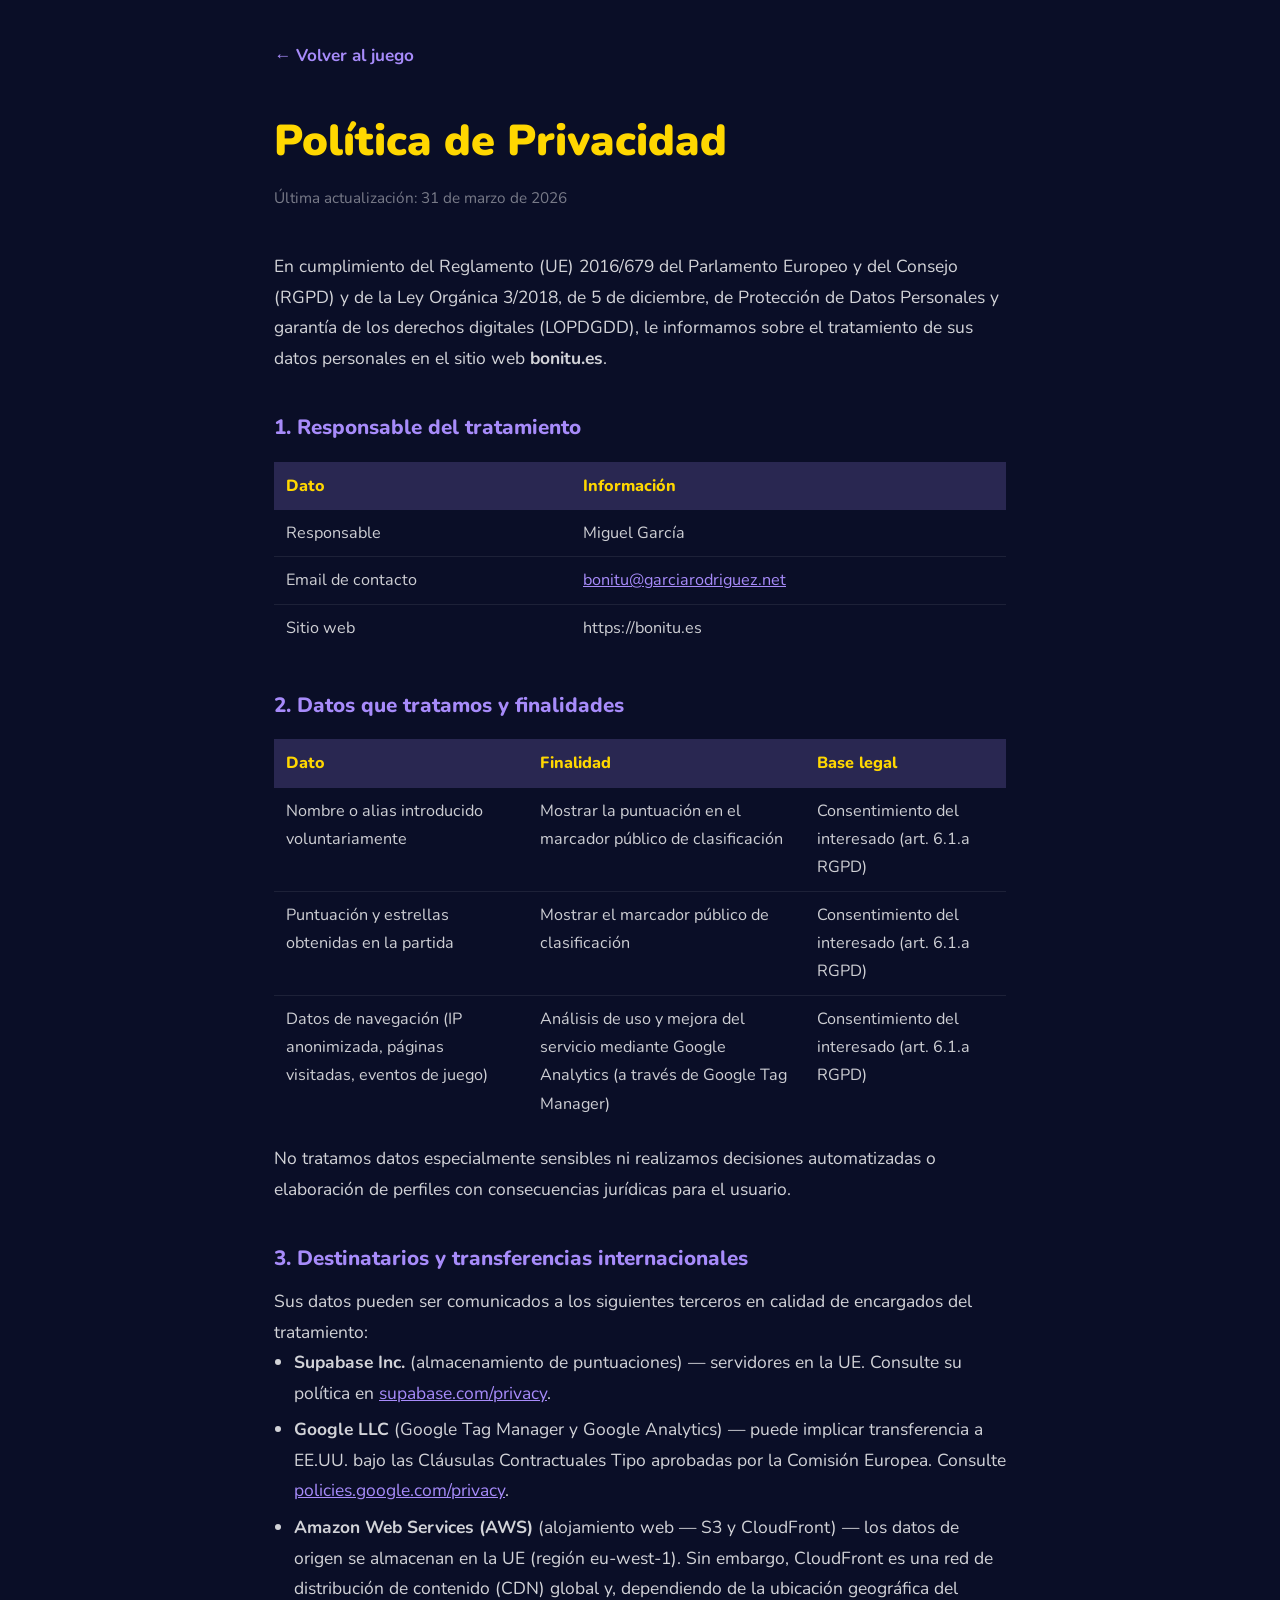
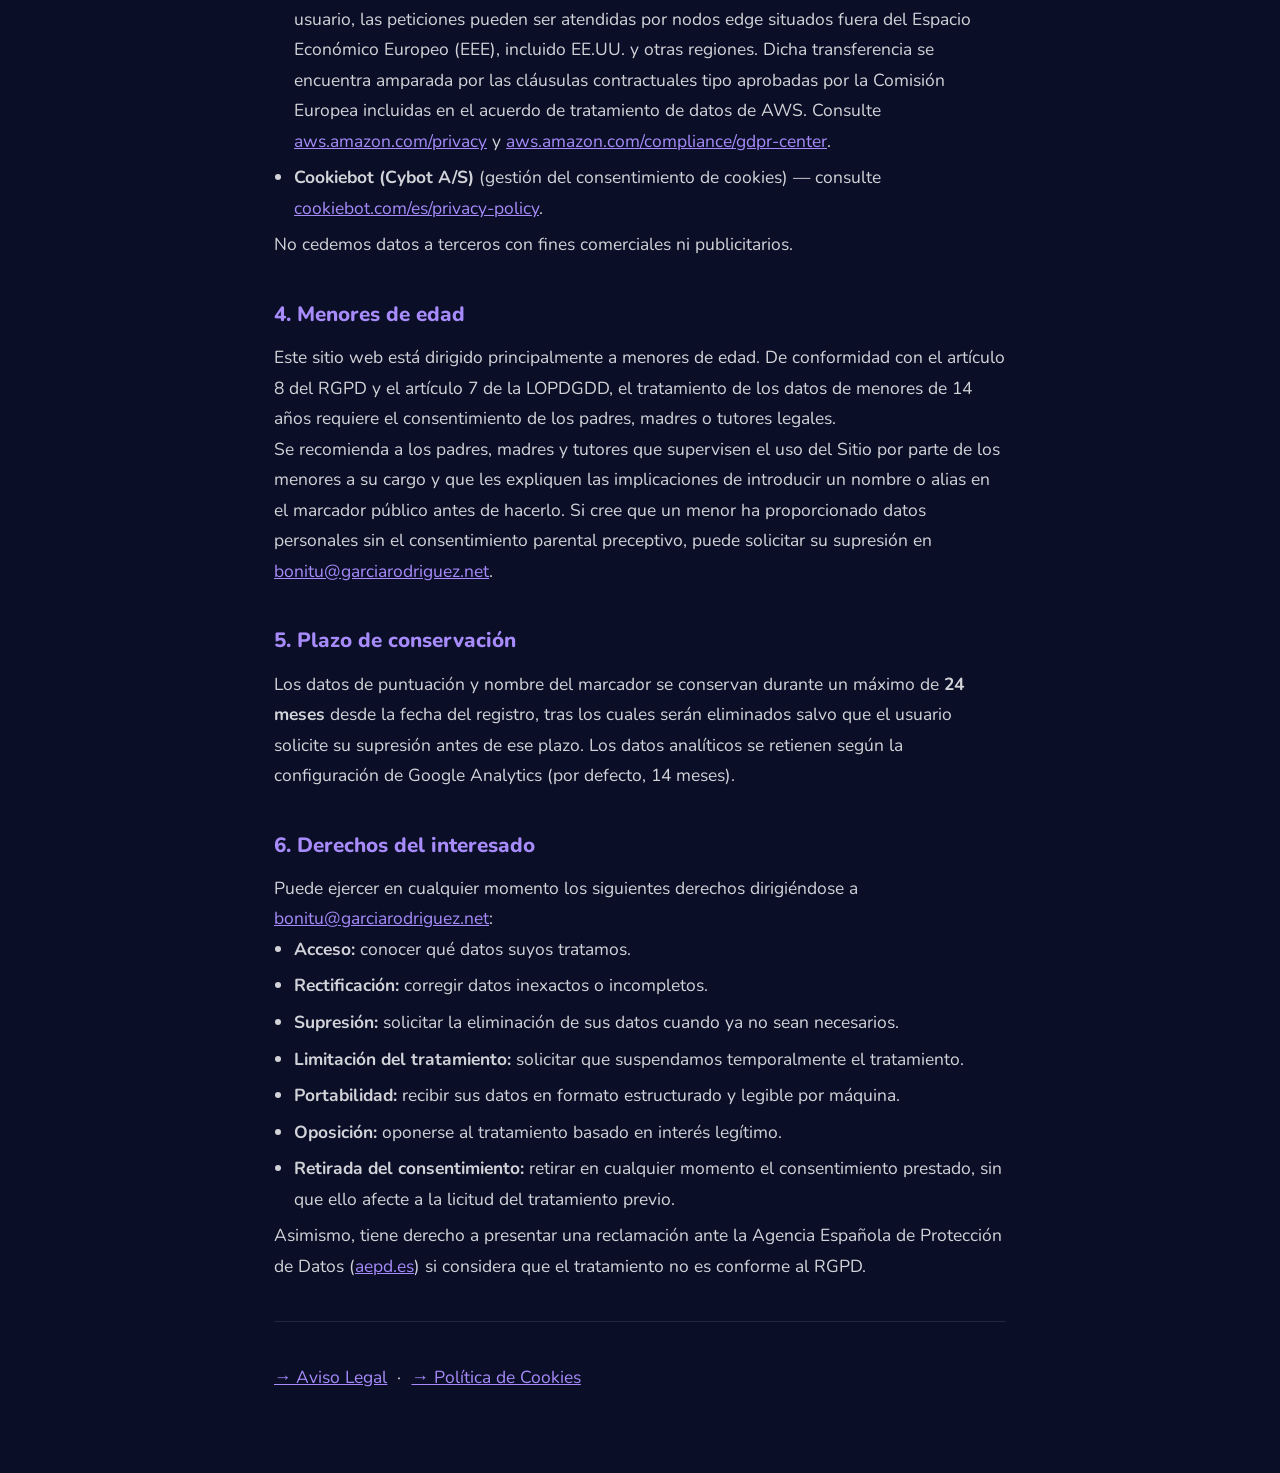
<file: privacidad.html>
<!DOCTYPE html>
<html lang="es">
<head>
  <!-- Cookiebot -->
  <script id="Cookiebot" src="https://consent.cookiebot.com/uc.js" data-cbid="ac832a5e-650f-463e-91bc-d9f1955a91bd" data-blockingmode="auto" type="text/javascript"></script>
  <!-- End Cookiebot -->
  <meta charset="UTF-8">
  <meta name="viewport" content="width=device-width, initial-scale=1.0">
  <title>Política de Privacidad — Bonitu Plays</title>
  <link rel="stylesheet" href="css/base.css">
  <style>
    html, body { overflow: auto; height: auto; }
    body { background: #0a0e27; color: #e8eaf6; }
    .legal-wrap {
      max-width: 780px; margin: 0 auto; padding: 40px 24px 80px;
      font-family: 'Nunito', sans-serif; line-height: 1.75;
    }
    .legal-back {
      display: inline-block; margin-bottom: 32px;
      color: #a78bfa; font-weight: 700; text-decoration: none;
      font-size: .95rem;
    }
    .legal-back:hover { color: #ffd700; }
    h1 { font-size: clamp(1.6rem, 5vw, 2.4rem); font-weight: 900; color: #ffd700; margin-bottom: 6px; }
    .legal-date { font-size: .85rem; color: rgba(255,255,255,.45); margin-bottom: 40px; }
    h2 { font-size: 1.15rem; font-weight: 800; color: #a78bfa; margin: 36px 0 10px; }
    p, li { font-size: .97rem; color: rgba(255,255,255,.82); }
    ul { padding-left: 20px; }
    li { margin-bottom: 6px; }
    a { color: #a78bfa; }
    a:hover { color: #ffd700; }
    table { width: 100%; border-collapse: collapse; margin: 16px 0; font-size: .9rem; }
    th { background: rgba(167,139,250,.2); color: #ffd700; font-weight: 800; text-align: left; padding: 10px 12px; }
    td { padding: 9px 12px; border-bottom: 1px solid rgba(255,255,255,.08); color: rgba(255,255,255,.8); vertical-align: top; }
    tr:last-child td { border-bottom: none; }
    .legal-divider { border: none; border-top: 1px solid rgba(255,255,255,.1); margin: 40px 0; }
  </style>
</head>
<body>
<div class="legal-wrap">
  <a class="legal-back" href="index.html">← Volver al juego</a>
  <h1>Política de Privacidad</h1>
  <p class="legal-date">Última actualización: 31 de marzo de 2026</p>

  <p>En cumplimiento del Reglamento (UE) 2016/679 del Parlamento Europeo y del Consejo (RGPD) y de la Ley Orgánica 3/2018, de 5 de diciembre, de Protección de Datos Personales y garantía de los derechos digitales (LOPDGDD), le informamos sobre el tratamiento de sus datos personales en el sitio web <strong>bonitu.es</strong>.</p>

  <h2>1. Responsable del tratamiento</h2>
  <table>
    <tr><th>Dato</th><th>Información</th></tr>
    <tr><td>Responsable</td><td>Miguel García</td></tr>
    <tr><td>Email de contacto</td><td><a href="mailto:bonitu@garciarodriguez.net">bonitu@garciarodriguez.net</a></td></tr>
    <tr><td>Sitio web</td><td>https://bonitu.es</td></tr>
  </table>

  <h2>2. Datos que tratamos y finalidades</h2>
  <table>
    <tr><th>Dato</th><th>Finalidad</th><th>Base legal</th></tr>
    <tr>
      <td>Nombre o alias introducido voluntariamente</td>
      <td>Mostrar la puntuación en el marcador público de clasificación</td>
      <td>Consentimiento del interesado (art. 6.1.a RGPD)</td>
    </tr>
    <tr>
      <td>Puntuación y estrellas obtenidas en la partida</td>
      <td>Mostrar el marcador público de clasificación</td>
      <td>Consentimiento del interesado (art. 6.1.a RGPD)</td>
    </tr>
    <tr>
      <td>Datos de navegación (IP anonimizada, páginas visitadas, eventos de juego)</td>
      <td>Análisis de uso y mejora del servicio mediante Google Analytics (a través de Google Tag Manager)</td>
      <td>Consentimiento del interesado (art. 6.1.a RGPD)</td>
    </tr>
  </table>
  <p>No tratamos datos especialmente sensibles ni realizamos decisiones automatizadas o elaboración de perfiles con consecuencias jurídicas para el usuario.</p>

  <h2>3. Destinatarios y transferencias internacionales</h2>
  <p>Sus datos pueden ser comunicados a los siguientes terceros en calidad de encargados del tratamiento:</p>
  <ul>
    <li><strong>Supabase Inc.</strong> (almacenamiento de puntuaciones) — servidores en la UE. Consulte su política en <a href="https://supabase.com/privacy" target="_blank" rel="noopener">supabase.com/privacy</a>.</li>
    <li><strong>Google LLC</strong> (Google Tag Manager y Google Analytics) — puede implicar transferencia a EE.UU. bajo las Cláusulas Contractuales Tipo aprobadas por la Comisión Europea. Consulte <a href="https://policies.google.com/privacy" target="_blank" rel="noopener">policies.google.com/privacy</a>.</li>
    <li><strong>Amazon Web Services (AWS)</strong> (alojamiento web — S3 y CloudFront) — los datos de origen se almacenan en la UE (región eu-west-1). Sin embargo, CloudFront es una red de distribución de contenido (CDN) global y, dependiendo de la ubicación geográfica del usuario, las peticiones pueden ser atendidas por nodos edge situados fuera del Espacio Económico Europeo (EEE), incluido EE.UU. y otras regiones. Dicha transferencia se encuentra amparada por las cláusulas contractuales tipo aprobadas por la Comisión Europea incluidas en el acuerdo de tratamiento de datos de AWS. Consulte <a href="https://aws.amazon.com/privacy/" target="_blank" rel="noopener">aws.amazon.com/privacy</a> y <a href="https://aws.amazon.com/compliance/gdpr-center/" target="_blank" rel="noopener">aws.amazon.com/compliance/gdpr-center</a>.</li>
    <li><strong>Cookiebot (Cybot A/S)</strong> (gestión del consentimiento de cookies) — consulte <a href="https://www.cookiebot.com/es/privacy-policy/" target="_blank" rel="noopener">cookiebot.com/es/privacy-policy</a>.</li>
  </ul>
  <p>No cedemos datos a terceros con fines comerciales ni publicitarios.</p>

  <h2>4. Menores de edad</h2>
  <p>Este sitio web está dirigido principalmente a menores de edad. De conformidad con el artículo 8 del RGPD y el artículo 7 de la LOPDGDD, el tratamiento de los datos de menores de 14 años requiere el consentimiento de los padres, madres o tutores legales.</p>
  <p>Se recomienda a los padres, madres y tutores que supervisen el uso del Sitio por parte de los menores a su cargo y que les expliquen las implicaciones de introducir un nombre o alias en el marcador público antes de hacerlo. Si cree que un menor ha proporcionado datos personales sin el consentimiento parental preceptivo, puede solicitar su supresión en <a href="mailto:bonitu@garciarodriguez.net">bonitu@garciarodriguez.net</a>.</p>

  <h2>5. Plazo de conservación</h2>
  <p>Los datos de puntuación y nombre del marcador se conservan durante un máximo de <strong>24 meses</strong> desde la fecha del registro, tras los cuales serán eliminados salvo que el usuario solicite su supresión antes de ese plazo. Los datos analíticos se retienen según la configuración de Google Analytics (por defecto, 14 meses).</p>

  <h2>6. Derechos del interesado</h2>
  <p>Puede ejercer en cualquier momento los siguientes derechos dirigiéndose a <a href="mailto:bonitu@garciarodriguez.net">bonitu@garciarodriguez.net</a>:</p>
  <ul>
    <li><strong>Acceso:</strong> conocer qué datos suyos tratamos.</li>
    <li><strong>Rectificación:</strong> corregir datos inexactos o incompletos.</li>
    <li><strong>Supresión:</strong> solicitar la eliminación de sus datos cuando ya no sean necesarios.</li>
    <li><strong>Limitación del tratamiento:</strong> solicitar que suspendamos temporalmente el tratamiento.</li>
    <li><strong>Portabilidad:</strong> recibir sus datos en formato estructurado y legible por máquina.</li>
    <li><strong>Oposición:</strong> oponerse al tratamiento basado en interés legítimo.</li>
    <li><strong>Retirada del consentimiento:</strong> retirar en cualquier momento el consentimiento prestado, sin que ello afecte a la licitud del tratamiento previo.</li>
  </ul>
  <p>Asimismo, tiene derecho a presentar una reclamación ante la Agencia Española de Protección de Datos (<a href="https://www.aepd.es" target="_blank" rel="noopener">aepd.es</a>) si considera que el tratamiento no es conforme al RGPD.</p>

  <hr class="legal-divider">
  <p>
    <a href="aviso-legal.html">→ Aviso Legal</a>
    &nbsp;·&nbsp;
    <a href="cookies.html">→ Política de Cookies</a>
  </p>
</div>
</body>
</html>
</file>
<file: css/base.css>
/* ============================================================
   BASE.CSS — Shared styles for all levels
   Add level-specific styles inside each js/levels/*.js file
============================================================ */
@import url('https://fonts.googleapis.com/css2?family=Nunito:wght@400;600;700;800;900&display=swap');

/* ============================
   RESET & ROOT
============================ */
*, *::before, *::after { box-sizing: border-box; margin: 0; padding: 0; }
html, body {
  width: 100%; height: 100%;
  overflow: hidden;
  font-family: 'Nunito', sans-serif;
  background: #0a0e27; color: white;
}

/* ============================
   SCREEN SYSTEM
============================ */
.screen {
  position: fixed; inset: 0;
  display: flex; flex-direction: column;
  align-items: center; justify-content: center;
  overflow: hidden;
}
.screen.hidden { display: none !important; }
@keyframes screen-fade { from { opacity: 0; } to { opacity: 1; } }
.screen-fadein { animation: screen-fade .35s ease; }

/* ============================
   STAR BACKGROUND
============================ */
#stars-bg { position: fixed; inset: 0; pointer-events: none; z-index: 0; }
.star {
  position: absolute; background: white; border-radius: 50%;
  animation: twinkle var(--dur, 3s) ease-in-out infinite;
  animation-delay: var(--del, 0s);
}

/* ============================
   SHARED KEYFRAMES
============================ */
@keyframes twinkle    { 0%,100%{opacity:.15;transform:scale(1)} 50%{opacity:1;transform:scale(1.6)} }
@keyframes float      { 0%,100%{transform:translateY(-12px)} 50%{transform:translateY(12px)} }
@keyframes pulse      { 0%,100%{transform:scale(1)} 50%{transform:scale(1.06)} }
@keyframes bounce-in  { 0%{transform:scale(0) translateY(30px);opacity:0} 60%{transform:scale(1.1) translateY(-5px);opacity:1} 100%{transform:scale(1) translateY(0)} }
@keyframes shake      { 0%,100%{transform:translateX(0)} 10%,30%,50%,70%,90%{transform:translateX(-9px)} 20%,40%,60%,80%{transform:translateX(9px)} }
@keyframes flash-ok   { 0%{background:#4ecdc4} 40%{background:#2ecc71} 100%{background:#4ecdc4} }
@keyframes score-pop  { 0%{transform:translateY(0);opacity:1} 100%{transform:translateY(-90px);opacity:0} }
@keyframes star-fall  { 0%{transform:translateY(-40px) translateX(0) rotate(0);opacity:1} 100%{transform:translateY(110vh) translateX(var(--drift,50px)) rotate(720deg);opacity:0} }
@keyframes star-pop   { 0%{transform:scale(0) rotate(-30deg);opacity:0} 60%{transform:scale(1.4) rotate(10deg)} 100%{transform:scale(1) rotate(0);opacity:1} }
@keyframes flame-flicker { 0%,100%{transform:scaleY(1) scaleX(1);opacity:1} 25%{transform:scaleY(1.3) scaleX(.8);opacity:.9} 50%{transform:scaleY(.8) scaleX(1.2);opacity:.85} 75%{transform:scaleY(1.2) scaleX(.9);opacity:1} }

/* ============================
   GLOBAL STARS BADGE
============================ */
#stars-badge {
  position: fixed; top: 18px; right: 18px; z-index: 200;
  background: rgba(255,215,0,.18); border: 2px solid #ffd700;
  color: #ffd700; padding: 7px 18px; border-radius: 50px;
  font-size: 1rem; font-weight: 800; backdrop-filter: blur(6px);
}

/* ============================
   UTILITY
============================ */
.hidden { display: none !important; }

/* ============================
   HOME SCREEN
============================ */
.new-levels-badge {
  position: absolute; top: 16px; left: 50%; transform: translateX(-50%);
  z-index: 10;
  background: linear-gradient(135deg, #7c3aed, #a855f7);
  color: #fff; font-weight: 800; font-size: clamp(.7rem, 2.2vw, .85rem);
  padding: 6px 18px; border-radius: 50px;
  border: 2px solid rgba(255,255,255,.35);
  box-shadow: 0 3px 14px rgba(124,58,237,.55);
  white-space: nowrap;
  animation: badge-float 3s ease-in-out infinite alternate;
}
@keyframes badge-float {
  0%   { transform: translateX(-50%) translateY(0);    }
  100% { transform: translateX(-50%) translateY(-6px); }
}
#screen-home {
  background: linear-gradient(175deg, #050a1a 0%, #0d1940 40%, #1a2b5e 100%);
  gap: 0; padding: 16px 20px 40px; overflow-y: auto;
}
#screen-home::before {
  content: '';
  position: absolute;
  inset: 0;
  background: url('../src/bg-image.webp') center / cover no-repeat;
  opacity: 0.18;
  z-index: 0;
  pointer-events: none;
}

/* ── Animated scene bands ─────────────────────────────── */
@keyframes home-marquee-l { from{transform:translateX(0)} to{transform:translateX(-50%)} }
@keyframes home-marquee-r { from{transform:translateX(-50%)} to{transform:translateX(0)} }
@keyframes home-girl-float {
  0%,100% { transform: translateY(0) rotate(-2deg); }
  50%     { transform: translateY(-10px) rotate(3deg); }
}
@keyframes home-fade-in {
  from { opacity:0; transform:translateY(14px); }
  to   { opacity:1; transform:translateY(0); }
}

.home-scene { position:absolute; inset:0; overflow:hidden; pointer-events:none; z-index:0; }
.home-band  { position:absolute; left:0; right:0; overflow:hidden; opacity:.26; }
.home-band-top { top:5%; }
.home-band-bot { bottom:9%; }
.home-band-track {
  display:inline-flex; align-items:center; gap:14px;
  font-size:1.45rem; white-space:nowrap;
  animation: home-marquee-l 48s linear infinite;
}
.home-band-track.rev { animation-name:home-marquee-r; animation-duration:58s; }

/* ── Adventurer girl ─────────────────────────────────── */
.home-girl-wrap {
  z-index:3; position:relative;
  animation: home-girl-float 4s ease-in-out infinite;
  filter: drop-shadow(0 6px 20px rgba(0,0,0,.55));
  margin-bottom: 4px;
}
.home-girl-char { display:flex; flex-direction:column; align-items:center; gap:0; }
.hgc-row        { display:flex; align-items:center; gap:5px; }
.hgc-hat        { font-size:2rem; transform:translateY(4px); }
.hgc-main       { font-size:3.4rem; line-height:1; }
.hgc-side       { font-size:1.9rem; transform:translateY(6px); }
.hgc-sub        { font-size:1.5rem; margin-top:2px; }

/* ── Home content ────────────────────────────────────── */
.home-content {
  display:flex; flex-direction:column; align-items:center;
  gap:14px; z-index:2; text-align:center; width:100%;
}
.game-title {
  font-size: clamp(2rem,8vw,4rem); font-weight:900; line-height:1.1;
  color:#fff; text-shadow:0 0 24px #ffd700,3px 4px 0 #e07000;
  animation: pulse 2.5s ease-in-out infinite;
}

/* ── Name input ──────────────────────────────────────── */
.home-name-section {
  display:flex; flex-direction:column; align-items:center; gap:8px;
  animation: home-fade-in .5s ease-out;
}
.home-name-label {
  font-size:clamp(.9rem,2.8vw,1.15rem); font-weight:700;
  color:rgba(255,255,255,.88);
}
.home-name-row { display:flex; gap:8px; align-items:center; }
.home-name-input {
  background:rgba(255,255,255,.1); border:2px solid rgba(255,255,255,.28);
  border-radius:50px; padding:11px 20px;
  font-size:clamp(1rem,3vw,1.25rem); font-family:'Nunito',sans-serif; font-weight:700;
  color:#fff; outline:none; width:clamp(140px,38vw,200px);
  backdrop-filter:blur(8px); transition:border-color .2s, box-shadow .2s;
  text-align:center;
}
.home-name-input::placeholder { color:rgba(255,255,255,.38); }
.home-name-input:focus {
  border-color:#4ecdc4; box-shadow:0 0 0 3px rgba(78,205,196,.22);
}
.home-name-btn {
  background:linear-gradient(135deg,#4ecdc4,#2ecc71); color:#fff; border:none;
  padding:11px 22px; font-size:clamp(.9rem,2.5vw,1.1rem);
  font-family:'Nunito',sans-serif; font-weight:900; border-radius:50px; cursor:pointer;
  box-shadow:0 5px 0 #1a9e6e; transition:all .1s; white-space:nowrap;
}
.home-name-btn:hover  { transform:translateY(-2px); box-shadow:0 7px 0 #1a9e6e; }
.home-name-btn:active { transform:translateY(3px);  box-shadow:0 2px 0 #1a9e6e; }

/* ── Post-name greeting ──────────────────────────────── */
.home-greeting {
  font-size:clamp(1rem,3.5vw,1.35rem); font-weight:800;
  color:#ffd700; text-shadow:0 0 14px rgba(255,215,0,.5);
  animation: home-fade-in .4s ease-out;
}

/* ── Bonitu Play signature ───────────────────────────── */
.home-signature {
  position:absolute; bottom:30px; left:0; right:0;
  font-size:.76rem; font-weight:600; letter-spacing:1.2px;
  color:rgba(255,215,0,.45); text-align:center; z-index:2;
}
.home-legal {
  position:absolute; bottom:12px; left:0; right:0;
  font-size:.72rem; color:rgba(255,255,255,.3); text-align:center; z-index:2;
  display:flex; justify-content:center; gap:8px;
}
.home-legal a { color:rgba(255,255,255,.35); text-decoration:none; }
.home-legal a:hover { color:rgba(255,255,255,.7); }

/* CSS Rocket (kept for math.js result animation — do not remove) */
.rocket-wrap { position: relative; animation: float 3.5s ease-in-out infinite; z-index: 2; }
.rocket-body-wrap { width: 80px; position: relative; display: flex; flex-direction: column; align-items: center; }
.r-nose { width: 46px; height: 54px; background: linear-gradient(180deg,#ff6b6b,#c0392b); border-radius: 50% 50% 8% 8%/60% 60% 8% 8%; position: relative; z-index: 2; }
.r-body { width: 54px; height: 64px; background: linear-gradient(180deg,#ecf0f1,#bdc3c7); border-radius: 4px; display: flex; flex-direction: column; align-items: center; justify-content: center; gap: 6px; z-index: 2; position: relative; }
.r-eye  { width: 20px; height: 20px; background: radial-gradient(circle at 35% 35%,#74b9ff,#0984e3); border-radius: 50%; border: 2.5px solid #95a5a6; box-shadow: inset 0 2px 4px rgba(0,0,0,.3); position: relative; }
.r-eye::after { content:''; position: absolute; top: 3px; left: 3px; width: 6px; height: 6px; background: rgba(255,255,255,.75); border-radius: 50%; }
.r-fins { display: flex; justify-content: space-between; width: 80px; margin-top: -6px; z-index: 1; }
.r-fin   { width: 16px; height: 28px; background: linear-gradient(135deg,#e74c3c,#c0392b); }
.r-fin-l { clip-path: polygon(0 0,100% 100%,0 100%); }
.r-fin-r { clip-path: polygon(100% 0,100% 100%,0 100%); }
.r-flames { display: flex; gap: 3px; margin-top: -4px; }
.r-flame  { border-radius: 50% 50% 20% 20%; animation: flame-flicker .35s ease-in-out infinite; transform-origin: bottom center; }
.r-flame-s  { width: 14px; height: 28px; background: linear-gradient(180deg,#fff,#ffd700 35%,#ff6b35); }
.r-flame-m  { width: 18px; height: 38px; background: linear-gradient(180deg,#fff,#ffd700 35%,#ff6b35); animation-delay: .07s; }
.r-flame-s2 { width: 14px; height: 28px; background: linear-gradient(180deg,#fff,#ffd700 35%,#ff6b35); animation-delay: .15s; }

.home-content { display: flex; flex-direction: column; align-items: center; gap: 18px; z-index: 2; text-align: center; }
.game-title    { font-size: clamp(2.4rem,9vw,5rem); font-weight: 900; line-height: 1.1; color: #fff; text-shadow: 0 0 24px #ffd700,3px 4px 0 #e07000; animation: pulse 2.5s ease-in-out infinite; }
.game-subtitle { font-size: clamp(.95rem,2.8vw,1.3rem); color: rgba(255,255,255,.8); max-width: 400px; line-height: 1.5; }

/* ============================
   SHARED BUTTONS
============================ */
.btn-play {
  background: linear-gradient(135deg,#ff9f1c,#ffbf69); color: #fff; border: none;
  padding: 18px 64px; font-size: clamp(1.4rem,4vw,1.9rem);
  font-family: 'Nunito',sans-serif; font-weight: 900; border-radius: 50px; cursor: pointer;
  box-shadow: 0 8px 0 #b86a00,0 12px 24px rgba(255,159,28,.45);
  animation: pulse 2s ease-in-out infinite; letter-spacing: .5px; transition: transform .1s,box-shadow .1s;
}
.btn-play:hover  { transform: translateY(-3px); box-shadow: 0 11px 0 #b86a00,0 16px 28px rgba(255,159,28,.45); }
.btn-play:active { transform: translateY(4px);  box-shadow: 0 4px 0 #b86a00; }

.btn-secondary {
  background: rgba(255,255,255,.12); color: #fff; border: 2px solid rgba(255,255,255,.3);
  padding: 12px 30px; font-size: clamp(.9rem,2.5vw,1.15rem);
  font-family: 'Nunito',sans-serif; font-weight: 700; border-radius: 50px; cursor: pointer;
  backdrop-filter: blur(6px); transition: all .2s;
}
.btn-secondary:hover { background: rgba(255,255,255,.22); transform: translateY(-2px); }

.btn-ok {
  width: 100%; background: linear-gradient(135deg,#4ecdc4,#2ecc71);
  color: #fff; border: none; padding: 16px; font-size: 1.25rem;
  font-family: 'Nunito',sans-serif; font-weight: 900; border-radius: 20px; cursor: pointer;
  box-shadow: 0 6px 0 #1a9e6e; transition: all .1s;
}
.btn-ok:active { transform: translateY(3px); box-shadow: 0 3px 0 #1a9e6e; }

.btn-retry {
  background: linear-gradient(135deg,#ff9f1c,#ffbf69); color: #fff; border: none;
  padding: 15px 36px; font-size: 1.25rem; font-family: 'Nunito',sans-serif; font-weight: 900;
  border-radius: 50px; cursor: pointer; box-shadow: 0 7px 0 #b86a00; transition: all .1s;
}
.btn-retry:active { transform: translateY(4px); box-shadow: 0 3px 0 #b86a00; }

.btn-continue {
  background: linear-gradient(135deg,#4ecdc4,#2ecc71); color: #fff; border: none;
  padding: 18px 50px; font-size: 1.5rem; font-family: 'Nunito',sans-serif; font-weight: 900;
  border-radius: 50px; cursor: pointer; box-shadow: 0 8px 0 #1a9e6e; transition: all .1s;
}
.btn-continue:active { transform: translateY(4px); box-shadow: 0 4px 0 #1a9e6e; }

.btn-next-level {
  background: linear-gradient(135deg,#c0392b,#e74c3c); color: #fff; border: none;
  padding: 18px 48px; font-size: clamp(1.1rem,3.5vw,1.5rem);
  font-family: 'Nunito',sans-serif; font-weight: 900; border-radius: 50px; cursor: pointer;
  box-shadow: 0 8px 0 #8e1a13; animation: pulse 2s ease-in-out infinite;
  letter-spacing: .5px; transition: all .1s;
}
.btn-next-level:active { transform: translateY(4px); box-shadow: 0 4px 0 #8e1a13; }

/* ============================
   INSTRUCTIONS MODAL
============================ */
.modal-overlay {
  position: fixed; inset: 0; background: rgba(0,0,0,.72);
  display: flex; align-items: center; justify-content: center;
  z-index: 900; backdrop-filter: blur(5px);
}
.modal-overlay.hidden { display: none !important; }
.modal-card {
  background: #fff; border-radius: 32px; padding: 28px 24px;
  max-width: 480px; width: 92%; max-height: 88svh;
  display: flex; flex-direction: column;
  color: #1a2b5e; animation: bounce-in .4s ease-out;
  box-sizing: border-box;
}
.modal-title { font-size: clamp(1.3rem,4vw,1.9rem); font-weight: 900; text-align: center; margin-bottom: 16px; flex-shrink: 0; }
.modal-scroll { overflow-y: auto; flex: 1; min-height: 0; padding-right: 4px; }
.modal-scroll::-webkit-scrollbar { width: 4px; }
.modal-scroll::-webkit-scrollbar-thumb { background: rgba(26,43,94,.25); border-radius: 2px; }
.instr-list  { list-style: none; display: flex; flex-direction: column; gap: 10px; margin-bottom: 20px; }
.instr-list li { display: flex; align-items: flex-start; gap: 12px; background: #f0f4ff; padding: 10px 14px; border-radius: 14px; font-size: clamp(.82rem,2.2vw,1rem); font-weight: 600; line-height: 1.4; }
.instr-list li span:first-child { font-size: 1.5rem; flex-shrink: 0; margin-top: 1px; }

/* ============================
   GAME SCREEN — shared structure
============================ */
#screen-game { justify-content: flex-start; padding: 10px 12px 12px; gap: 10px; }

.top-bar {
  width: 100%; max-width: 680px;
  display: flex; align-items: center; justify-content: space-between;
  gap: 8px; flex-shrink: 0; z-index: 10;
}
.btn-home {
  background: rgba(255,255,255,.12); border: 2px solid rgba(255,255,255,.28);
  color: #fff; padding: 8px 14px; border-radius: 50px;
  font-size: .9rem; font-family: 'Nunito',sans-serif; font-weight: 700;
  cursor: pointer; white-space: nowrap; transition: all .2s;
}
.btn-home:hover { background: rgba(255,255,255,.22); }
.q-counter  { font-size: clamp(.8rem,2.5vw,1rem); font-weight: 800; color: rgba(255,255,255,.9); background: rgba(255,255,255,.1); padding: 7px 14px; border-radius: 50px; white-space: nowrap; }
.game-score { font-size: clamp(.9rem,2.5vw,1.1rem); font-weight: 800; color: #ffd700; white-space: nowrap; }

/* Circular timer */
.timer-wrap { position: relative; width: 58px; height: 58px; flex-shrink: 0; }
.timer-svg  { width: 58px; height: 58px; transform: rotate(-90deg); }
.t-bg   { fill: none; stroke: rgba(255,255,255,.18); stroke-width: 4.5; }
.t-ring { fill: none; stroke: #4ecdc4; stroke-width: 4.5; stroke-linecap: round; stroke-dasharray: 153.94; stroke-dashoffset: 0; transition: stroke-dashoffset 1s linear,stroke .5s; }
.timer-num { position: absolute; inset: 0; display: flex; align-items: center; justify-content: center; font-size: 1.1rem; font-weight: 900; color: #fff; }

.game-main { width: 100%; max-width: 680px; display: flex; gap: 12px; flex: 1; min-height: 0; }
/* #game-sidebar — populated by each level's applyTheme() */
#game-sidebar {
  flex-shrink: 0;
  display: flex;
  align-self: stretch;
  position: relative;   /* for absolute children (city bg, atmos, etc.) */
}

.q-area { flex: 1; display: flex; flex-direction: column; gap: 10px; min-width: 0; }
.q-card {
  background: rgba(255,255,255,.1); backdrop-filter: blur(12px);
  border: 1px solid rgba(255,255,255,.22); border-radius: 28px;
  padding: 20px 18px; text-align: center;
  animation: bounce-in .4s ease-out; flex-shrink: 0;
}
/* #q-content — populated by level's renderCard() */

.feedback {
  text-align: center; font-size: clamp(1.1rem,3.5vw,1.4rem); font-weight: 900;
  min-height: 36px; display: flex; align-items: center; justify-content: center;
  color: #fff; text-shadow: 1px 1px 0 rgba(0,0,0,.3);
}
.answers-grid { display: grid; grid-template-columns: 1fr 1fr; gap: 10px; flex: 1; }
.ans-btn {
  background: rgba(255,255,255,.97); color: #1a2b5e;
  border: 3px solid rgba(255,255,255,.5); border-radius: 22px;
  font-size: clamp(1.5rem,5.5vw,2.6rem); font-family: 'Nunito',sans-serif; font-weight: 900;
  cursor: pointer; min-height: 76px;
  box-shadow: 0 6px 0 rgba(0,0,0,.2); transition: transform .12s,box-shadow .12s;
  position: relative; overflow: hidden;
}
.ans-btn:hover:not(:disabled) { transform: translateY(-4px) scale(1.03); box-shadow: 0 10px 0 rgba(0,0,0,.2); }
.ans-btn:active:not(:disabled){ transform: translateY(3px); box-shadow: 0 3px 0 rgba(0,0,0,.2); }
.ans-btn:disabled { cursor: default; }
.ans-btn.correct { background: #4ecdc4; color: #fff; border-color: #2ecc71; animation: flash-ok .6s ease; }
.ans-btn.wrong   { background: #ff6b6b; color: #fff; border-color: #c0392b; animation: shake .5s ease; }
/* Smaller text variant for phrase/sentence answers */
.ans-btn.eng { font-size: clamp(.82rem,2.4vw,1.05rem); line-height: 1.25; padding: 8px 6px; }

/* ============================
   MIDPOINT SCREEN — shared
============================ */
#screen-midpoint { gap: 18px; padding: 24px; }
.mid-title { font-size: clamp(2rem,6vw,3.5rem); font-weight: 900; text-align: center; }
.mid-pts   { font-size: clamp(1.4rem,4vw,2rem); font-weight: 800; color: #ffd700; text-align: center; }
.mid-sub   { font-size: 1.1rem; color: rgba(255,255,255,.78); text-align: center; }

/* ============================
   RESULT SCREEN — shared
============================ */
#screen-result { overflow: hidden; padding: 20px; gap: 0; }
/* #result-level-extra — populated by level's onResult() */
.res-content {
  display: flex; flex-direction: column; align-items: center; gap: 14px;
  z-index: 4; text-align: center; max-width: 500px; width: 100%;
  animation: bounce-in .5s ease-out;
}
.res-title     { font-size: clamp(1.8rem,6vw,3.2rem); font-weight: 900; line-height: 1.2; }
.res-score-big { font-size: clamp(2.8rem,10vw,5.5rem); font-weight: 900; color: #ffd700; text-shadow: 2px 2px 0 rgba(0,0,0,.3); }
.res-detail    { font-size: 1rem; color: rgba(255,255,255,.82); font-weight: 700; }
.res-stars     { display: flex; gap: 14px; justify-content: center; }
.res-star      { font-size: 3rem; opacity: 0; display: inline-block; }
.res-star.pop  { animation: star-pop .5s ease-out forwards; }
.res-motivator {
  font-size: 1.1rem; font-weight: 700; color: rgba(255,255,255,.9);
  background: rgba(255,255,255,.1); backdrop-filter: blur(8px);
  padding: 14px 22px; border-radius: 20px; max-width: 380px;
}
.res-btns { display: flex; gap: 14px; flex-wrap: wrap; justify-content: center; }

/* ============================
   LEVEL COMPLETE — shared
============================ */
#screen-level-complete { gap: 18px; padding: 24px; text-align: center; }
.lc-emoji { font-size: 4.5rem; animation: pulse 1.8s ease-in-out infinite; }
.lc-title { font-size: clamp(2rem,7vw,3.4rem); font-weight: 900; }
.lc-score { font-size: clamp(1.3rem,4vw,1.9rem); font-weight: 800; color: #ffd700; }
.lc-sub   { font-size: 1.05rem; color: rgba(255,255,255,.8); max-width: 360px; line-height: 1.5; }

/* ============================
   ALL COMPLETE SCREEN
============================ */
#screen-all-complete {
  gap: 20px; padding: 24px; text-align: center;
  background: linear-gradient(175deg,#050a1a 0%,#0d1940 45%,#1a2b5e 100%);
}
.ac-trophy    { font-size: 5rem; animation: pulse 1.6s ease-in-out infinite; }
.ac-title     { font-size: clamp(1.9rem,6.5vw,3.2rem); font-weight: 900; color: #ffd700; text-shadow: 0 0 24px rgba(255,215,0,.55); }
.ac-label     { font-size: clamp(.9rem,2.5vw,1.1rem); color: rgba(255,255,255,.7); font-weight: 600; margin-bottom: -8px; }
.ac-score-big {
  font-size: clamp(4rem,14vw,7rem); font-weight: 900; line-height: 1;
  background: linear-gradient(135deg,#ffd700,#ff9f1c); -webkit-background-clip: text; -webkit-text-fill-color: transparent;
  filter: drop-shadow(0 0 18px rgba(255,215,0,.5));
}
.ac-stars-row { font-size: clamp(1.1rem,3.5vw,1.4rem); font-weight: 800; color: #ffd700; }

/* ============================
   FLOATING SCORE & CONFETTI
============================ */
.float-score {
  position: fixed; pointer-events: none; z-index: 500;
  font-size: 1.75rem; font-weight: 900; color: #ffd700; text-shadow: 2px 2px 0 rgba(0,0,0,.35);
  animation: score-pop 1.1s ease-out forwards;
}
.confetti {
  position: fixed; pointer-events: none; z-index: 6;
  animation: star-fall var(--dur,3s) linear var(--del,0s) forwards;
}

/* ============================
   ALL COMPLETE — SAVE SCORE
============================ */
.ac-save-section {
  display: flex; flex-direction: column; align-items: center; gap: 8px;
  background: rgba(255,255,255,.07); border: 1px solid rgba(255,255,255,.15);
  border-radius: 16px; padding: 16px 20px; width: min(420px, 90vw);
  margin: 4px 0;
}
.ac-save-label {
  font-size: .95rem; font-weight: 700; color: rgba(255,255,255,.8);
}
.ac-save-row {
  display: flex; gap: 8px; width: 100%;
}
.ac-save-input {
  flex: 1; background: rgba(255,255,255,.1); border: 1.5px solid rgba(255,255,255,.25);
  border-radius: 10px; padding: 10px 14px; color: white; font-family: 'Nunito', sans-serif;
  font-size: 1rem; font-weight: 700; outline: none;
  transition: border-color .2s;
}
.ac-save-input::placeholder { color: rgba(255,255,255,.4); font-weight: 600; }
.ac-save-input:focus { border-color: #4ecdc4; }
.ac-save-btn {
  background: linear-gradient(135deg, #4ecdc4, #2ecc71);
  border: none; border-radius: 10px; padding: 10px 18px;
  color: white; font-family: 'Nunito', sans-serif;
  font-size: 1rem; font-weight: 800; cursor: pointer;
  transition: transform .15s, opacity .15s;
}
.ac-save-btn:hover { transform: scale(1.06); opacity: .9; }
.ac-saved {
  color: #4ecdc4; font-weight: 800; font-size: 1.05rem; padding: 6px 0;
}

/* ============================
   LEADERBOARD SCREEN
============================ */
#screen-leaderboard {
  background: linear-gradient(175deg, #050a1a 0%, #0d1940 40%, #1a2b5e 100%);
  gap: 12px; padding: 20px 16px 28px;
}
.lb-header {
  display: flex; flex-direction: column; align-items: center; gap: 4px;
}
.lb-trophy { font-size: 3rem; }
.lb-title  { font-size: 1.8rem; font-weight: 900; color: #ffd700; letter-spacing: .5px; }

.lb-list-wrap {
  width: min(520px, 95vw); flex: 1; overflow-y: auto; min-height: 0;
  border-radius: 16px; background: rgba(255,255,255,.04);
  border: 1px solid rgba(255,255,255,.1);
}
.lb-list { display: flex; flex-direction: column; }
.lb-empty {
  padding: 32px 20px; text-align: center; color: rgba(255,255,255,.5);
  font-weight: 700; font-size: 1.05rem;
}
.lb-row {
  display: grid;
  grid-template-columns: 2.8rem 1fr auto auto;
  align-items: center; gap: 8px;
  padding: 12px 16px;
  border-bottom: 1px solid rgba(255,255,255,.07);
  transition: background .15s;
}
.lb-row:last-child { border-bottom: none; }
.lb-row:hover { background: rgba(255,255,255,.05); }
.lb-row.lb-top { background: rgba(255,215,0,.07); }
.lb-rank  { font-size: 1.3rem; text-align: center; }
.lb-name  { font-weight: 800; font-size: 1rem; color: white; overflow: hidden; text-overflow: ellipsis; white-space: nowrap; }
.lb-score { font-weight: 900; font-size: 1rem; color: #4ecdc4; white-space: nowrap; }
.lb-stars { font-size: .9rem; color: #ffd700; font-weight: 700; white-space: nowrap; }

.lb-actions {
  display: flex; gap: 10px; flex-wrap: wrap; justify-content: center;
}

/* ============================
   RESPONSIVE — MOBILE SMALL (≤ 420px)
============================ */
@media (max-width: 420px) {
  .moon-deco  { width: 64px; height: 64px; top: 14px; right: 14px; }
  .q-card     { padding: 14px 12px; }
  .ans-btn    { min-height: 66px; font-size: 1.5rem; }
  .modal-card { padding: 20px 16px; border-radius: 24px; }
  .r-body     { width: 46px; height: 54px; }
  .r-nose     { width: 38px; height: 44px; }
}
@media (orientation: landscape) and (max-height: 500px) {
  .rocket-wrap  { display: none; }
  .home-content { gap: 10px; }
  .game-title   { font-size: 2rem; }
}

/* ============================
   RESPONSIVE — DESKTOP (≥ 1024px)
============================ */
@media (min-width: 1024px) {
  html { font-size: 18px; }

  /* Layout */
  #screen-game  { padding: 16px 32px 20px; gap: 14px; }
  .top-bar,
  .game-main    { max-width: 900px; }
  .game-main    { gap: 16px; }

  /* Game elements */
  .q-card       { padding: 24px 22px; border-radius: 32px; }
  .ans-btn      { min-height: 88px; }
  .answers-grid { gap: 13px; }
  .timer-wrap,
  .timer-svg    { width: 64px; height: 64px; }

  /* Home */
  #screen-home        { padding: 28px 40px 60px; }
  .home-girl-wrap     { display: flex; gap: 24px; align-items: flex-end; }
  .hgc-main           { font-size: 4.2rem; }
  .hgc-hat            { font-size: 2.4rem; }
  .hgc-side           { font-size: 2.2rem; }
  .hgc-sub            { font-size: 1.8rem; }
  .btn-play           { padding: 20px 80px; }
  .home-name-input    { width: clamp(160px, 24vw, 240px); }

  /* Result */
  .res-content    { max-width: 620px; gap: 16px; }
  .res-motivator  { max-width: 480px; }

  /* Leaderboard */
  .lb-list-wrap { width: min(600px, 92vw); }
}

/* ============================
   RESPONSIVE — TV 1080p (≥ 1440px)
   max-width en vw para que ocupe ~92% de pantalla
============================ */
@media (min-width: 1440px) {
  html { font-size: 22px; }

  /* Layout — 92vw → en 1920px = 1766px (92% del ancho) */
  #screen-game  { padding: 20px 3vw 26px; gap: 20px; }
  .top-bar,
  .game-main    { max-width: 92vw; }
  .game-main    { gap: 24px; }

  /* Game elements */
  .q-card       { padding: 28px 26px; border-radius: 36px; }
  .ans-btn      { min-height: 112px; border-radius: 28px; }
  .answers-grid { gap: 18px; }
  .timer-wrap,
  .timer-svg    { width: 72px; height: 72px; }
  .timer-num    { font-size: 1.2rem; }

  /* Home */
  #screen-home        { padding: 40px 5vw 80px; }
  .home-girl-wrap     { gap: 36px; }
  .hgc-main           { font-size: 5.5rem; }
  .hgc-hat            { font-size: 3rem; }
  .hgc-side           { font-size: 2.8rem; }
  .hgc-sub            { font-size: 2.2rem; }
  .btn-play           { padding: 24px 100px; }
  .home-name-input    { width: clamp(200px, 18vw, 360px); }
  .home-name-btn      { padding: 14px 30px; }

  /* Buttons */
  .btn-next-level { padding: 22px 60px; }
  .btn-continue   { padding: 22px 64px; }

  /* Result */
  .res-content    { max-width: min(1100px, 80vw); gap: 20px; }
  .res-motivator  { max-width: min(800px, 70vw); font-size: 1.2rem; padding: 18px 28px; }
  .res-stars      { gap: 20px; }
  .res-star       { font-size: 3.8rem; }

  /* Leaderboard */
  .lb-list-wrap { width: min(900px, 88vw); }
  .lb-row       { padding: 14px 22px; }
  .lb-name,
  .lb-score,
  .lb-stars     { font-size: 1.15rem; }
  .lb-rank      { font-size: 1.5rem; }

  /* Level complete */
  .lc-emoji { font-size: 6rem; }

  /* Stars badge */
  #stars-badge { top: 22px; right: 28px; padding: 10px 24px; font-size: 1.1rem; }
}

/* ============================
   RESPONSIVE — 4K (≥ 2560px)
   En TV 4K DPR=1 el viewport CSS es 3840×2160
============================ */
@media (min-width: 2560px) {
  html { font-size: 30px; }

  /* Layout — 90vw → en 3840px = 3456px (90% del ancho) */
  #screen-game  { padding: 30px 4vw 44px; gap: 28px; }
  .top-bar,
  .game-main    { max-width: 90vw; }
  .game-main    { gap: 36px; }

  /* Game elements */
  .q-card       { padding: 46px 42px; border-radius: 54px; }
  .ans-btn      { min-height: 170px; border-radius: 38px; }
  .answers-grid { gap: 26px; }
  .timer-wrap,
  .timer-svg    { width: 104px; height: 104px; }
  .timer-num    { font-size: 1.6rem; }

  /* Home */
  #screen-home        { padding: 64px 6vw 120px; }
  .home-girl-wrap     { gap: 56px; }
  .hgc-main           { font-size: 8rem; }
  .hgc-hat            { font-size: 4.4rem; }
  .hgc-side           { font-size: 4rem; }
  .hgc-sub            { font-size: 3.2rem; }
  .btn-play           { padding: 32px 140px; }
  .home-name-input    { width: clamp(260px, 14vw, 600px); }
  .home-name-btn      { padding: 18px 42px; }

  /* Buttons */
  .btn-next-level { padding: 30px 90px; }
  .btn-continue   { padding: 30px 90px; }

  /* Result */
  .res-content    { max-width: min(1800px, 78vw); gap: 28px; }
  .res-motivator  { max-width: min(1300px, 68vw); font-size: 1.4rem; padding: 22px 36px; }
  .res-stars      { gap: 28px; }
  .res-star       { font-size: 5rem; }

  /* Leaderboard */
  .lb-list-wrap { width: min(1600px, 85vw); }
  .lb-row       { padding: 20px 32px; }
  .lb-name,
  .lb-score,
  .lb-stars     { font-size: 1.5rem; }
  .lb-rank      { font-size: 2rem; }

  /* Level complete */
  .lc-emoji { font-size: 8rem; }

  /* Stars badge */
  #stars-badge { top: 30px; right: 40px; padding: 14px 32px; font-size: 1.4rem; }
}
</file>
